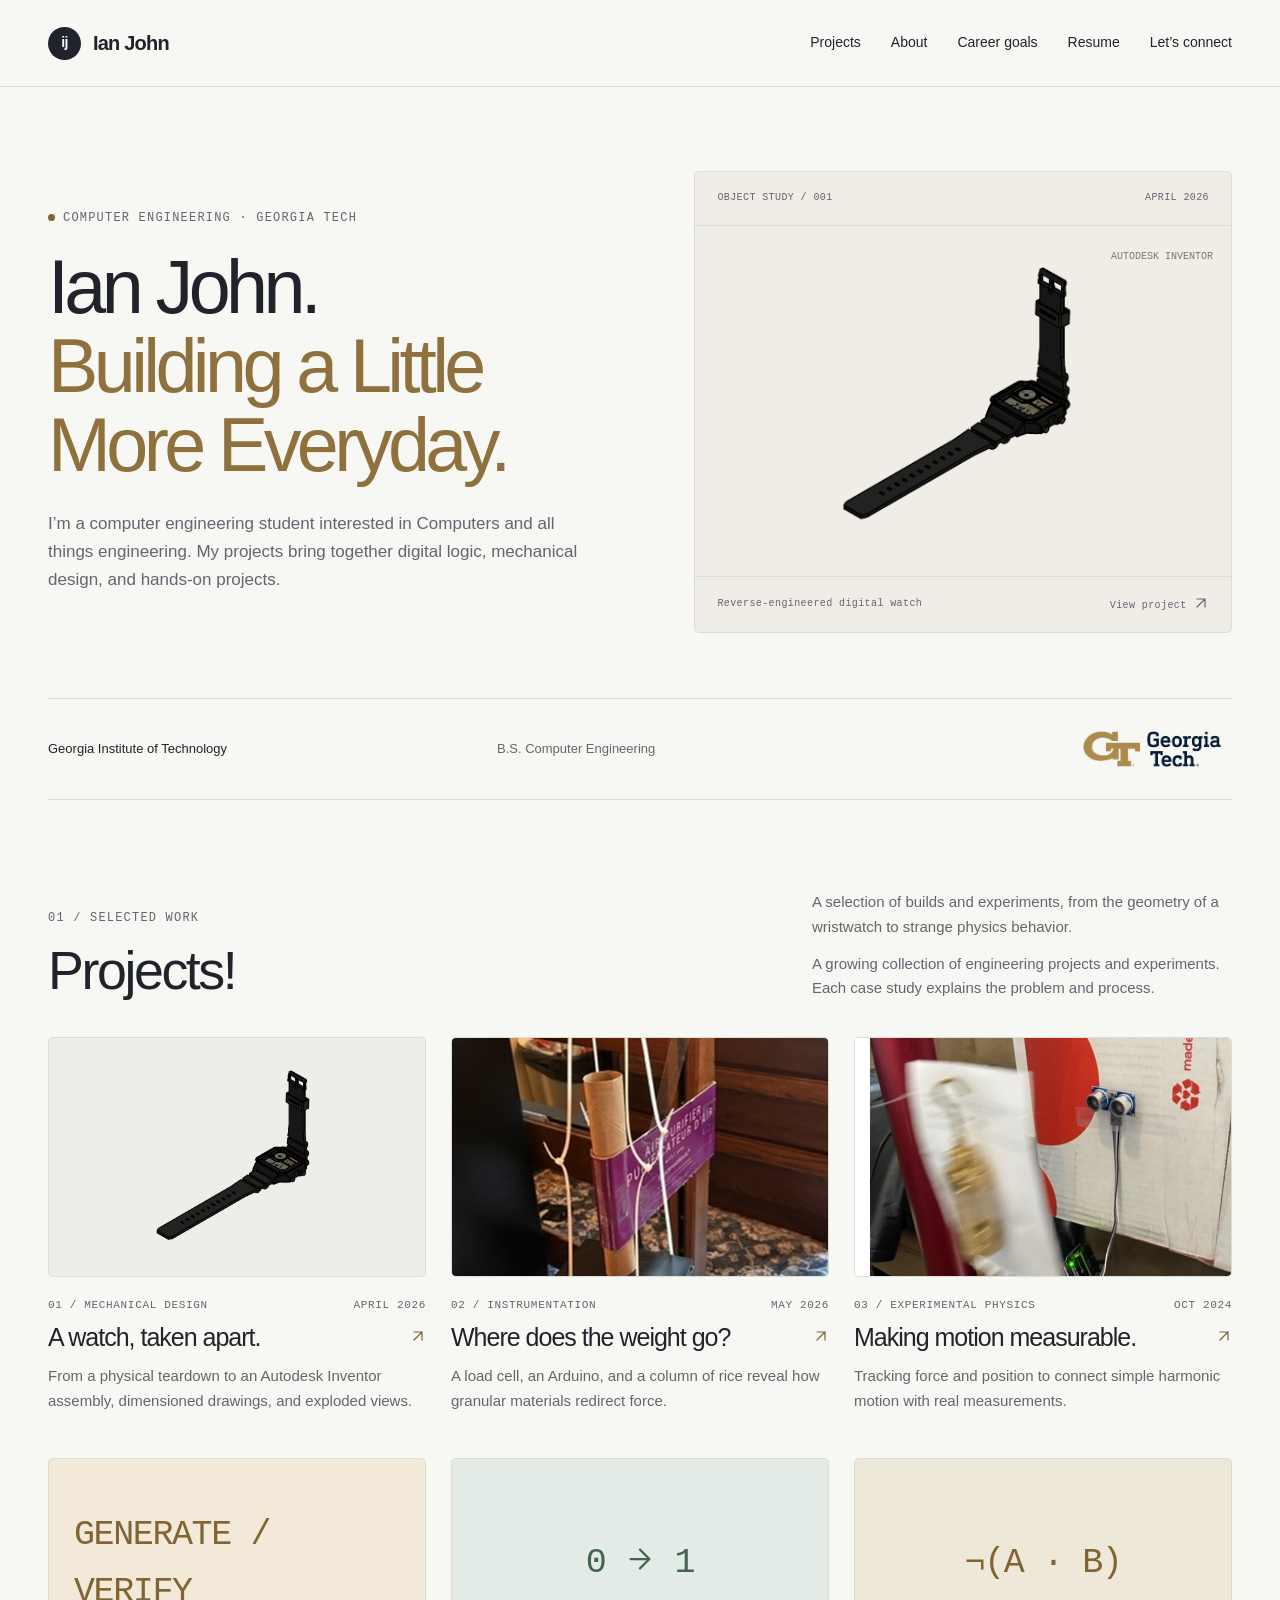
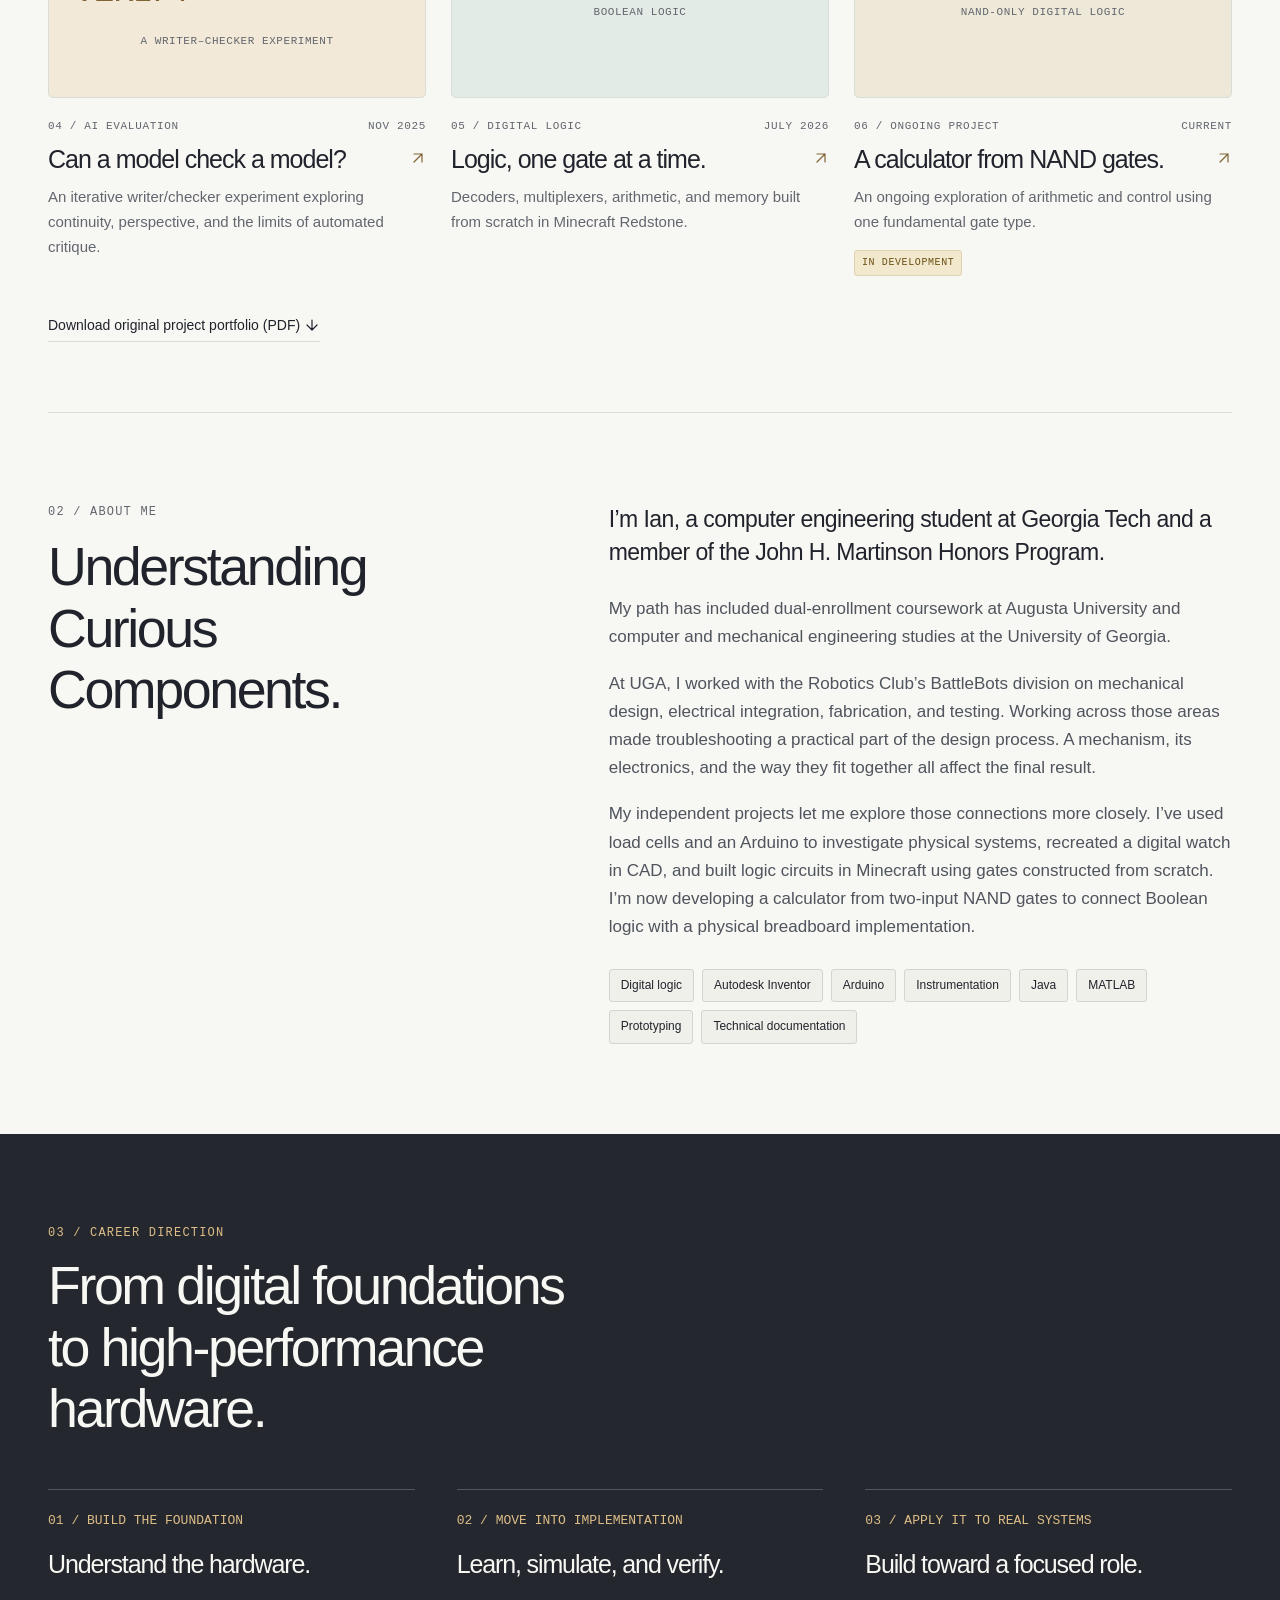
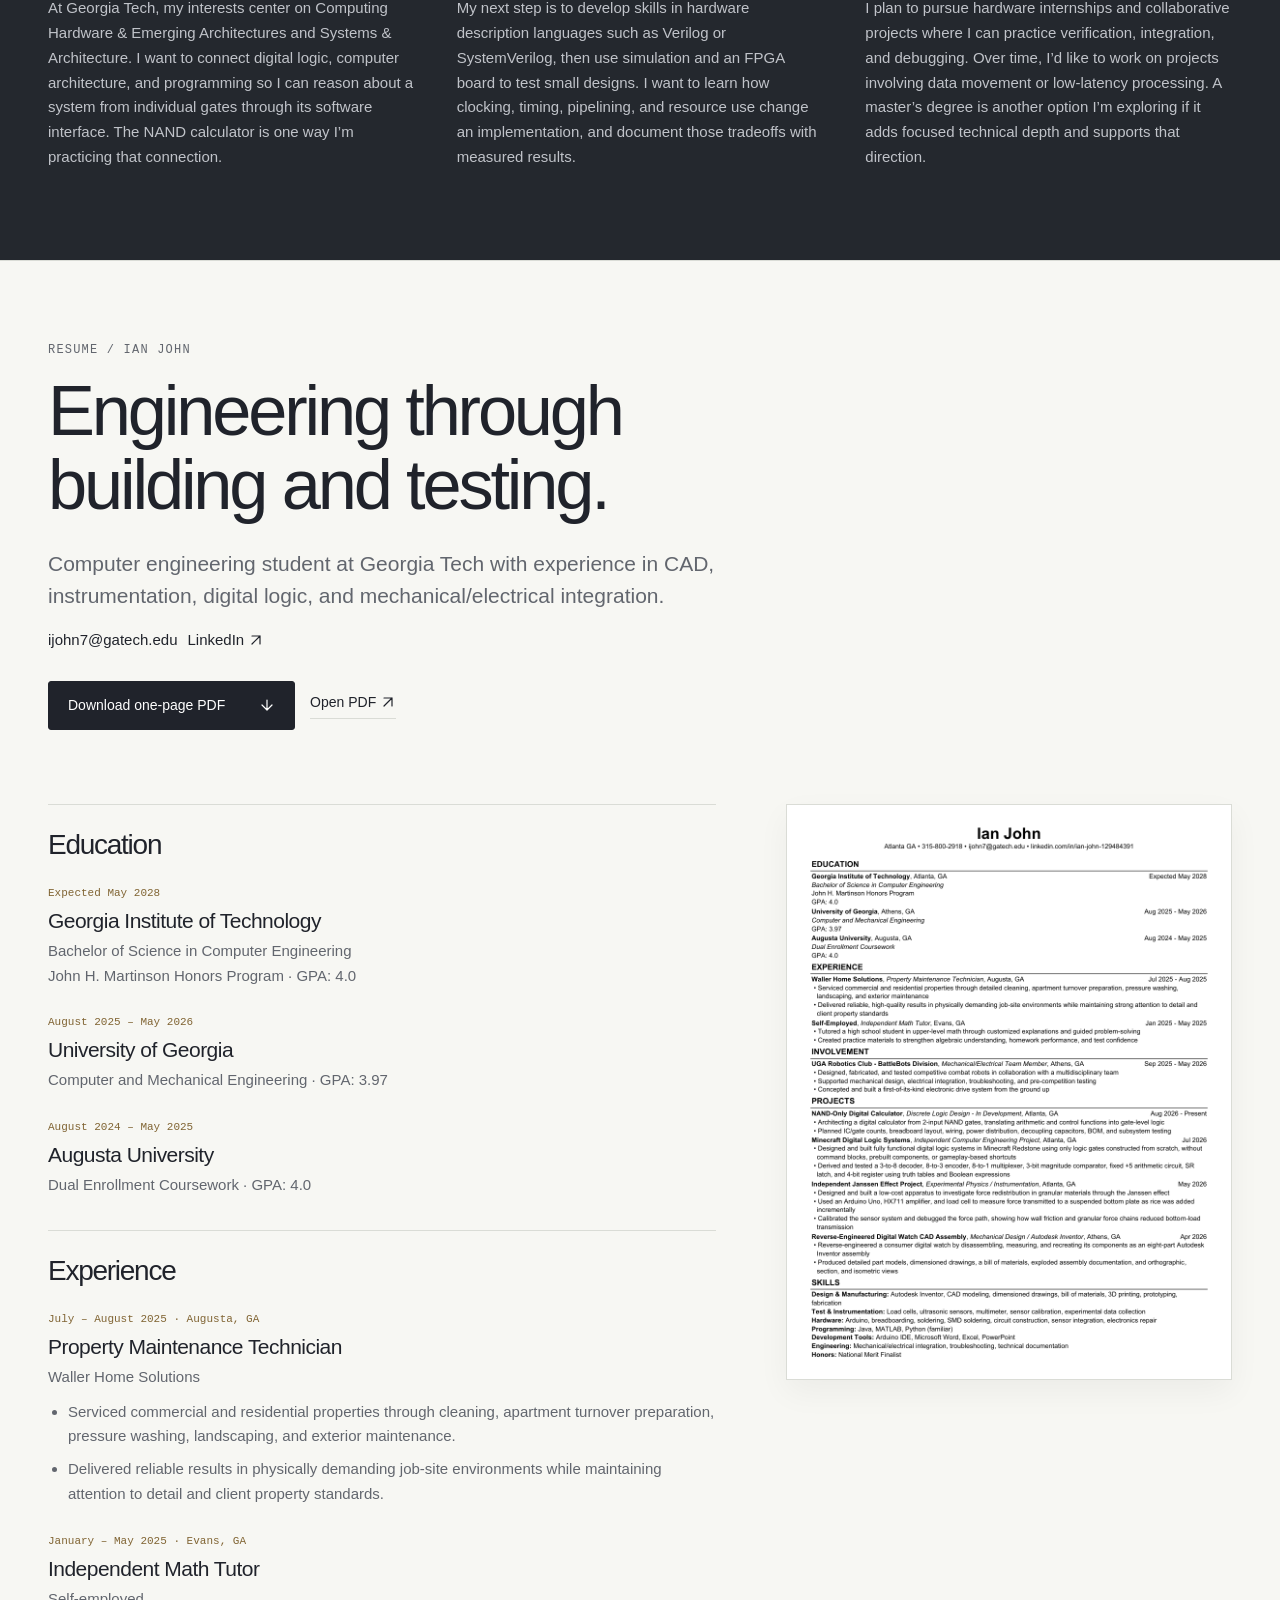
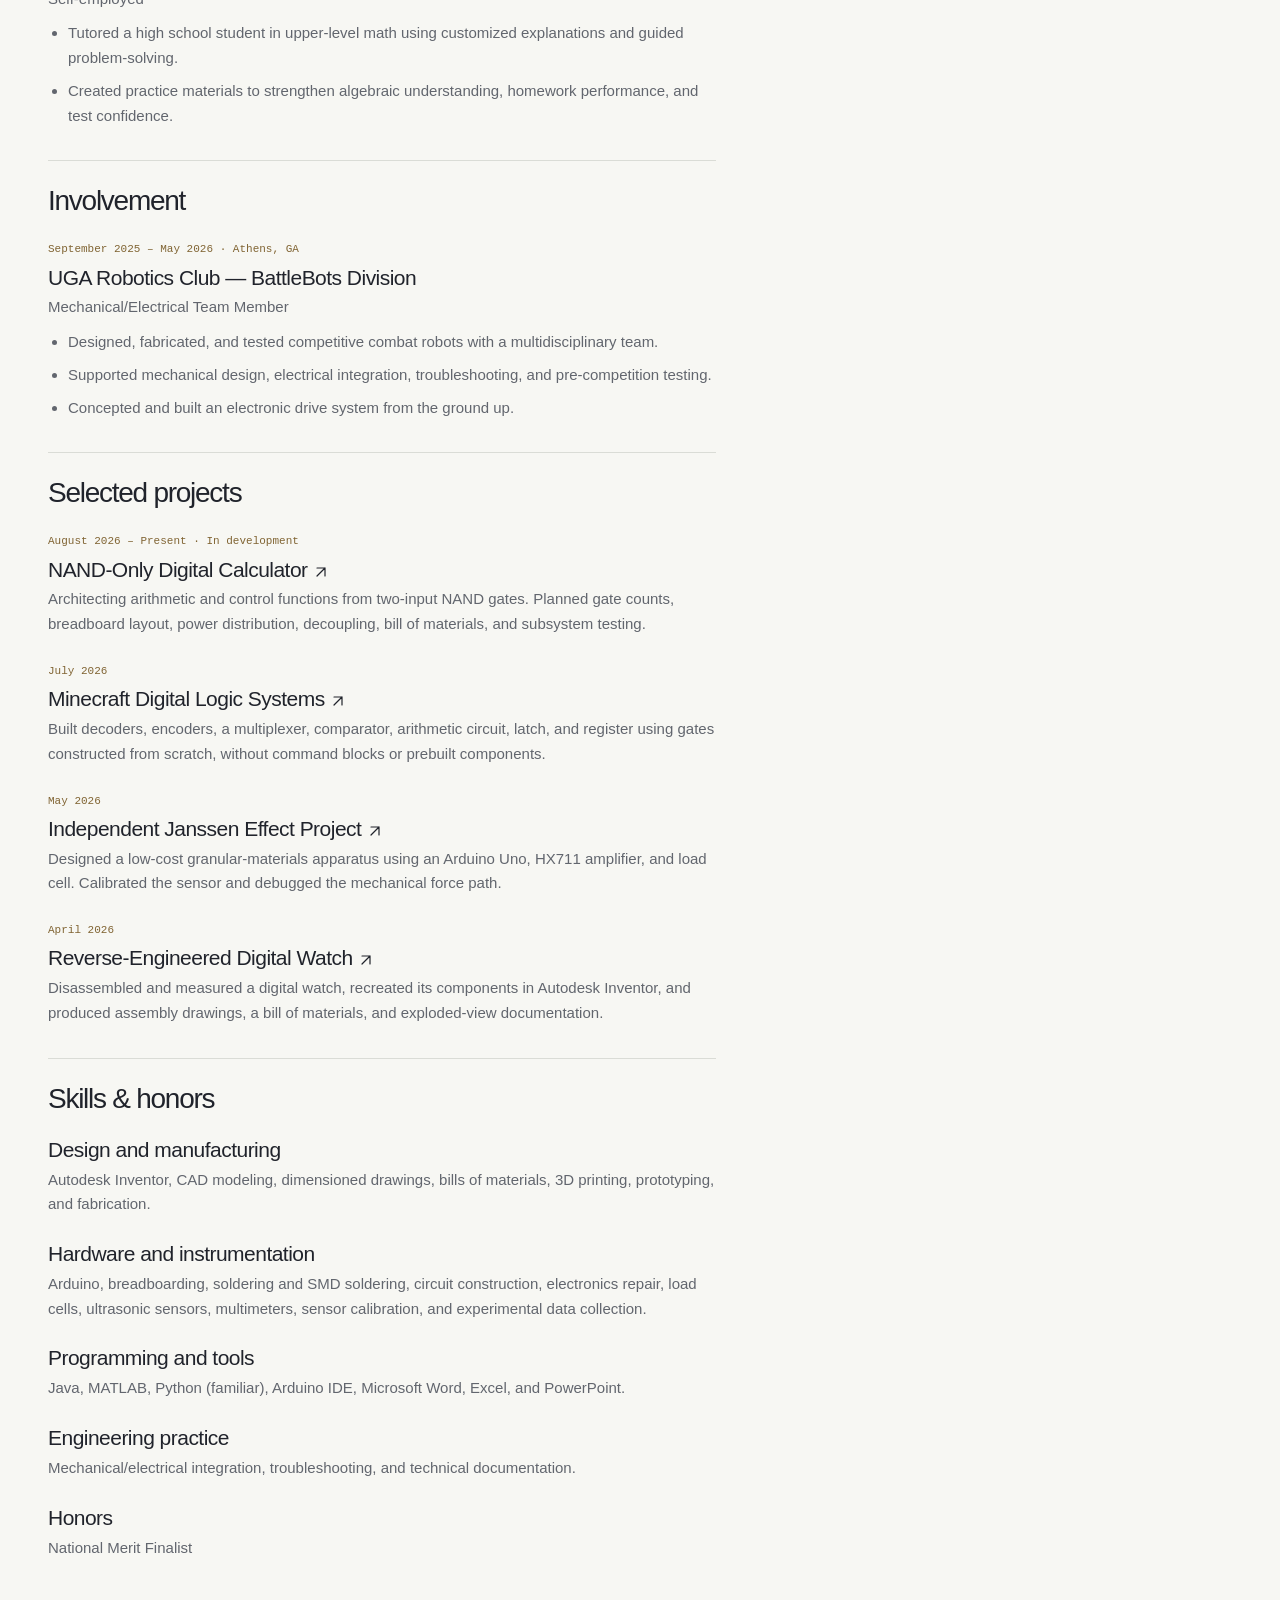
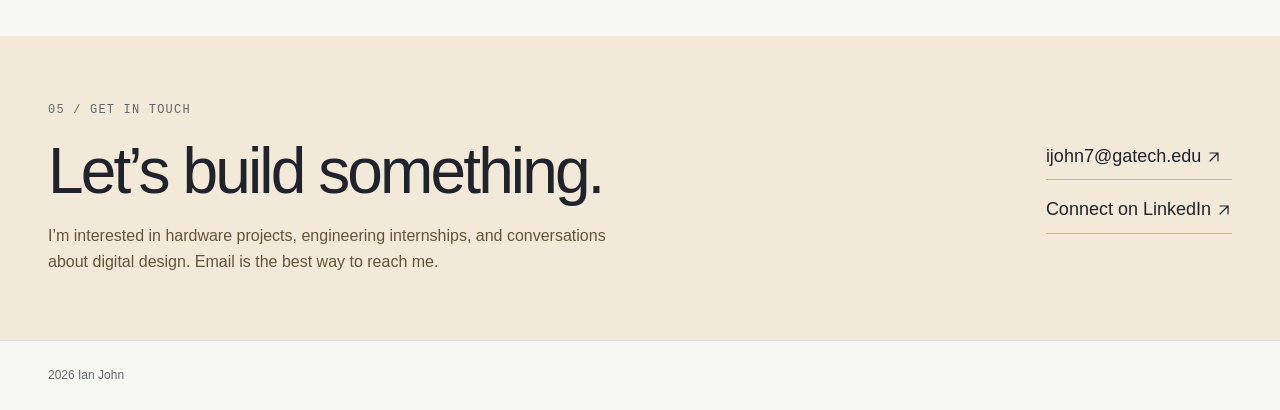
<file: index.html>
<!DOCTYPE html>

<html lang="en"><head><meta charset="utf-8"/><meta content="width=device-width,initial-scale=1" name="viewport"/><title>Computer Engineering Portfolio | Ian John</title><meta content="Ian John, a Georgia Tech computer engineering student. Explore projects in digital logic, CAD, instrumentation, and experimental physics." name="description"/><meta content="#f7f7f3" name="theme-color"/><link href="assets/favicon.svg" rel="icon" type="image/svg+xml"/><link href="styles.css" rel="stylesheet"/><script defer="" src="site.js"></script><link href="editor.css" rel="stylesheet"/></head>
<body class="single-page"><a class="skip" href="#main">Skip to content</a>
<header class="site-header"><div class="wrap header-inner"><a aria-label="Ian John home" class="brand" href="#main"><span aria-hidden="true" class="monogram">ij</span>Ian John</a><button aria-controls="site-nav" aria-expanded="false" class="menu-toggle">Menu +</button><nav aria-label="Main navigation" class="nav" id="site-nav"><a href="#projects">Projects</a><a href="#about">About</a><a href="#goals">Career goals</a><a href="#resume">Resume</a><a href="#contact">Let’s connect <span aria-hidden="true"></span></a></nav></div></header>
<main id="main"><div class="wrap"><section aria-label="Introduction" class="hero"><div class="hero-copy"><div class="eyebrow"><span class="dot"></span><span data-edit-key="a685ad3d7c764cdb-1">Computer engineering · Georgia Tech</span></div><h1><span data-edit-key="9c3a35f0f0b3dec5-1">Ian John.</span><br/><span><span data-edit-key="fc3f55e8f7ccf53f-1">Building a Little</span><br/><span data-edit-key="6bfe408c03d20a86-1">More Everyday.</span></span></h1><p data-edit-key="39e483b9a95dbe04-1">I’m a computer engineering student interested in Computers and all things engineering. My projects bring together digital logic, mechanical design, and hands-on projects.</p></div><figure class="hero-art"><div class="art-top"><span data-edit-key="3095f8e790d6c8d8-1">OBJECT STUDY / 001</span><span data-edit-key="15669305436d9037-1">APRIL 2026</span></div><svg aria-label="Isometric view of my reverse-engineered digital watch CAD assembly" class="watch-view" role="img" viewbox="820 65 620 640"><svg height="640" overflow="hidden" viewbox="820 65 620 640" width="620" x="820" y="65"><image height="1404" href="assets/watch-assembly.png" width="1985"/></svg></svg><div class="art-caption"><span data-edit-key="0b4f36f2b341a817-1">AUTODESK INVENTOR</span><br/><span data-edit-key="a53bcd794b19a194-1">
</span></div><figcaption class="art-bottom"><span data-edit-key="91e58134459ab2da-1">Reverse-engineered digital watch</span><a href="#project-watch"><span data-edit-key="c5f042699bd28398-1">View project </span><svg aria-hidden="true" class="inline-icon" viewbox="0 0 16 16"><path d="M4 12 12 4M4 4h8v8" fill="none" stroke="currentColor" stroke-linecap="round" stroke-linejoin="round" stroke-width="1.2"></path></svg></a></figcaption></figure></section><div class="hero-meta"><div data-edit-key="c8532276ede4b195-1">Georgia Institute of Technology</div><div><span data-edit-key="e07951a842db744a-1">B.S. Computer Engineering
</span></div><div><span data-edit-key="b916da6b9d57d456-1"></span><img alt="Georgia Tech" class="gt-logo" decoding="async" height="266" src="assets/georgia-tech-logo.png" width="750"/></div></div>
<section class="section project-listing" id="projects"><div class="section-head"><div><div class="eyebrow" data-edit-key="a1e81f925753caed-1">01 / Selected work</div><h2 data-edit-key="ab6bc5a24221ee4e-1">Projects!</h2></div><div class="section-intro"><p data-edit-key="c30d156ceb70eebb-1">A selection of builds and experiments, from the geometry of a wristwatch to strange physics behavior.</p><p data-edit-key="61079381a72c5334-1">A growing collection of engineering projects and experiments. Each case study explains the problem and process.</p></div></div><div class="project-grid"><a class="project-card" href="#project-watch"><div class="card-image watch"><svg aria-label="Isometric view of my reverse-engineered digital watch CAD assembly" class="watch-view" role="img" viewbox="820 65 620 640"><svg height="640" overflow="hidden" viewbox="820 65 620 640" width="620" x="820" y="65"><image height="1404" href="assets/watch-assembly.png" width="1985"/></svg></svg></div><div class="card-meta"><span data-edit-key="23c7618494e54f3b-1">01 / Mechanical design</span><span data-edit-key="539b57e59f084995-1">April 2026</span></div><h3><span data-edit-key="dd3395872d6cd7a4-1">A watch, taken apart.</span><span aria-hidden="true"><svg aria-hidden="true" class="inline-icon" viewbox="0 0 16 16"><path d="M4 12 12 4M4 4h8v8" fill="none" stroke="currentColor" stroke-linecap="round" stroke-linejoin="round" stroke-width="1.2"></path></svg></span></h3><p data-edit-key="b5cf76db498ee582-1">From a physical teardown to an Autodesk Inventor assembly, dimensioned drawings, and exploded views.</p></a><a class="project-card" href="#project-janssen"><div class="card-image janssen-rig.jpg"><img alt="Suspended cardboard tube and bottom plate in the Janssen-effect apparatus" decoding="async" loading="lazy" src="assets/janssen-rig.jpg"/></div><div class="card-meta"><span data-edit-key="cba51aecea14808c-1">02 / Instrumentation</span><span data-edit-key="f6477c41cf42ba60-1">May 2026</span></div><h3><span data-edit-key="fdce5439893cf5d7-1">Where does the weight go?</span><span aria-hidden="true"><svg aria-hidden="true" class="inline-icon" viewbox="0 0 16 16"><path d="M4 12 12 4M4 4h8v8" fill="none" stroke="currentColor" stroke-linecap="round" stroke-linejoin="round" stroke-width="1.2"></path></svg></span></h3><p data-edit-key="3384e3576adab27c-1">A load cell, an Arduino, and a column of rice reveal how granular materials redirect force.</p></a><a class="project-card" href="#project-pendulum"><div class="card-image pendulum-position.jpg"><img alt="Paper target attached to a pendulum for ultrasonic position measurement" decoding="async" loading="lazy" src="assets/pendulum-position.jpg"/></div><div class="card-meta"><span data-edit-key="4547dbf6f5a1841e-1">03 / Experimental physics</span><span data-edit-key="ef3d3c69a0ab0601-1">Oct 2024</span></div><h3><span data-edit-key="c054d8637250619f-1">Making motion measurable.</span><span aria-hidden="true"><svg aria-hidden="true" class="inline-icon" viewbox="0 0 16 16"><path d="M4 12 12 4M4 4h8v8" fill="none" stroke="currentColor" stroke-linecap="round" stroke-linejoin="round" stroke-width="1.2"></path></svg></span></h3><p data-edit-key="67c6004ecb374048-1">Tracking force and position to connect simple harmonic motion with real measurements.</p></a><a class="project-card" href="#project-llm"><div class="card-image llm"><span class="circuit-title" data-edit-key="0ea7cb189cdca485-1">GENERATE / VERIFY</span><span class="circuit-label" data-edit-key="62527abe25097288-1">A WRITER–CHECKER EXPERIMENT</span></div><div class="card-meta"><span data-edit-key="adcf2df2c6de6f84-1">04 / AI evaluation</span><span data-edit-key="ef3d3c69a0ab0601-2">nov 2025</span></div><h3><span data-edit-key="8ce4180d33806544-1">Can a model check a model?</span><span aria-hidden="true"><svg aria-hidden="true" class="inline-icon" viewbox="0 0 16 16"><path d="M4 12 12 4M4 4h8v8" fill="none" stroke="currentColor" stroke-linecap="round" stroke-linejoin="round" stroke-width="1.2"></path></svg></span></h3><p data-edit-key="27bac810c9b67242-1">An iterative writer/checker experiment exploring continuity, perspective, and the limits of automated critique.</p></a><a class="project-card" href="#project-redstone"><div class="card-image logic"><span class="circuit-title"><span data-edit-key="22601fa3248641bc-1">0 </span><svg aria-hidden="true" class="inline-icon" viewbox="0 0 16 16"><path d="M3 8h10M8 3l5 5-5 5" fill="none" stroke="currentColor" stroke-linecap="round" stroke-linejoin="round" stroke-width="1.2"></path></svg><span data-edit-key="e9e2ff7abaafc8ae-1"> 1</span></span><span class="circuit-label" data-edit-key="b7ea913476c56a4c-1">BOOLEAN LOGIC</span></div><div class="card-meta"><span data-edit-key="5f2ca2ecd5f78774-1">05 / Digital logic</span><span data-edit-key="070a183f7898233e-1">July 2026</span></div><h3><span data-edit-key="3fa8977a2921250b-1">Logic, one gate at a time.</span><span aria-hidden="true"><svg aria-hidden="true" class="inline-icon" viewbox="0 0 16 16"><path d="M4 12 12 4M4 4h8v8" fill="none" stroke="currentColor" stroke-linecap="round" stroke-linejoin="round" stroke-width="1.2"></path></svg></span></h3><p data-edit-key="7fc355db22e651ee-1">Decoders, multiplexers, arithmetic, and memory built from scratch in Minecraft Redstone.</p></a><a class="project-card" href="#project-nand"><div class="card-image nand"><span class="circuit-title" data-edit-key="e32244e1a2a35248-1">¬(A · B)</span><span class="circuit-label" data-edit-key="54f3b89752a1d74e-1">NAND-ONLY DIGITAL LOGIC</span></div><div class="card-meta"><span data-edit-key="5579fd455199a9f0-1">06 / ongoing Project</span><span data-edit-key="ef3d3c69a0ab0601-3">Current</span></div><h3><span data-edit-key="05b953eeb237e365-1">A calculator from NAND gates.</span><span aria-hidden="true"><svg aria-hidden="true" class="inline-icon" viewbox="0 0 16 16"><path d="M4 12 12 4M4 4h8v8" fill="none" stroke="currentColor" stroke-linecap="round" stroke-linejoin="round" stroke-width="1.2"></path></svg></span></h3><p data-edit-key="1c93191e950019b5-1">An ongoing exploration of arithmetic and control using one fundamental gate type.</p><span class="status project-status" data-edit-key="58530995e21d43ef-1">In development</span></a></div><div class="actions"><a class="text-link" download="" href="assets/Ian_John_Project_Portfolio.pdf"><span data-edit-key="7ba3a2f5047cb845-1">Download original project portfolio (PDF) </span><svg aria-hidden="true" class="inline-icon" viewbox="0 0 16 16"><path d="M8 3v10M3 8l5 5 5-5" fill="none" stroke="currentColor" stroke-linecap="round" stroke-linejoin="round" stroke-width="1.2"></path></svg></a></div></section>
<section class="section section-break" id="about"><div class="about-grid"><div class="about-intro"><div class="eyebrow" data-edit-key="0a21610f9d58041a-1">02 / About me</div><h2><span data-edit-key="a4a8507d51e56028-1">Understanding Curious </span><br/><span data-edit-key="9e542aa413ab386b-1">Components.</span></h2><p class="big-quote" data-edit-key="7b5e4ed39ebec814-1">
</p></div><div class="body-copy"><p class="lead" data-edit-key="87e1632192dd89a4-1">I’m Ian, a computer engineering student at Georgia Tech and a member of the John H. Martinson Honors Program.</p><p data-edit-key="e376a064f07a1e52-1">My path has included dual-enrollment coursework at Augusta University and computer and mechanical engineering studies at the University of Georgia.</p><p data-edit-key="b3e3e6d87cb5e001-1">At UGA, I worked with the Robotics Club’s BattleBots division on mechanical design, electrical integration, fabrication, and testing. Working across those areas made troubleshooting a practical part of the design process. A mechanism, its electronics, and the way they fit together all affect the final result.</p><p data-edit-key="5c08469796d38e87-1">My independent projects let me explore those connections more closely. I’ve used load cells and an Arduino to investigate physical systems, recreated a digital watch in CAD, and built logic circuits in Minecraft using gates constructed from scratch. I’m now developing a calculator from two-input NAND gates to connect Boolean logic with a physical breadboard implementation.</p><p data-edit-key="43f71f2ccec62ebf-1">
</p><div aria-label="Skills" class="skill-list"><span data-edit-key="f2e5e8b7e7cd42c2-2">Digital logic</span><span data-edit-key="5a68483281a4b6e9-1">Autodesk Inventor</span><span data-edit-key="e24f8584386226e9-1">Arduino</span><span data-edit-key="77d4f6a7cf00e4f5-1">Instrumentation</span><span data-edit-key="40279cb50e180e6f-1">Java</span><span data-edit-key="d8fd2bbaf162cf95-1">MATLAB</span><span data-edit-key="caad687ca04698fa-1">Prototyping</span><span data-edit-key="7c4aa271ce5611be-1">Technical documentation</span></div></div></div><div class="experience-list"><article><div class="eyebrow" data-edit-key="a83842d696f4c8ca-1">
</div><h3 data-edit-key="d9c00e230f1f19c2-1">
</h3><p data-edit-key="059a1d09025e2026-1">
</p></article><article><div class="eyebrow" data-edit-key="b92ec08a0d89a686-1">
</div><h3 data-edit-key="cf33d79b1f6ca64a-1">
</h3><p data-edit-key="5e70206f4fb060be-1">
</p></article><article><div class="eyebrow" data-edit-key="5af7a329d00f5593-1">
</div><h3 data-edit-key="34a21ed4eb1870aa-1">
</h3><p data-edit-key="909d1e4f61403ec0-1">
</p></article></div></section></div>
<section class="section goals" id="goals"><div class="wrap"><div class="section-head"><div><div class="eyebrow" data-edit-key="34415806ee5e667e-1">03 / Career direction</div><h2><span data-edit-key="5f03b1f633eb5fcc-1">From digital foundations</span><br/><span data-edit-key="5a1de51f05a0a0b5-1">to high-performance hardware.</span></h2></div><p class="section-intro" data-edit-key="fff52a4dfdd52143-1">
</p></div><div class="goal-grid"><article class="goal-step"><div class="step-number" data-edit-key="786b7d73763aadfb-1">01 / BUILD THE FOUNDATION</div><h3 data-edit-key="b1a5019445752dbd-1">Understand the hardware.</h3><p data-edit-key="46b17766fc9fc48f-1">At Georgia Tech, my interests center on Computing Hardware &amp; Emerging Architectures and Systems &amp; Architecture. I want to connect digital logic, computer architecture, and programming so I can reason about a system from individual gates through its software interface. The NAND calculator is one way I’m practicing that connection.</p></article><article class="goal-step"><div class="step-number" data-edit-key="0daf6cb549aadef3-1">02 / MOVE INTO IMPLEMENTATION</div><h3 data-edit-key="4bbf2057f171e0d9-1">Learn, simulate, and verify.</h3><p data-edit-key="d3f3740e859c739c-1">My next step is to develop skills in hardware description languages such as Verilog or SystemVerilog, then use simulation and an FPGA board to test small designs. I want to learn how clocking, timing, pipelining, and resource use change an implementation, and document those tradeoffs with measured results.</p></article><article class="goal-step"><div class="step-number" data-edit-key="207fb3d3a79e20bc-1">03 / APPLY IT TO REAL SYSTEMS</div><h3 data-edit-key="1fac5266d8cc2931-1">Build toward a focused role.</h3><p data-edit-key="3cb639893e86cf0e-1">I plan to pursue hardware internships and collaborative projects where I can practice verification, integration, and debugging. Over time, I’d like to work on projects involving data movement or low-latency processing. A master’s degree is another option I’m exploring if it adds focused technical depth and supports that direction.</p></article></div><p class="goal-note" data-edit-key="48efc61727484248-1">
</p></div></section>
<section aria-labelledby="resume-title" class="resume-section section-break" id="resume"><div class="wrap"><section class="project-hero"><div class="eyebrow" data-edit-key="3e41b0bb0a2aae1b-1">Resume / Ian John</div><h2 id="resume-title"><span data-edit-key="557f3bfe70b18b52-1">Engineering through</span><br/><span data-edit-key="047050a0fa67b620-1">building and testing.</span></h2><p class="project-summary" data-edit-key="735e90cca49d7164-1">Computer engineering student at Georgia Tech with experience in CAD, instrumentation, digital logic, and mechanical/electrical integration.</p><div class="resume-contact"><a href="mailto:ijohn7@gatech.edu">ijohn7@gatech.edu</a><span data-edit-key="0a8cbb61c965a8d2-1">  </span><a href="https://www.linkedin.com/in/ian-john-129484391/" rel="noopener" target="_blank"><span data-edit-key="5d4a8016a3fa07ed-1">LinkedIn </span><svg aria-hidden="true" class="inline-icon" viewbox="0 0 16 16"><path d="M4 12 12 4M4 4h8v8" fill="none" stroke="currentColor" stroke-linecap="round" stroke-linejoin="round" stroke-width="1.2"></path></svg></a></div><div class="actions"><a class="button" download="" href="assets/Ian_John_Resume.pdf"><span data-edit-key="e2690cc7bcdfb27f-1">Download one-page PDF </span><svg aria-hidden="true" class="inline-icon" viewbox="0 0 16 16"><path d="M8 3v10M3 8l5 5 5-5" fill="none" stroke="currentColor" stroke-linecap="round" stroke-linejoin="round" stroke-width="1.2"></path></svg></a><a class="text-link" href="assets/Ian_John_Resume.pdf" rel="noopener" target="_blank"><span data-edit-key="2ede69e7f7d5c68d-1">Open PDF </span><svg aria-hidden="true" class="inline-icon" viewbox="0 0 16 16"><path d="M4 12 12 4M4 4h8v8" fill="none" stroke="currentColor" stroke-linecap="round" stroke-linejoin="round" stroke-width="1.2"></path></svg></a></div></section><div class="resume-layout"><div class="resume-content"><section><h3 data-edit-key="0130293eadb00add-1">Education</h3><article><div class="date" data-edit-key="abf904d376be8ba1-1">Expected May 2028</div><h4 data-edit-key="4500452c3859e603-1">Georgia Institute of Technology</h4><p><span data-edit-key="3ad244eb37283ddc-1">Bachelor of Science in Computer Engineering</span><br/><span data-edit-key="5e0a8495083cef3f-1">John H. Martinson Honors Program · GPA: 4.0</span></p></article><article><div class="date" data-edit-key="19923d5c9545dbaa-1">August 2025 – May 2026</div><h4 data-edit-key="6b7d9b7d49889733-1">University of Georgia</h4><p data-edit-key="fd84e437f04e8c73-1">Computer and Mechanical Engineering · GPA: 3.97</p></article><article><div class="date" data-edit-key="ee6bd513f7b209fc-1">August 2024 – May 2025</div><h4 data-edit-key="5c40d6df1fdf58e6-1">Augusta University</h4><p data-edit-key="6609087f373e0c02-1">Dual Enrollment Coursework · GPA: 4.0</p></article></section><section><h3 data-edit-key="f69c5c114b5fcb80-1">Experience</h3><article><div class="date" data-edit-key="6c48c4808286ad8a-1">July – August 2025 · Augusta, GA</div><h4 data-edit-key="6e84171a7a9a24f1-1">Property Maintenance Technician</h4><p data-edit-key="6d3677d11ea9c346-1">Waller Home Solutions</p><ul><li data-edit-key="5b9aeea5cde465db-1">Serviced commercial and residential properties through cleaning, apartment turnover preparation, pressure washing, landscaping, and exterior maintenance.</li><li data-edit-key="1d7167eb60e4d93a-1">Delivered reliable results in physically demanding job-site environments while maintaining attention to detail and client property standards.</li></ul></article><article><div class="date" data-edit-key="5d8d5a905dfab1c8-1">January – May 2025 · Evans, GA</div><h4 data-edit-key="125b02a6bb36a8e2-1">Independent Math Tutor</h4><p data-edit-key="a40bd89a652df167-1">Self-employed</p><ul><li data-edit-key="75bc31dcd90678a1-1">Tutored a high school student in upper-level math using customized explanations and guided problem-solving.</li><li data-edit-key="19f6e86837448b82-1">Created practice materials to strengthen algebraic understanding, homework performance, and test confidence.</li></ul></article></section><section><h3 data-edit-key="ec47c4b56e0fad3b-1">Involvement</h3><article><div class="date" data-edit-key="f367fb96eb07d944-1">September 2025 – May 2026 · Athens, GA</div><h4 data-edit-key="9392f2c3847d7b6a-1">UGA Robotics Club — BattleBots Division</h4><p data-edit-key="f19a171e4a481d65-1">Mechanical/Electrical Team Member</p><ul><li data-edit-key="b24618ff3a99d8cf-1">Designed, fabricated, and tested competitive combat robots with a multidisciplinary team.</li><li data-edit-key="f54dcf3f4a22f2a6-1">Supported mechanical design, electrical integration, troubleshooting, and pre-competition testing.</li><li data-edit-key="4212164ae772699e-1">Concepted and built an electronic drive system from the ground up.</li></ul></article></section><section><h3 data-edit-key="e8cce40e7e1cddc1-1">Selected projects</h3><article><div class="date" data-edit-key="ce75ec59e219bb01-1">August 2026 – Present · In development</div><h4><a href="#project-nand"><span data-edit-key="842535e0061e5180-1">NAND-Only Digital Calculator </span><svg aria-hidden="true" class="inline-icon" viewbox="0 0 16 16"><path d="M4 12 12 4M4 4h8v8" fill="none" stroke="currentColor" stroke-linecap="round" stroke-linejoin="round" stroke-width="1.2"></path></svg></a></h4><p data-edit-key="cbfe429ee09891a4-1">Architecting arithmetic and control functions from two-input NAND gates. Planned gate counts, breadboard layout, power distribution, decoupling, bill of materials, and subsystem testing.</p></article><article><div class="date" data-edit-key="168c51a24a5a3ac9-1">July 2026</div><h4><a href="#project-redstone"><span data-edit-key="a8b1201b1283e71c-1">Minecraft Digital Logic Systems </span><svg aria-hidden="true" class="inline-icon" viewbox="0 0 16 16"><path d="M4 12 12 4M4 4h8v8" fill="none" stroke="currentColor" stroke-linecap="round" stroke-linejoin="round" stroke-width="1.2"></path></svg></a></h4><p data-edit-key="76ae5f5e00263d83-1">Built decoders, encoders, a multiplexer, comparator, arithmetic circuit, latch, and register using gates constructed from scratch, without command blocks or prebuilt components.</p></article><article><div class="date" data-edit-key="a421fa52d22e7fc1-1">May 2026</div><h4><a href="#project-janssen"><span data-edit-key="2ad8a94a93537dfe-1">Independent Janssen Effect Project </span><svg aria-hidden="true" class="inline-icon" viewbox="0 0 16 16"><path d="M4 12 12 4M4 4h8v8" fill="none" stroke="currentColor" stroke-linecap="round" stroke-linejoin="round" stroke-width="1.2"></path></svg></a></h4><p data-edit-key="18357f48d241e9f4-1">Designed a low-cost granular-materials apparatus using an Arduino Uno, HX711 amplifier, and load cell. Calibrated the sensor and debugged the mechanical force path.</p></article><article><div class="date" data-edit-key="7ad1cdf44b1c365a-1">April 2026</div><h4><a href="#project-watch"><span data-edit-key="fa1b196e82edd311-1">Reverse-Engineered Digital Watch </span><svg aria-hidden="true" class="inline-icon" viewbox="0 0 16 16"><path d="M4 12 12 4M4 4h8v8" fill="none" stroke="currentColor" stroke-linecap="round" stroke-linejoin="round" stroke-width="1.2"></path></svg></a></h4><p data-edit-key="2ab8ab8627e39caa-1">Disassembled and measured a digital watch, recreated its components in Autodesk Inventor, and produced assembly drawings, a bill of materials, and exploded-view documentation.</p></article></section><section><h3 data-edit-key="6f896194ac3ee52e-1">Skills &amp; honors</h3><article><h4 data-edit-key="8263e54a678458d1-1">Design and manufacturing</h4><p data-edit-key="dd3930e85bc8cc24-1">Autodesk Inventor, CAD modeling, dimensioned drawings, bills of materials, 3D printing, prototyping, and fabrication.</p></article><article><h4 data-edit-key="a304cdafce93d38f-1">Hardware and instrumentation</h4><p data-edit-key="ad65e312a3245335-1">Arduino, breadboarding, soldering and SMD soldering, circuit construction, electronics repair, load cells, ultrasonic sensors, multimeters, sensor calibration, and experimental data collection.</p></article><article><h4 data-edit-key="a3e654fb80bc3f6e-1">Programming and tools</h4><p data-edit-key="f857d32f5be33487-1">Java, MATLAB, Python (familiar), Arduino IDE, Microsoft Word, Excel, and PowerPoint.</p></article><article><h4 data-edit-key="f0c5e2d7fc308022-1">Engineering practice</h4><p data-edit-key="91134909eccc2597-1">Mechanical/electrical integration, troubleshooting, and technical documentation.</p></article><article><h4 data-edit-key="8b6e826d450c24b7-1">Honors</h4><p data-edit-key="ad3bcf5ab3d0e709-1">National Merit Finalist</p></article></section></div><figure class="resume-preview"><a href="assets/Ian_John_Resume.pdf" rel="noopener" target="_blank"><img alt="Preview of Ian John’s one-page resume. The same information is available as text on this page." loading="lazy" src="assets/resume-preview.png"/></a><figcaption data-edit-key="0e85cd4377f58001-1">
</figcaption></figure></div></div></section>
<section class="contact" id="contact"><div class="wrap contact-grid"><div><div class="eyebrow" data-edit-key="0850fac35e97aa24-1">05 / Get in touch</div><h2 data-edit-key="d27244245fc20483-1">Let’s build something.</h2><p data-edit-key="c71d9aa0e0a63d3f-1">I’m interested in hardware projects, engineering internships, and conversations about digital design. Email is the best way to reach me.</p></div><div class="contact-links"><a href="mailto:ijohn7@gatech.edu">ijohn7@gatech.edu <svg aria-hidden="true" class="inline-icon" viewbox="0 0 16 16"><path d="M4 12 12 4M4 4h8v8" fill="none" stroke="currentColor" stroke-linecap="round" stroke-linejoin="round" stroke-width="1.2"></path></svg></a><a href="https://www.linkedin.com/in/ian-john-129484391/" rel="noopener" target="_blank"><span data-edit-key="bd216037792c933f-1">Connect on LinkedIn </span><svg aria-hidden="true" class="inline-icon" viewbox="0 0 16 16"><path d="M4 12 12 4M4 4h8v8" fill="none" stroke="currentColor" stroke-linecap="round" stroke-linejoin="round" stroke-width="1.2"></path></svg></a></div></div></section><dialog aria-labelledby="watch-title" class="project-dialog" id="project-watch"><div class="project-dialog-bar"><span class="eyebrow">PROJECT DETAILS</span><button class="project-close" data-close-project="" type="button">Close project ×</button></div><article class="project-detail-content"><div class="wrap"><section class="project-hero"><a class="breadcrumb" href="#projects"><svg aria-hidden="true" class="inline-icon" viewbox="0 0 16 16"><path d="M13 8H3M8 3 3 8l5 5" fill="none" stroke="currentColor" stroke-linecap="round" stroke-linejoin="round" stroke-width="1.2"></path></svg><span data-edit-key="e4042643b915026b-1"> All projects</span></a><div class="eyebrow" data-edit-key="2655c8e3c75f17ef-1">Mechanical design / 01</div><h2 id="watch-title"><span data-edit-key="23886ad694e4253b-1">A watch, taken apart.</span><br/><span data-edit-key="a2e496fafe5eaf11-1">A system, understood.</span></h2><p class="project-summary" data-edit-key="05de307cb929dba1-1">Reverse-engineering a digital wristwatch through physical dissection, dimensional measurement, CAD modeling, and assembly documentation.</p><dl class="project-facts"><div><dt data-edit-key="4d47801a462cd533-1">Discipline</dt><dd data-edit-key="0bfa4a3de64c992d-1">Mechanical design / reverse engineering</dd></div><div><dt data-edit-key="289e47851f5f6fb3-1">Tools</dt><dd data-edit-key="22979d23332114f1-1">Autodesk Inventor</dd></div><div><dt data-edit-key="ace7c2048b25afc5-1">Completed</dt><dd data-edit-key="08a314e0953dc4c1-1">April 2026</dd></div></dl></section><figure class="feature-figure"><a aria-label="Open full-size image: Complete CAD assembly drawing of the digital watch" href="assets/watch-assembly.png" rel="noopener" target="_blank"><img alt="Complete CAD assembly drawing of the digital watch" decoding="async" loading="lazy" src="assets/watch-assembly.png"/></a><figcaption data-edit-key="dc355c171087a7c7-1">Full assembly drawing with orthographic, section, and isometric views.</figcaption></figure><div class="project-body"><aside aria-label="Project resources" class="project-aside"><div class="eyebrow" data-edit-key="21e25011cf0ec893-1">Project notes</div><a href="#watch-problem"><span data-edit-key="d4e42c46672a9588-1">The problem </span><svg aria-hidden="true" class="inline-icon" viewbox="0 0 16 16"><path d="M8 3v10M3 8l5 5 5-5" fill="none" stroke="currentColor" stroke-linecap="round" stroke-linejoin="round" stroke-width="1.2"></path></svg></a><a href="#watch-process"><span data-edit-key="f9e48dc288a16a70-1">The process </span><svg aria-hidden="true" class="inline-icon" viewbox="0 0 16 16"><path d="M8 3v10M3 8l5 5 5-5" fill="none" stroke="currentColor" stroke-linecap="round" stroke-linejoin="round" stroke-width="1.2"></path></svg></a><a href="#watch-outcome"><span data-edit-key="e57c7fafb5751bce-1">The outcome </span><svg aria-hidden="true" class="inline-icon" viewbox="0 0 16 16"><path d="M8 3v10M3 8l5 5 5-5" fill="none" stroke="currentColor" stroke-linecap="round" stroke-linejoin="round" stroke-width="1.2"></path></svg></a><a href="assets/Ian_John_Project_Portfolio.pdf" rel="noopener" target="_blank"><span data-edit-key="4d6decdcbd392c0e-1">Original portfolio PDF </span><svg aria-hidden="true" class="inline-icon" viewbox="0 0 16 16"><path d="M4 12 12 4M4 4h8v8" fill="none" stroke="currentColor" stroke-linecap="round" stroke-linejoin="round" stroke-width="1.2"></path></svg></a></aside><article class="article-copy"><section id="watch-problem"><h3 data-edit-key="afe22b548f901c04-1">The problem</h3><p data-edit-key="3a0fddebc2589c41-1">A consumer digital watch packs a case, display module, bands, and small connecting parts into a compact assembly. I wanted to understand how those parts fit together by taking the device apart and reconstructing it in CAD. The goal was to produce a coherent digital assembly and technical documentation from a real physical object.</p></section><section id="watch-process"><h3 data-edit-key="020a311bd75a7f68-1">From teardown to drawing sheet</h3><p data-edit-key="6ff2cd64ba66a0dc-1">I began by disassembling the watch and photographing the assembled and separated components. I used measurements and working sketches to establish dimensional references before recreating the parts in Autodesk Inventor. The assembly included the main body, face plate, main module, back plate, long and short bands, band keeper, and spring bars.</p><p data-edit-key="93664950e85524c2-1">Each part required attention to its overall shape and the smaller features that affected how it fit into the assembly. Holes, fillets, reliefs, proportions, and material assignments all contributed to the model. Once the parts were modeled, I combined them into an assembly and used drawing sheets to communicate the result.</p><p data-edit-key="3cf603009a7a6378-1">The documentation included a bill of materials, dimensioned component drawings, an exploded assembly view, and orthographic, section, and isometric views. Together, those views show the part geometry and the relationship between components.</p><figure class=""><a aria-label="Open full-size image: Exploded CAD drawing of the watch with numbered components and a bill of materials" href="assets/watch-exploded.png" rel="noopener" target="_blank"><img alt="Exploded CAD drawing of the watch with numbered components and a bill of materials" decoding="async" loading="lazy" src="assets/watch-exploded.png"/></a><figcaption data-edit-key="b253c2846b2dddbd-1">Exploded assembly drawing from my original watch CAD project. Select any project image to view it full size.</figcaption></figure><div class="image-pair drawings"><figure class=""><a aria-label="Open full-size image: Photograph of the disassembled watch parts arranged on a surface" href="assets/watch-dissection.png" rel="noopener" target="_blank"><img alt="Photograph of the disassembled watch parts arranged on a surface" decoding="async" loading="lazy" src="assets/watch-dissection.png"/></a><figcaption data-edit-key="98408db1faa18034-1">Physical dissection and component layout.</figcaption></figure><figure class=""><a aria-label="Open full-size image: Dimensioned Autodesk Inventor drawing of the digital watch body" href="assets/watch-body.png" rel="noopener" target="_blank"><img alt="Dimensioned Autodesk Inventor drawing of the digital watch body" decoding="async" loading="lazy" src="assets/watch-body.png"/></a><figcaption data-edit-key="07ddd835f276960f-1">Main body: dimensions, sections, and isometric geometry.</figcaption></figure></div></section><section id="watch-outcome"><h3 data-edit-key="878fed6dfe53bd8f-1">The outcome</h3><p data-edit-key="2b73a8c834fe1e61-1">The finished work translated a small, irregular consumer product into an organized CAD assembly with consistent part names and drawing conventions. It also produced a visual record connecting the physical teardown to the reconstructed design.</p><p data-edit-key="d050f0185b0ad24e-1">This project gave me practice in reverse engineering, solid modeling, assembly design, and technical communication. The drawing package is useful evidence of the design process because another reader can inspect the geometry and component relationships. The work documents a reconstruction; it does not claim that a new watch was manufactured or that the modeled assembly was validated through a production run.</p><p class="source-caption" data-edit-key="6b201caf183ea194-1">Project images and drawings reproduced from my 2026 project portfolio, watch case study.</p></section></article></div><div class="next-project"><div><div class="eyebrow" data-edit-key="4a3ee2a09c425bee-1">Next project</div><h4><a data-edit-key="9b7e66704ca38f47-1" href="#project-janssen">Janssen-effect apparatus</a></h4></div><a aria-label="Next project: Janssen-effect apparatus" href="#project-janssen"><svg aria-hidden="true" class="inline-icon" viewbox="0 0 16 16"><path d="M4 12 12 4M4 4h8v8" fill="none" stroke="currentColor" stroke-linecap="round" stroke-linejoin="round" stroke-width="1.2"></path></svg></a></div></div></article></dialog><dialog aria-labelledby="janssen-title" class="project-dialog" id="project-janssen"><div class="project-dialog-bar"><span class="eyebrow">PROJECT DETAILS</span><button class="project-close" data-close-project="" type="button">Close project ×</button></div><article class="project-detail-content"><div class="wrap"><section class="project-hero"><a class="breadcrumb" href="#projects"><svg aria-hidden="true" class="inline-icon" viewbox="0 0 16 16"><path d="M13 8H3M8 3 3 8l5 5" fill="none" stroke="currentColor" stroke-linecap="round" stroke-linejoin="round" stroke-width="1.2"></path></svg><span data-edit-key="b6c424ba57c1d29b-1"> All projects</span></a><div class="eyebrow" data-edit-key="5b1558c5735d125a-1">Instrumentation / 02</div><h2 id="janssen-title"><span data-edit-key="f069aac7b9068efe-1">Where does</span><br/><span data-edit-key="c1a563748ae4e604-1">the weight go?</span></h2><p class="project-summary" data-edit-key="7ce3501602792f75-1">A low-cost experiment using rice, a load cell, and an Arduino to investigate how granular materials redirect force into container walls.</p><dl class="project-facts"><div><dt data-edit-key="854524d6298a6833-1">Discipline</dt><dd data-edit-key="403abeaed666ac60-1">Experimental physics / instrumentation</dd></div><div><dt data-edit-key="7f47b9ea4879376a-1">Hardware</dt><dd data-edit-key="856e7a9d3400ef68-1">Arduino Uno · HX711 · Load cell</dd></div><div><dt data-edit-key="5e36a90bc8a3a28a-1">Completed</dt><dd data-edit-key="87133c2759a650fd-1">May 2026</dd></div></dl></section><figure class="feature-figure"><a aria-label="Open full-size image: Suspended load-cell apparatus with cardboard tube and isolated bottom plate" href="assets/janssen-rig.jpg" rel="noopener" target="_blank"><img alt="Suspended load-cell apparatus with cardboard tube and isolated bottom plate" decoding="async" loading="lazy" src="assets/janssen-rig.jpg"/></a><figcaption data-edit-key="b102344d1ec1615a-1">The granular-materials rig, with the tube supported separately from the bottom plate.</figcaption></figure><div class="project-body"><aside aria-label="Project resources" class="project-aside"><div class="eyebrow" data-edit-key="cb893d9206357695-1">Project notes</div><a href="#janssen-problem"><span data-edit-key="1c7e61fa1c2fd87c-1">The problem </span><svg aria-hidden="true" class="inline-icon" viewbox="0 0 16 16"><path d="M8 3v10M3 8l5 5 5-5" fill="none" stroke="currentColor" stroke-linecap="round" stroke-linejoin="round" stroke-width="1.2"></path></svg></a><a href="#janssen-process"><span data-edit-key="f994dfaee477aa06-1">The process </span><svg aria-hidden="true" class="inline-icon" viewbox="0 0 16 16"><path d="M8 3v10M3 8l5 5 5-5" fill="none" stroke="currentColor" stroke-linecap="round" stroke-linejoin="round" stroke-width="1.2"></path></svg></a><a href="#janssen-outcome"><span data-edit-key="09f8094ad159053f-1">The outcome </span><svg aria-hidden="true" class="inline-icon" viewbox="0 0 16 16"><path d="M8 3v10M3 8l5 5 5-5" fill="none" stroke="currentColor" stroke-linecap="round" stroke-linejoin="round" stroke-width="1.2"></path></svg></a><a href="assets/Ian_John_Project_Portfolio.pdf" rel="noopener" target="_blank"><span data-edit-key="abe0159c7134c7c9-1">Original portfolio PDF </span><svg aria-hidden="true" class="inline-icon" viewbox="0 0 16 16"><path d="M4 12 12 4M4 4h8v8" fill="none" stroke="currentColor" stroke-linecap="round" stroke-linejoin="round" stroke-width="1.2"></path></svg></a></aside><article class="article-copy"><section id="janssen-problem"><h3 data-edit-key="0c57fc3a47861bf1-1">The problem</h3><p data-edit-key="7b250571ef6cb3dc-1">Does the full weight of a column of rice reach the plate underneath it? Granular materials can transfer part of that load into the surrounding walls through friction and internal force chains. I built a low-cost apparatus to investigate this behavior, known as the Janssen effect, by comparing the amount of rice added with the load measured at the bottom.</p><p data-edit-key="f17c78640a23b367-1">The challenge was to measure the force on the bottom plate separately from the force carried by the tube. If the tube itself pushed on the plate, the measurement would mix those paths together and obscure the effect I wanted to observe.</p></section><section id="janssen-process"><h3 data-edit-key="66a5c8b456065e46-1">The process</h3><p data-edit-key="9acb1cd6260c3ec9-1">The setup combined a suspended bottom plate, a separately supported cardboard tube, a load cell, an HX711 amplifier, and an Arduino Uno. Early trials revealed a force-path error when the tube contacted the plate. I isolated the tube and recalibrated the measurement system before continuing.</p><p data-edit-key="400787670f7e185d-1">I used a 108 g calibration block to relate the HX711 readings to mass and force. Rice was added in 25 g increments, with time for the system to settle between measurements. A button triggered a 50-sample average and printed a single CSV row, giving me a more controlled recording process than continuously collecting every sensor reading.</p><div class="image-pair"><figure class=""><a aria-label="Open full-size image: Rice being added to the cardboard tube during a measurement trial" href="assets/janssen-loading.jpg" rel="noopener" target="_blank"><img alt="Rice being added to the cardboard tube during a measurement trial" decoding="async" loading="lazy" src="assets/janssen-loading.jpg"/></a><figcaption data-edit-key="3b47a563cba0daeb-1">Adding rice to the independently supported tube.</figcaption></figure><figure class=""><a aria-label="Open full-size image: Arduino, HX711 wiring, and breadboard used for load measurement" href="assets/janssen-electronics.jpg" rel="noopener" target="_blank"><img alt="Arduino, HX711 wiring, and breadboard used for load measurement" decoding="async" loading="lazy" src="assets/janssen-electronics.jpg"/></a><figcaption data-edit-key="9cf2b89c4fe37bbc-1">The Arduino and measurement electronics.</figcaption></figure></div><p data-edit-key="2d00e90c9f74a682-1">After collecting the readings, I compared the equivalent mass measured at the bottom with the total rice added. I also plotted the fraction of the total weight reaching the bottom plate to see how it changed as the column grew.</p><figure class=""><a aria-label="Open full-size image: Recorded plot comparing measured bottom load with total rice added and a reference line for full weight transmission" href="assets/janssen-force.png" rel="noopener" target="_blank"><img alt="Recorded plot comparing measured bottom load with total rice added and a reference line for full weight transmission" decoding="async" loading="lazy" src="assets/janssen-force.png"/></a><figcaption data-edit-key="90119ee0dafb5834-1">Original recorded plot: bottom load increased more slowly than the total material weight.</figcaption></figure></section><section id="janssen-outcome"><h3 data-edit-key="3b97cb8f5cceab64-1">What the measurements showed</h3><div class="metrics"><div><strong data-edit-key="3e6e4b67811a56f7-1">275 g</strong><span data-edit-key="30b41ad1421d8edc-1">Total rice at the highest recorded point</span></div><div><strong data-edit-key="5fc4dbc61a543100-1">80.7 g</strong><span data-edit-key="4976f0396245cc68-1">Equivalent bottom-load reading</span></div><div><strong data-edit-key="dd918d4379ee892b-1">29.3%</strong><span data-edit-key="fb4535393b8cda06-1">Of total weight reaching the plate</span></div></div><p data-edit-key="da899f3f1ecc5dc9-1">At the highest recorded trial point, 275 g of rice produced an equivalent bottom reading of 80.7 g. About 29.3% of the total weight reached the bottom plate. The declining fraction across the recorded points was consistent with increasing force redistribution into the tube walls.</p><p data-edit-key="4ccbc25de7953d8c-1">The main engineering lesson was the importance of the mechanical load path. Sensor calibration and averaging could not fix a setup that let unwanted forces reach the plate. Correcting that physical issue was essential to making the measurements meaningful.</p><div class="note" data-edit-key="d9f18d704e605365-1">These are preliminary results from a small apparatus. They support Janssen-style force redistribution, but they are not a full uncertainty analysis or a general quantitative validation of the model.</div><figure class=""><a aria-label="Open full-size image: Original plot of the percentage of rice weight reaching the bottom plate versus rice added" href="assets/janssen-fraction.png" rel="noopener" target="_blank"><img alt="Original plot of the percentage of rice weight reaching the bottom plate versus rice added" decoding="async" loading="lazy" src="assets/janssen-fraction.png"/></a><figcaption data-edit-key="a25ebc403ac58d39-1">The recorded fraction of weight reaching the bottom decreased as more rice was added.</figcaption></figure><p class="source-caption" data-edit-key="836908bed737234e-1">Photographs, plots, calibration details, and reported values come from my 2026 project portfolio.</p></section></article></div><div class="next-project"><div><div class="eyebrow" data-edit-key="a0ed9ce7cdfe4f4e-1">Next project</div><h4><a data-edit-key="658fabff7106a9a4-1" href="#project-pendulum">Two-sensor pendulum experiment</a></h4></div><a aria-label="Next project: Two-sensor pendulum experiment" href="#project-pendulum"><svg aria-hidden="true" class="inline-icon" viewbox="0 0 16 16"><path d="M4 12 12 4M4 4h8v8" fill="none" stroke="currentColor" stroke-linecap="round" stroke-linejoin="round" stroke-width="1.2"></path></svg></a></div></div></article></dialog><dialog aria-labelledby="pendulum-title" class="project-dialog" id="project-pendulum"><div class="project-dialog-bar"><span class="eyebrow">PROJECT DETAILS</span><button class="project-close" data-close-project="" type="button">Close project ×</button></div><article class="project-detail-content"><div class="wrap"><section class="project-hero"><a class="breadcrumb" href="#projects"><svg aria-hidden="true" class="inline-icon" viewbox="0 0 16 16"><path d="M13 8H3M8 3 3 8l5 5" fill="none" stroke="currentColor" stroke-linecap="round" stroke-linejoin="round" stroke-width="1.2"></path></svg><span data-edit-key="3b7309fb4529a48a-1"> All projects</span></a><div class="eyebrow" data-edit-key="391931c4dc85f394-1">Experimental physics / 03</div><h2 id="pendulum-title"><span data-edit-key="d92a753ee415f0a4-1">Making motion</span><br/><span data-edit-key="8ff3e8018b1674a7-1">measurable.</span></h2><p class="project-summary" data-edit-key="6ef155bec2cb0d87-1">An Arduino-based pendulum experiment using a load cell and sonic ranger to connect oscillatory motion with force and position measurements.</p><dl class="project-facts"><div><dt data-edit-key="ed894e9dcff0a616-1">Discipline</dt><dd data-edit-key="3cb93a5e792d5d54-1">Physics / sensor instrumentation</dd></div><div><dt data-edit-key="706b030363d3a04a-1">Tools</dt><dd data-edit-key="0280a80a23a072ec-1">Arduino IDE · HX711 · Excel</dd></div><div><dt data-edit-key="2a812d5f39ce4635-1">Output</dt><dd data-edit-key="be00d8597327926e-1">Two-sensor experiment and lab documentation</dd></div></dl></section><div class="project-body"><aside aria-label="Project resources" class="project-aside"><div class="eyebrow" data-edit-key="71a6d35a1a0c7a64-1">Project notes</div><a href="#pendulum-problem"><span data-edit-key="68bfbd87e826de3e-1">The problem </span><svg aria-hidden="true" class="inline-icon" viewbox="0 0 16 16"><path d="M8 3v10M3 8l5 5 5-5" fill="none" stroke="currentColor" stroke-linecap="round" stroke-linejoin="round" stroke-width="1.2"></path></svg></a><a href="#pendulum-process"><span data-edit-key="17ff678bdb830d54-1">The process </span><svg aria-hidden="true" class="inline-icon" viewbox="0 0 16 16"><path d="M8 3v10M3 8l5 5 5-5" fill="none" stroke="currentColor" stroke-linecap="round" stroke-linejoin="round" stroke-width="1.2"></path></svg></a><a href="#pendulum-outcome"><span data-edit-key="8cc6da65f8277137-1">The outcome </span><svg aria-hidden="true" class="inline-icon" viewbox="0 0 16 16"><path d="M8 3v10M3 8l5 5 5-5" fill="none" stroke="currentColor" stroke-linecap="round" stroke-linejoin="round" stroke-width="1.2"></path></svg></a><a href="assets/Ian_John_Project_Portfolio.pdf" rel="noopener" target="_blank"><span data-edit-key="d4c3d126df1f3862-1">Original portfolio PDF </span><svg aria-hidden="true" class="inline-icon" viewbox="0 0 16 16"><path d="M4 12 12 4M4 4h8v8" fill="none" stroke="currentColor" stroke-linecap="round" stroke-linejoin="round" stroke-width="1.2"></path></svg></a></aside><article class="article-copy"><section id="pendulum-problem"><h3 data-edit-key="35959ac363a02bf6-1">The problem</h3><p data-edit-key="f22f367db9901c5d-1">A pendulum provides a familiar example of oscillatory motion, but a physical experiment introduces friction, damping, and imperfect measurements. I designed a two-sensor apparatus to investigate simple harmonic motion and compare the expected behavior with real force and position data.</p><p data-edit-key="c126102f2c380bd9-1">I wanted to follow the whole experimental process: construct the setup, calibrate a sensor, record time-series measurements, graph the results, and interpret deviations from an idealized model.</p></section><section id="pendulum-process"><h3 data-edit-key="8abfb5a5819d860f-1">Two ways to observe motion</h3><h4 data-edit-key="6dbf669c09b67e18-1">Measuring tension</h4><p data-edit-key="921eb988ed4975db-1">For the force measurement, I suspended a hanging mass from a load cell connected to an HX711 amplifier. As the pendulum moved, the load-cell signal changed over time. I calibrated the raw HX711 readings using a known hanging mass, converted the serial readings into apparent mass and force, and exported the measurements for analysis.</p><h4 data-edit-key="fb2f0f086977f0d8-1">Tracking position</h4><p data-edit-key="212f5cc72ab3401f-1">A sonic ranger measured the pendulum’s position over time. I attached a flat paper target to the swinging mass to improve the reflected signal. This provided a second way to observe the oscillation and compare the motion with the force measurements.</p><div class="image-pair"><figure class=""><a aria-label="Open full-size image: Annotated photograph showing the load cell, suspension string, and pendulum mass" href="assets/pendulum-tension.jpg" rel="noopener" target="_blank"><img alt="Annotated photograph showing the load cell, suspension string, and pendulum mass" decoding="async" loading="lazy" src="assets/pendulum-tension.jpg"/></a><figcaption data-edit-key="57d0bdc84f6e4f4b-1">Load-cell setup for the changing-tension measurement.</figcaption></figure><figure class=""><a aria-label="Open full-size image: Paper target and pendulum mass in front of the sonic ranger" href="assets/pendulum-position.jpg" rel="noopener" target="_blank"><img alt="Paper target and pendulum mass in front of the sonic ranger" decoding="async" loading="lazy" src="assets/pendulum-position.jpg"/></a><figcaption data-edit-key="86db81d4cb733432-1">A flat target improved the position sensor’s reflection.</figcaption></figure></div><p data-edit-key="10e7c4b98ab10d70-1">I used CSV data and Excel plots to examine period, amplitude, and damping. The procedure and analysis were documented in an eleven-page lab write-up, giving the experiment a repeatable sequence from setup through interpretation.</p></section><section id="pendulum-outcome"><h3 data-edit-key="a79b65fb7b2fce47-1">The outcome</h3><p data-edit-key="c65c1400943fdd59-1">The recorded data showed oscillatory behavior. The amplitude decreased over time, consistent with damping, while the period remained approximately constant for small oscillations. The position measurements also contained occasional spikes that were identified as sonic-ranger error rather than actual sudden changes in the pendulum’s motion.</p><figure class=""><a aria-label="Open full-size image: Annotated position-versus-time plot showing successive oscillations, amplitude, and period" href="assets/pendulum-plot.jpg" rel="noopener" target="_blank"><img alt="Annotated position-versus-time plot showing successive oscillations, amplitude, and period" decoding="async" loading="lazy" src="assets/pendulum-plot.jpg"/></a><figcaption data-edit-key="da893bec33217145-1">Original position plot annotated with amplitude and period.</figcaption></figure><p data-edit-key="a576f90f77441da8-1">The project connected mechanical setup, Arduino programming, calibration, and data interpretation. It also showed why a recognizable waveform is only part of the analysis: I had to consider how the sensor worked, which readings were plausible, and where the real apparatus differed from the ideal physics model.</p><p class="source-caption" data-edit-key="443bb8f36047a988-1">Project photographs, the position plot, and experimental details are reproduced from my 2026 project portfolio.</p></section></article></div><div class="next-project"><div><div class="eyebrow" data-edit-key="7dad6e406fda88a6-1">Next project</div><h4><a data-edit-key="1453e0162f8857c7-1" href="#project-llm">LLM self-correction experiment</a></h4></div><a aria-label="Next project: LLM self-correction experiment" href="#project-llm"><svg aria-hidden="true" class="inline-icon" viewbox="0 0 16 16"><path d="M4 12 12 4M4 4h8v8" fill="none" stroke="currentColor" stroke-linecap="round" stroke-linejoin="round" stroke-width="1.2"></path></svg></a></div></div></article></dialog><dialog aria-labelledby="llm-title" class="project-dialog" id="project-llm"><div class="project-dialog-bar"><span class="eyebrow">PROJECT DETAILS</span><button class="project-close" data-close-project="" type="button">Close project ×</button></div><article class="project-detail-content"><div class="wrap"><section class="project-hero"><a class="breadcrumb" href="#projects"><svg aria-hidden="true" class="inline-icon" viewbox="0 0 16 16"><path d="M13 8H3M8 3 3 8l5 5" fill="none" stroke="currentColor" stroke-linecap="round" stroke-linejoin="round" stroke-width="1.2"></path></svg><span data-edit-key="08e00c354136f5f9-1"> All projects</span></a><div class="eyebrow" data-edit-key="1a9cf28fcdab7781-1">AI evaluation / 04</div><h2 id="llm-title"><span data-edit-key="a4d613c0151a6d66-1">Can a model</span><br/><span data-edit-key="7a4c9c6ffbaabe9b-1">check a model?</span></h2><p class="project-summary" data-edit-key="6093e8db86cf68b0-1">An exploratory writer–checker experiment examining whether constrained, iterative critique can identify logic errors in generated text.</p><dl class="project-facts"><div><dt data-edit-key="2e8e46c5fc1d0949-1">Discipline</dt><dd data-edit-key="a834332ec2184c5b-1">AI evaluation / prompting</dd></div><div><dt data-edit-key="4e780b147e353357-1">Method</dt><dd data-edit-key="5fd97cfa20afddfd-1">Two LLM roles · Four major revision rounds</dd></div><div><dt data-edit-key="a6a90581cc738345-1">Scope</dt><dd data-edit-key="840d945bf116fd5a-1">Single documented case study</dd></div></dl></section><div class="project-body"><aside aria-label="Project resources" class="project-aside"><div class="eyebrow" data-edit-key="f9541048ab96fee4-1">Project notes</div><a href="#llm-problem"><span data-edit-key="6e47c5ac2cc65bbb-1">The problem </span><svg aria-hidden="true" class="inline-icon" viewbox="0 0 16 16"><path d="M8 3v10M3 8l5 5 5-5" fill="none" stroke="currentColor" stroke-linecap="round" stroke-linejoin="round" stroke-width="1.2"></path></svg></a><a href="#llm-process"><span data-edit-key="ea7c8201be1e53d2-1">The process </span><svg aria-hidden="true" class="inline-icon" viewbox="0 0 16 16"><path d="M8 3v10M3 8l5 5 5-5" fill="none" stroke="currentColor" stroke-linecap="round" stroke-linejoin="round" stroke-width="1.2"></path></svg></a><a href="#llm-outcome"><span data-edit-key="55e69a9afa695980-1">The outcome </span><svg aria-hidden="true" class="inline-icon" viewbox="0 0 16 16"><path d="M8 3v10M3 8l5 5 5-5" fill="none" stroke="currentColor" stroke-linecap="round" stroke-linejoin="round" stroke-width="1.2"></path></svg></a><a href="assets/Ian_John_Project_Portfolio.pdf" rel="noopener" target="_blank"><span data-edit-key="79f024f476c831dd-1">Original portfolio PDF </span><svg aria-hidden="true" class="inline-icon" viewbox="0 0 16 16"><path d="M4 12 12 4M4 4h8v8" fill="none" stroke="currentColor" stroke-linecap="round" stroke-linejoin="round" stroke-width="1.2"></path></svg></a></aside><article class="article-copy"><section id="llm-problem"><h3 data-edit-key="47e0c9f734f8ac8e-1">The problem</h3><p><span data-edit-key="ff814a4f5c820ebb-1">A piece of generated writing can sound convincing while changing the meaning or logic of its source. I designed a two-model experiment around Alice Walker’s short story </span><em data-edit-key="f1214fa03b807890-1">Roselily</em><span data-edit-key="14d1d68dbd94c0a0-1"> to explore whether repeated, constrained critique could help identify those mistakes.</span></p><p data-edit-key="b7424902f322e41f-1">One model acted as a writer, generating a new perspective while preserving the original story’s logic. A second model acted as a checker, auditing the draft against specific constraints. The focus was logical consistency and source fidelity, rather than how polished the writing sounded.</p></section><section id="llm-process"><h3 data-edit-key="e57be30299ad9e89-1">The writer–checker loop</h3><div aria-label="Four stages of the evaluation workflow" class="flow"><article><span data-edit-key="04f2e802b2bb3cb6-1">01 / GENERATE</span><h4 data-edit-key="86cad37179eaddf7-1">Writer</h4><p data-edit-key="0ff6b3ad9714eef8-1">Produce a transformed narrative while preserving the source constraints.</p></article><article><span data-edit-key="08cd2069133745d2-1">02 / AUDIT</span><h4 data-edit-key="6ed431145b178af4-1">Checker</h4><p data-edit-key="3c141ec42f20b031-1">Look for continuity, chronology, perspective, and unsupported-inference errors.</p></article><article><span data-edit-key="f624b76e0c6dfc95-1">03 / REVISE</span><h4 data-edit-key="daf6b396b2f71d02-1">Correction</h4><p data-edit-key="53f7fb658c8ba59b-1">Address specific findings without introducing a new change in meaning.</p></article><article><span data-edit-key="1bed8f508cfa7b94-1">04 / RECHECK</span><h4 data-edit-key="ee7dc2bd9117b96c-1">Another pass</h4><p data-edit-key="c17341f5dcd70d20-1">Compare the revised draft with the same constraints and inspect what remains.</p></article></div><p data-edit-key="7f465249cb352d61-1">The checker looked for what a child narrator could plausibly know, whether physical staging made sense, whether the chronology stayed intact, and whether repeated paraphrasing changed the meaning. The documented experiment went through four major revision rounds.</p><p data-edit-key="e7b7dd55e40d6cbd-1">Several problems involved a narrator knowing too much. Other findings involved physically implausible staging, adult imagery appearing in a child’s perspective, and wording that implied direct access to another character’s thoughts. Revisions replaced these with observable details or clearly attributed information.</p><div class="table-wrap"><table><caption class="eyebrow"><span data-edit-key="446d588e0a3e9665-1">Examples from the recorded audit</span></caption><thead><tr><th data-edit-key="0663dc78619dc836-1" scope="col">Issue</th><th data-edit-key="81bab92a1fd126f2-1" scope="col">Why it mattered</th><th data-edit-key="9366dbeb431d85ce-1" scope="col">Revision</th></tr></thead><tbody><tr><td data-edit-key="af1cb6e47c860130-1">Porch-rail staging</td><td data-edit-key="c03af8c8c1cc80e3-1">The proposed position was physically implausible.</td><td data-edit-key="add1e04d1c37c18c-1">Moved the children to the steps by the rail.</td></tr><tr><td data-edit-key="08b33a3c9e9f75a2-1">Adult-specific knowledge</td><td data-edit-key="6e00874e22f70d81-1">The child narrators had access to information beyond their perspective.</td><td data-edit-key="4a55aacf695b3e1d-1">Used a less specific, child-plausible description.</td></tr><tr><td data-edit-key="1e47a1380709f145-1">Unsupported certainty</td><td data-edit-key="8c50c29b7fe2f698-1">Narration treated an interpretation as established fact.</td><td data-edit-key="a11807fa3996c2bb-1">Anchored the passage in visible behavior or attributed family talk.</td></tr></tbody></table></div></section><section id="llm-outcome"><h3 data-edit-key="763c81a9b69e7095-1">What the experiment supports</h3><p data-edit-key="c12efaff1317c141-1">The final checker pass reported no remaining logic errors under its criteria. Across the documented revisions, specific problems flagged by the checker were corrected. That is a useful result for this particular workflow, but it does not establish that every error was found.</p><div class="note" data-edit-key="eb16a64479984a0a-1">“No errors flagged” is a checker result, not proof of an error-free text. The result is limited to this case study; it does not establish benchmark accuracy or independently prove correctness.</div><p data-edit-key="c722ab937e18e968-1">The project strengthened my interest in testing the claims made by an automated system. Narrow evaluation criteria made the critique more specific, while the revision loop also introduced a risk of semantic drift. The broader lesson was to inspect the evidence behind a fluent answer and keep the limitations of the checking method visible.</p><p class="source-caption" data-edit-key="f99a6e529d8e7578-1">Workflow and observations are based on the LLM self-correction case study in my 2026 project portfolio.</p></section></article></div><div class="next-project"><div><div class="eyebrow" data-edit-key="9ffc4c1374bcc443-1">Next project</div><h4><a data-edit-key="94da5c3fa1bdfd1d-1" href="#project-redstone">Minecraft digital logic systems</a></h4></div><a aria-label="Next project: Minecraft digital logic systems" href="#project-redstone"><svg aria-hidden="true" class="inline-icon" viewbox="0 0 16 16"><path d="M4 12 12 4M4 4h8v8" fill="none" stroke="currentColor" stroke-linecap="round" stroke-linejoin="round" stroke-width="1.2"></path></svg></a></div></div></article></dialog><dialog aria-labelledby="redstone-title" class="project-dialog" id="project-redstone"><div class="project-dialog-bar"><span class="eyebrow">PROJECT DETAILS</span><button class="project-close" data-close-project="" type="button">Close project ×</button></div><article class="project-detail-content"><div class="wrap"><section class="project-hero"><a class="breadcrumb" href="#projects"><svg aria-hidden="true" class="inline-icon" viewbox="0 0 16 16"><path d="M13 8H3M8 3 3 8l5 5" fill="none" stroke="currentColor" stroke-linecap="round" stroke-linejoin="round" stroke-width="1.2"></path></svg><span data-edit-key="5a76999666912fea-1"> All projects</span></a><div class="eyebrow" data-edit-key="3475463c46b8123c-1">Digital logic / 05</div><h2 id="redstone-title"><span data-edit-key="631e5f753b58b537-1">Logic, one gate</span><br/><span data-edit-key="3f76ada65daa25a0-1">at a time.</span></h2><p class="project-summary" data-edit-key="94ac62978ea7d8ad-1">Digital systems built from scratch in Minecraft Redstone, using truth tables and Boolean expressions to connect individual gates into useful functions.</p><dl class="project-facts"><div><dt data-edit-key="32755a807985c1da-1">Discipline</dt><dd data-edit-key="57eed0916d6ec089-1">Digital logic</dd></div><div><dt data-edit-key="a6eb7b0420909000-1">Environment</dt><dd data-edit-key="f9347006bdec32ca-1">Minecraft Redstone</dd></div><div><dt data-edit-key="b675bd138f622209-1">Completed</dt><dd data-edit-key="a85c835eaf6dd17b-1">July 2026</dd></div></dl></section><div class="project-body"><aside aria-label="Project resources" class="project-aside"><div class="eyebrow" data-edit-key="cdccb9e4e289b570-1">Project notes</div><a href="#redstone-problem"><span data-edit-key="971977c721f0022e-1">The problem </span><svg aria-hidden="true" class="inline-icon" viewbox="0 0 16 16"><path d="M8 3v10M3 8l5 5 5-5" fill="none" stroke="currentColor" stroke-linecap="round" stroke-linejoin="round" stroke-width="1.2"></path></svg></a><a href="#redstone-process"><span data-edit-key="982bc90fcddbc1b9-1">The process </span><svg aria-hidden="true" class="inline-icon" viewbox="0 0 16 16"><path d="M8 3v10M3 8l5 5 5-5" fill="none" stroke="currentColor" stroke-linecap="round" stroke-linejoin="round" stroke-width="1.2"></path></svg></a><a href="#redstone-outcome"><span data-edit-key="410178702b216b86-1">The outcome </span><svg aria-hidden="true" class="inline-icon" viewbox="0 0 16 16"><path d="M8 3v10M3 8l5 5 5-5" fill="none" stroke="currentColor" stroke-linecap="round" stroke-linejoin="round" stroke-width="1.2"></path></svg></a></aside><article class="article-copy"><section id="redstone-problem"><h3 data-edit-key="25b9af65300232c8-1">The problem</h3><p data-edit-key="4d4d2ef0fc96b891-1">I wanted to practice digital logic by constructing the building blocks myself. Minecraft Redstone gave me a way to connect logic gates into working systems and see how individual signals affected the result.</p><p data-edit-key="c1d6b56de3fdc229-1">I built the circuits without command blocks, prebuilt components, or gameplay-based shortcuts. That constraint kept the focus on deriving the logic and understanding the structure of each circuit.</p></section><section id="redstone-process"><h3 data-edit-key="17c94fc3f5d9f1d6-1">From a truth table to a circuit</h3><p data-edit-key="722248e04713036f-1">I used truth tables and Boolean expressions to derive and test several kinds of digital circuits. The combinational designs included a 3-to-8 decoder, an 8-to-3 encoder, an 8-to-1 multiplexer, a 3-bit magnitude comparator, and a fixed +5 arithmetic circuit.</p><p data-edit-key="6a63bebbe27a02bf-1">I also constructed an SR latch and a 4-bit register, extending the work from outputs determined by current inputs to circuits that retain state. Across the designs, the task was to connect simple gates into larger functions and test whether the behavior matched the intended logic.</p><div class="table-wrap"><table><thead><tr><th data-edit-key="1da60a6633349ffc-1" scope="col">Circuit</th><th data-edit-key="37107e2940ce199f-1" scope="col">Concept explored</th></tr></thead><tbody><tr><td data-edit-key="5a4b17dc3061657c-1">3-to-8 decoder and 8-to-3 encoder</td><td data-edit-key="83e85fc42a3e29e1-1">Converting between coded and individual signal representations</td></tr><tr><td data-edit-key="709cce77bf09f337-1">8-to-1 multiplexer</td><td data-edit-key="0c26af4ca9e38cc4-1">Selecting a data input using control signals</td></tr><tr><td data-edit-key="408bcd58b08d533a-1">3-bit magnitude comparator</td><td data-edit-key="c678d38539240568-1">Comparing binary values</td></tr><tr><td data-edit-key="85ad8a617df1ba85-1">Fixed +5 arithmetic circuit</td><td data-edit-key="54313e50a89d500d-1">Implementing a particular arithmetic operation</td></tr><tr><td data-edit-key="e44df3d144829d2e-1">SR latch and 4-bit register</td><td data-edit-key="66886a216a81ae34-1">State and storage</td></tr></tbody></table></div></section><section id="redstone-outcome"><h3 data-edit-key="615be8e95d5c2b2e-1">The outcome</h3><p data-edit-key="0b01a757e9e345c0-1">The completed circuits gave me a practical way to work through Boolean logic, selection, comparison, arithmetic, and memory. Building from individual gates made the relationship between a specification and its implementation more concrete.</p><p data-edit-key="ab79ebc4cf77e3a2-1">This work is part of the foundation for my current NAND-only calculator. The next challenge is to carry that reasoning into physical hardware, where wiring, power distribution, and component behavior become part of the design.</p><p class="source-caption" data-edit-key="c635fdeaa21c15c6-1">Project scope and completion status are based on my resume. </p></section></article></div><div class="next-project"><div><div class="eyebrow" data-edit-key="d8dbc663d8b7a11d-1">Next project</div><h4><a data-edit-key="76426ec0ab289c39-1" href="#project-nand">NAND-only digital calculator</a></h4></div><a aria-label="Next project: NAND-only digital calculator" href="#project-nand"><svg aria-hidden="true" class="inline-icon" viewbox="0 0 16 16"><path d="M4 12 12 4M4 4h8v8" fill="none" stroke="currentColor" stroke-linecap="round" stroke-linejoin="round" stroke-width="1.2"></path></svg></a></div></div></article></dialog><dialog aria-labelledby="nand-title" class="project-dialog" id="project-nand"><div class="project-dialog-bar"><span class="eyebrow">PROJECT DETAILS</span><button class="project-close" data-close-project="" type="button">Close project ×</button></div><article class="project-detail-content"><div class="wrap"><section class="project-hero"><a class="breadcrumb" href="#projects"><svg aria-hidden="true" class="inline-icon" viewbox="0 0 16 16"><path d="M13 8H3M8 3 3 8l5 5" fill="none" stroke="currentColor" stroke-linecap="round" stroke-linejoin="round" stroke-width="1.2"></path></svg><span data-edit-key="2a991c73e8431805-1"> All projects</span></a><div class="eyebrow" data-edit-key="0c0fa4d2ff1837d6-1">Discovery Project / 06</div><h2 id="nand-title"><span data-edit-key="28fc14791dc63b15-1">A calculator.</span><br/><span data-edit-key="f6de9d79ad77a307-1">One gate type.</span></h2><p class="project-summary" data-edit-key="d0609fc229146316-1">Developing a physical digital calculator from two-input NAND gates, with an emphasis on arithmetic, control, and subsystem testing.</p><dl class="project-facts"><div><dt data-edit-key="9296f5fbb475e346-1">Course feature</dt><dd data-edit-key="eec6cca37e4b8c2f-1">ECE 1100 Discovery Project</dd></div><div><dt data-edit-key="674ba22ba8a8d56b-1">Approach</dt><dd data-edit-key="ea5f41c98a9d607e-1">Two-input NAND gates / discrete logic</dd></div><div><dt data-edit-key="c3a1c9d7603fb239-1">Status</dt><dd data-edit-key="b2a0cb5b92f60efe-1">In development · August 2026–present</dd></div></dl></section><div class="project-body"><aside aria-label="Project resources" class="project-aside"><div class="eyebrow" data-edit-key="3b836a6448c1ceef-1">Project notes</div><a href="#nand-problem"><span data-edit-key="c54abb5c6fde60be-1">The problem </span><svg aria-hidden="true" class="inline-icon" viewbox="0 0 16 16"><path d="M8 3v10M3 8l5 5 5-5" fill="none" stroke="currentColor" stroke-linecap="round" stroke-linejoin="round" stroke-width="1.2"></path></svg></a><a href="#nand-process"><span data-edit-key="3259b93bd5574d5b-1">The process </span><svg aria-hidden="true" class="inline-icon" viewbox="0 0 16 16"><path d="M8 3v10M3 8l5 5 5-5" fill="none" stroke="currentColor" stroke-linecap="round" stroke-linejoin="round" stroke-width="1.2"></path></svg></a><a href="#nand-outcome"><span data-edit-key="59be9c73a60678ce-1">The outcome </span><svg aria-hidden="true" class="inline-icon" viewbox="0 0 16 16"><path d="M8 3v10M3 8l5 5 5-5" fill="none" stroke="currentColor" stroke-linecap="round" stroke-linejoin="round" stroke-width="1.2"></path></svg></a></aside><article class="article-copy"><div class="note"><strong data-edit-key="013355c31e018c26-1">In development.</strong><span data-edit-key="dbde669f39d2e053-1"> This Discovery Project entry records the current direction and planning. Final build photographs, testing results, and the completed project feature will be added as the work progresses.</span></div><section id="nand-problem"><h3 data-edit-key="89b886f95f2d65db-1">The problem</h3><p data-edit-key="d1bb5ebd236104a9-1">A NAND gate is a small building block, but combinations of NAND gates can implement the logic needed for arithmetic and control. My goal is to build a digital calculator using two-input NAND gates and understand how those functions emerge at the gate level.</p><p data-edit-key="7c92d29bcd0b285c-1">The project connects the digital logic I’ve explored in Redstone with the practical demands of a physical circuit. A correct Boolean expression is a starting point; the breadboard implementation also needs a clear layout, stable power, and a plan for checking individual subsystems.</p></section><section id="nand-process"><h3 data-edit-key="8a60ad9251d358a6-1">The process so far</h3><p data-edit-key="d9680d0c4e57a91d-1">I’m architecting the calculator and translating arithmetic and control functions into gate-level logic. The planning includes IC and gate counts, breadboard layout, wiring, power distribution, decoupling capacitors, a bill of materials, and subsystem testing.</p><p data-edit-key="44c96097a371da5a-1">My approach is to break the design into small functions that can be checked before they are connected into a larger system. I want the completed documentation to make the relationship between the intended operation, the logic design, and the observed circuit behavior clear.</p></section><section id="nand-outcome"><h3 data-edit-key="52d2e2ae133bedee-1">Current status and next steps</h3><p data-edit-key="38b498a12c0902be-1">The calculator remains in development. The next steps are to implement and test the planned subsystems, integrate them, and document the behavior of the physical build. Final results will distinguish working functions from limitations and explain any changes made during debugging.</p><p data-edit-key="01da359e93dc41b0-1">This page will become the full Discovery Project Feature once the build evidence and results are ready. Its current scope is a progress record, rather than a claim that the calculator is complete.</p></section></article></div><div class="next-project"><div><div class="eyebrow" data-edit-key="da2082ced2651de2-1">Next project</div><h4><a data-edit-key="0d48356ed324d365-1" href="#project-watch">Reverse-engineered digital watch</a></h4></div><a aria-label="Next project: Reverse-engineered digital watch" href="#project-watch"><svg aria-hidden="true" class="inline-icon" viewbox="0 0 16 16"><path d="M4 12 12 4M4 4h8v8" fill="none" stroke="currentColor" stroke-linecap="round" stroke-linejoin="round" stroke-width="1.2"></path></svg></a></div></div></article></dialog></main>
<footer class="site-footer"><div class="wrap footer-inner">2026 Ian John</div></footer></body></html>
</file>
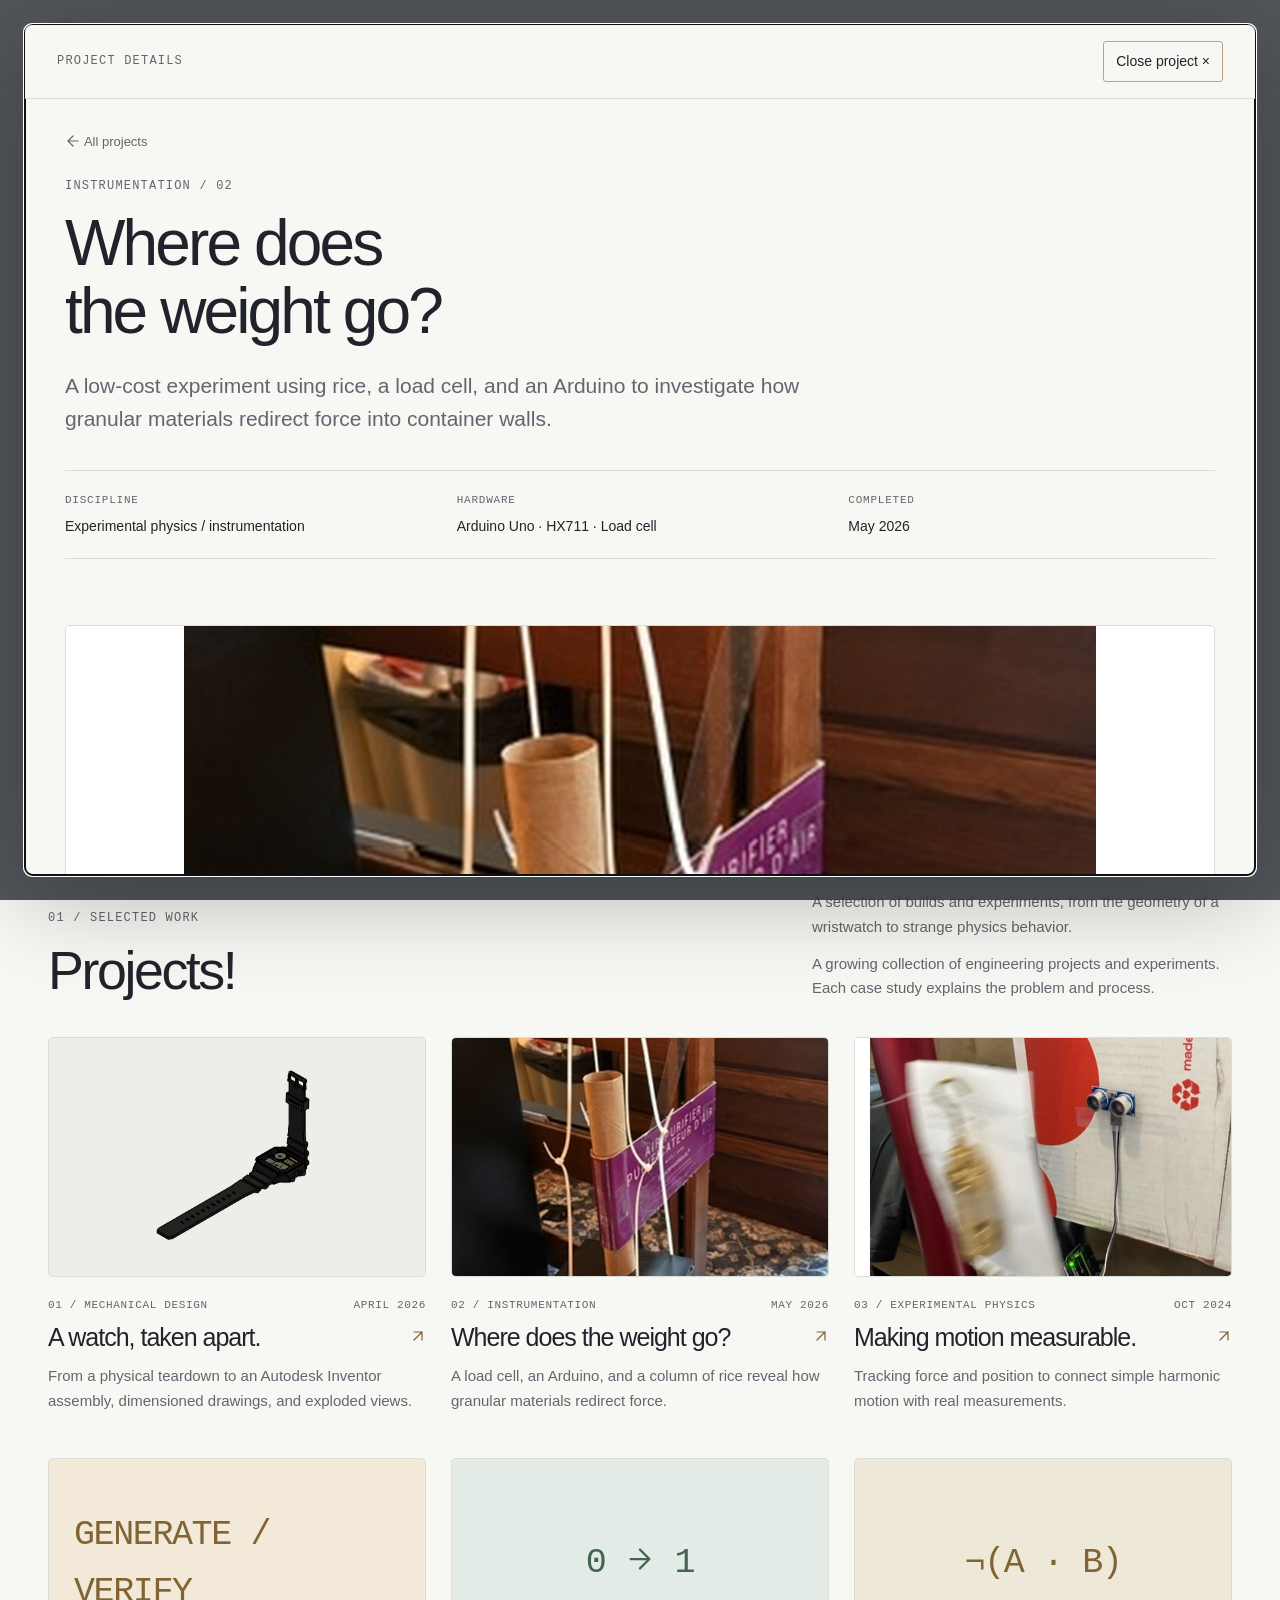
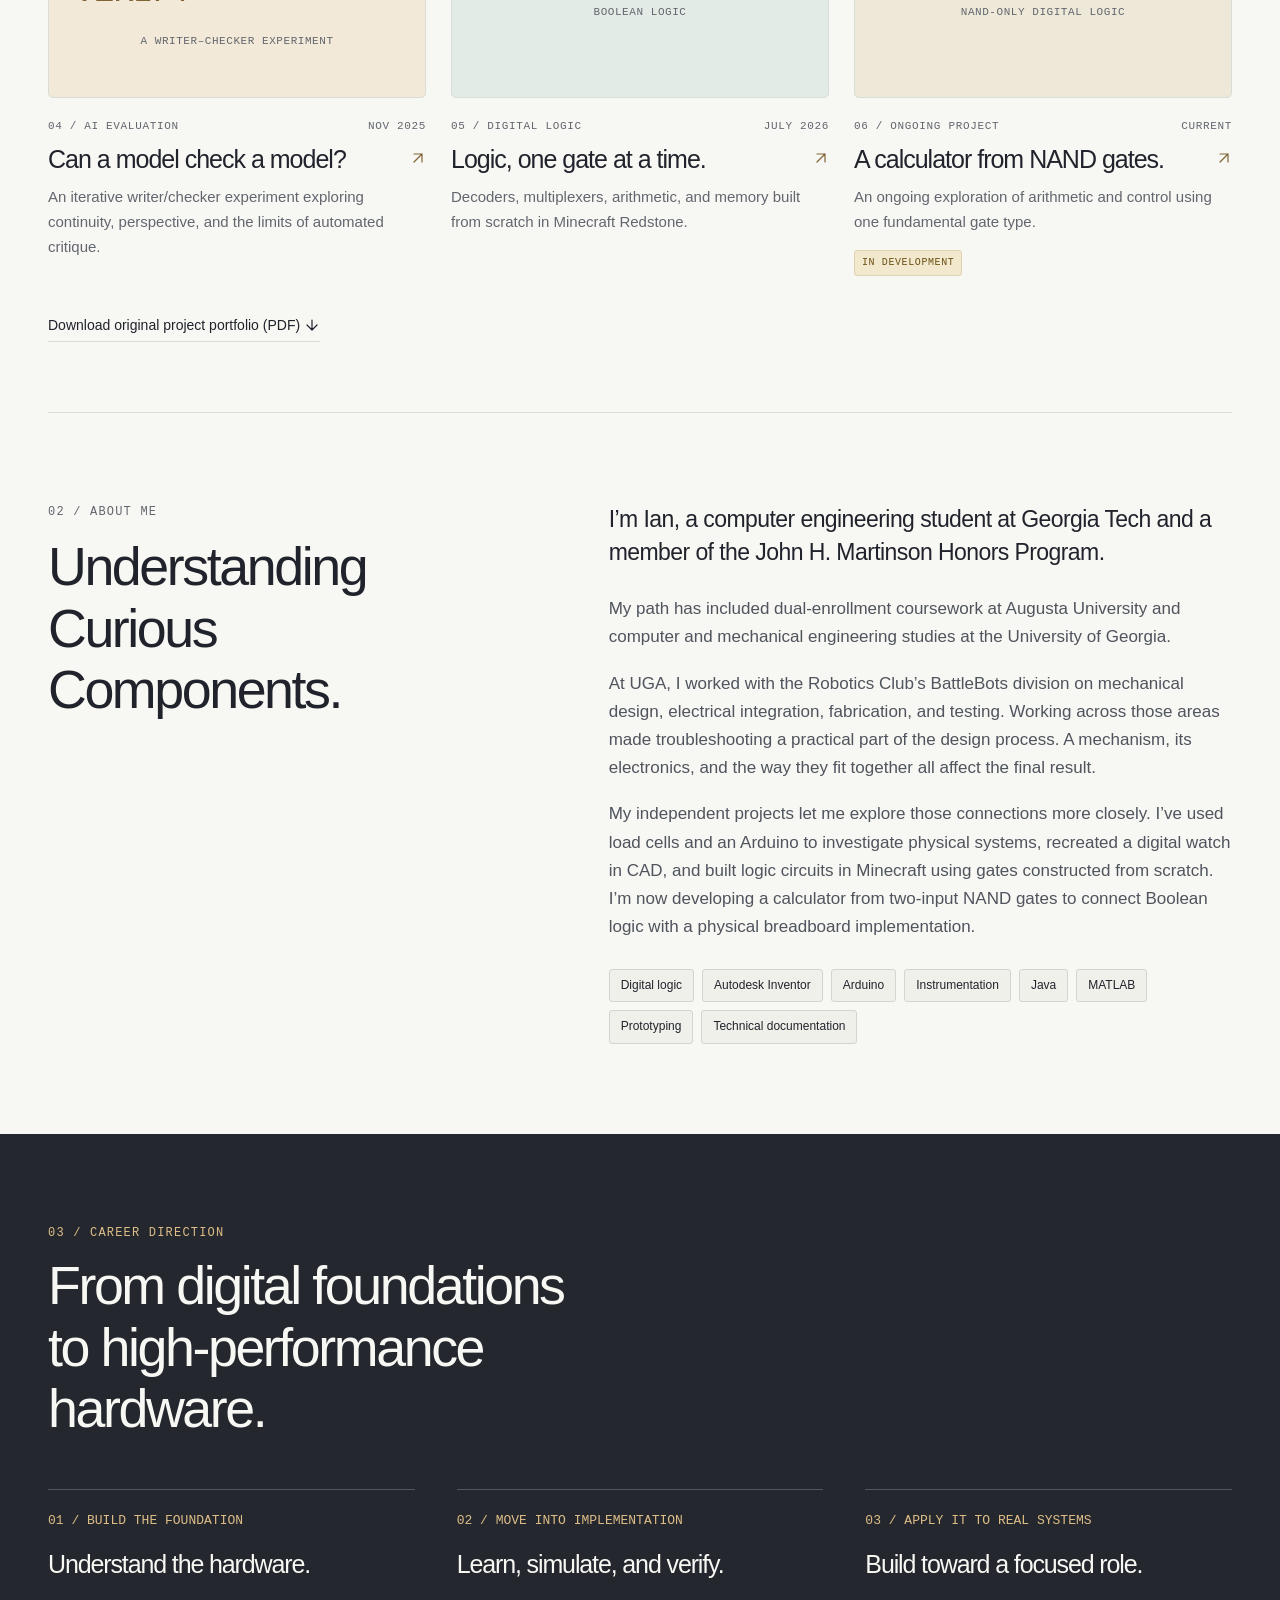
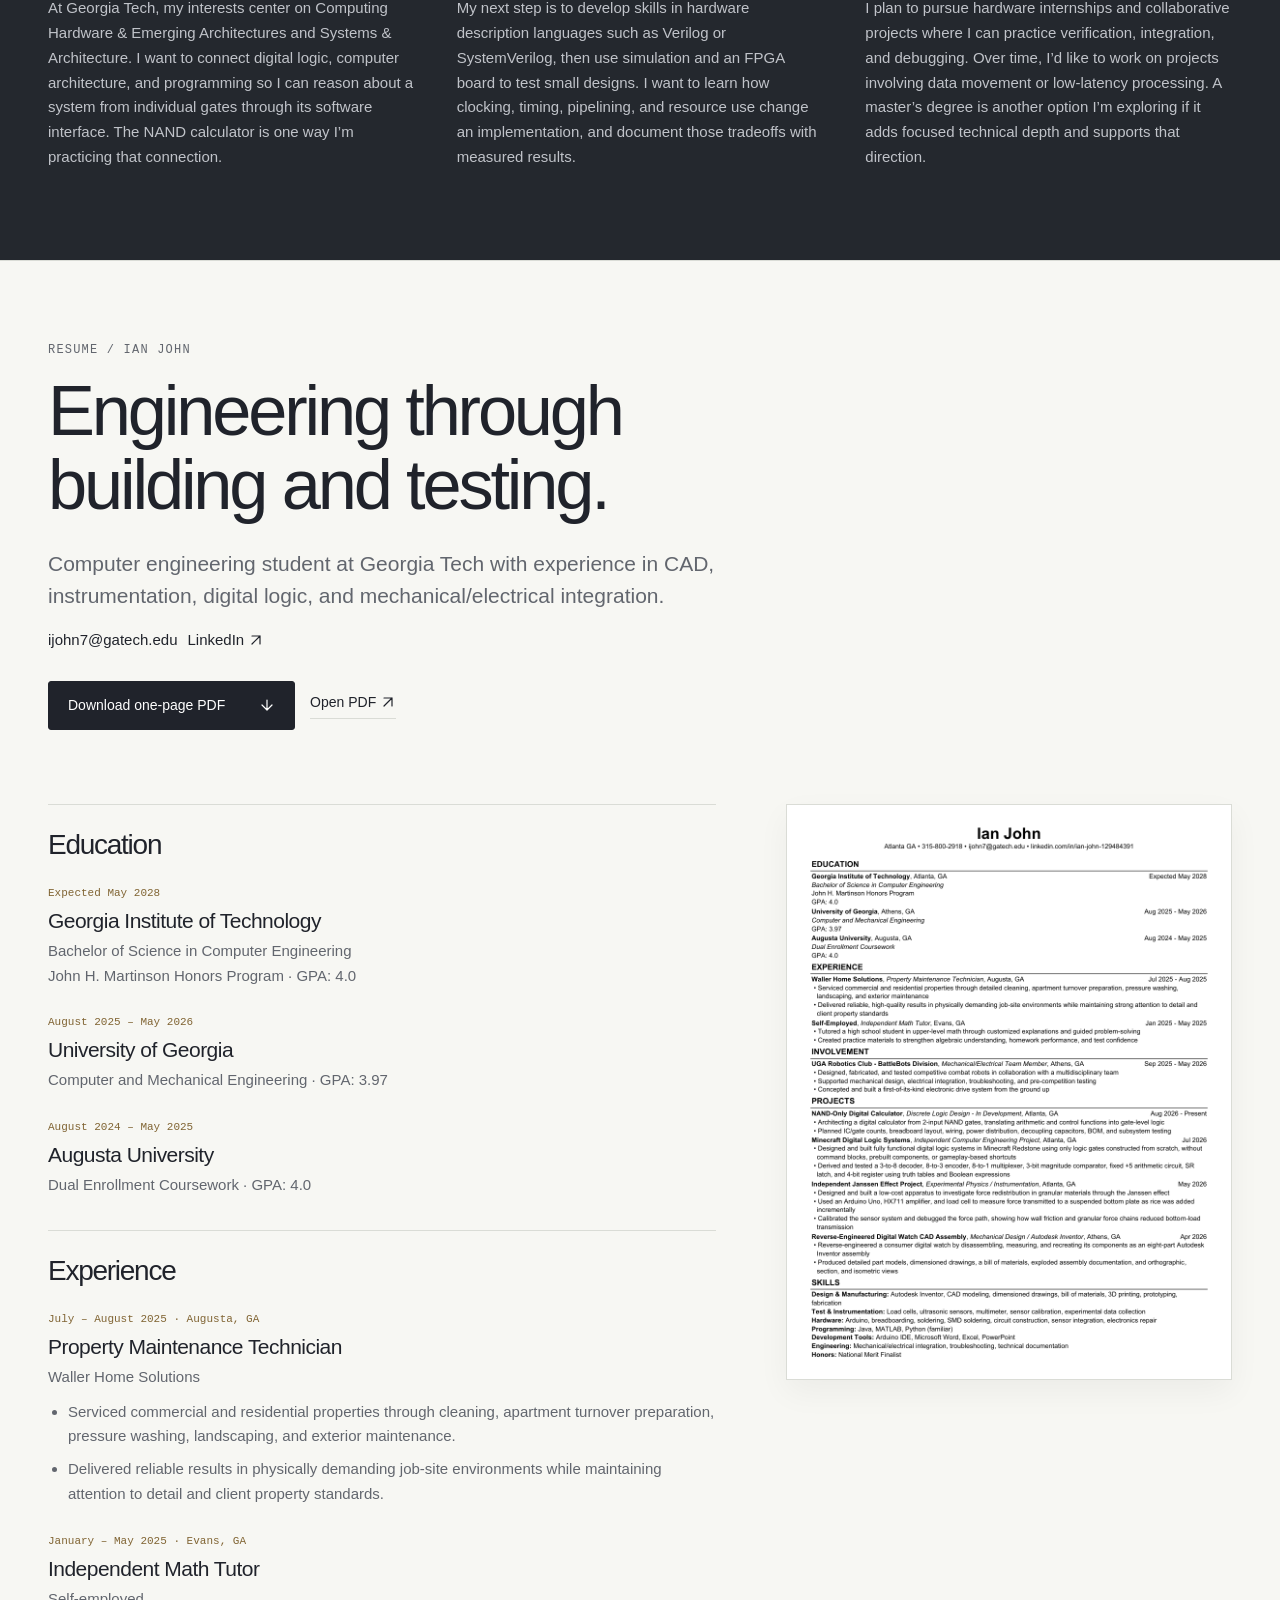
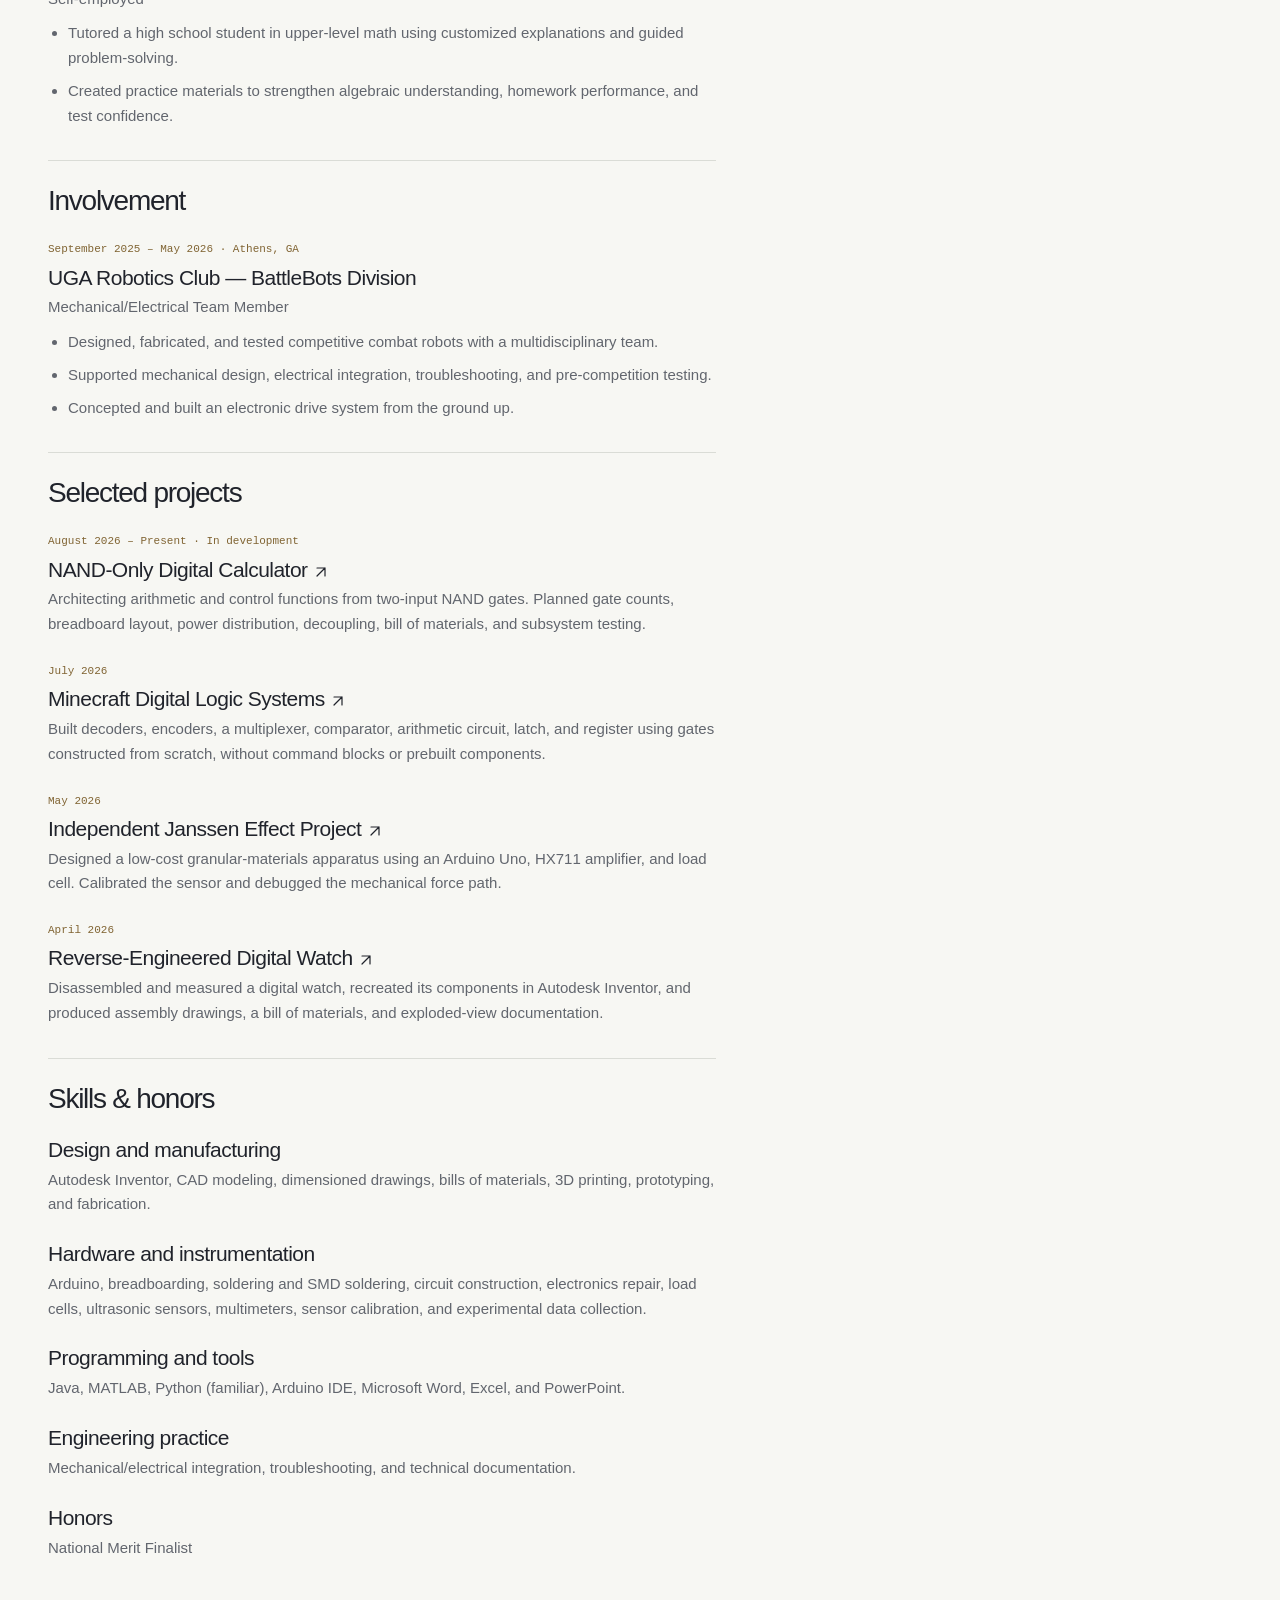
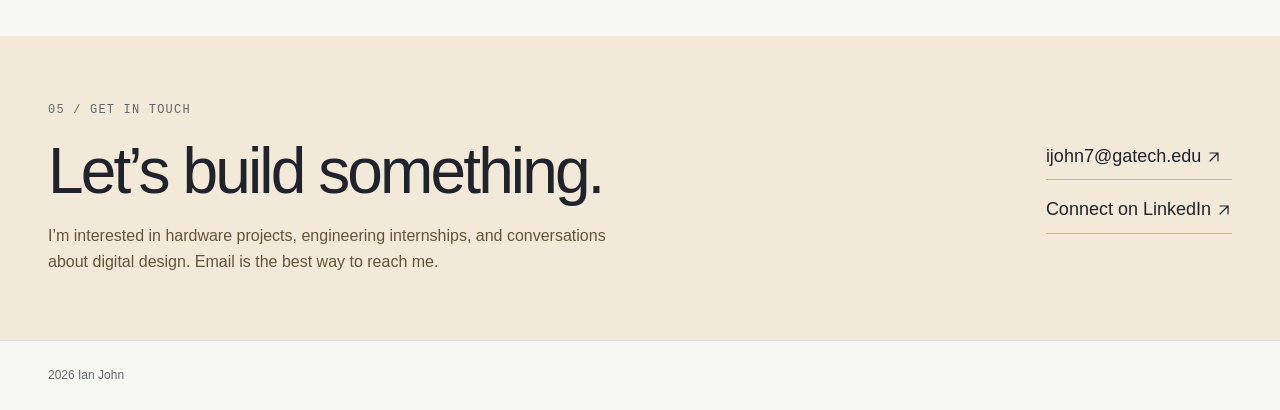
<file: janssen.html>
<!doctype html>
<html lang="en"><head><meta charset="utf-8"><meta name="viewport" content="width=device-width,initial-scale=1"><title>Ian John | Portfolio</title><meta http-equiv="refresh" content="0;url=./index.html#project-janssen"></head><body><p><a href="./index.html#project-janssen">Continue to Ian John's portfolio</a></p><script>location.replace("./index.html#project-janssen");</script></body></html>
</file>
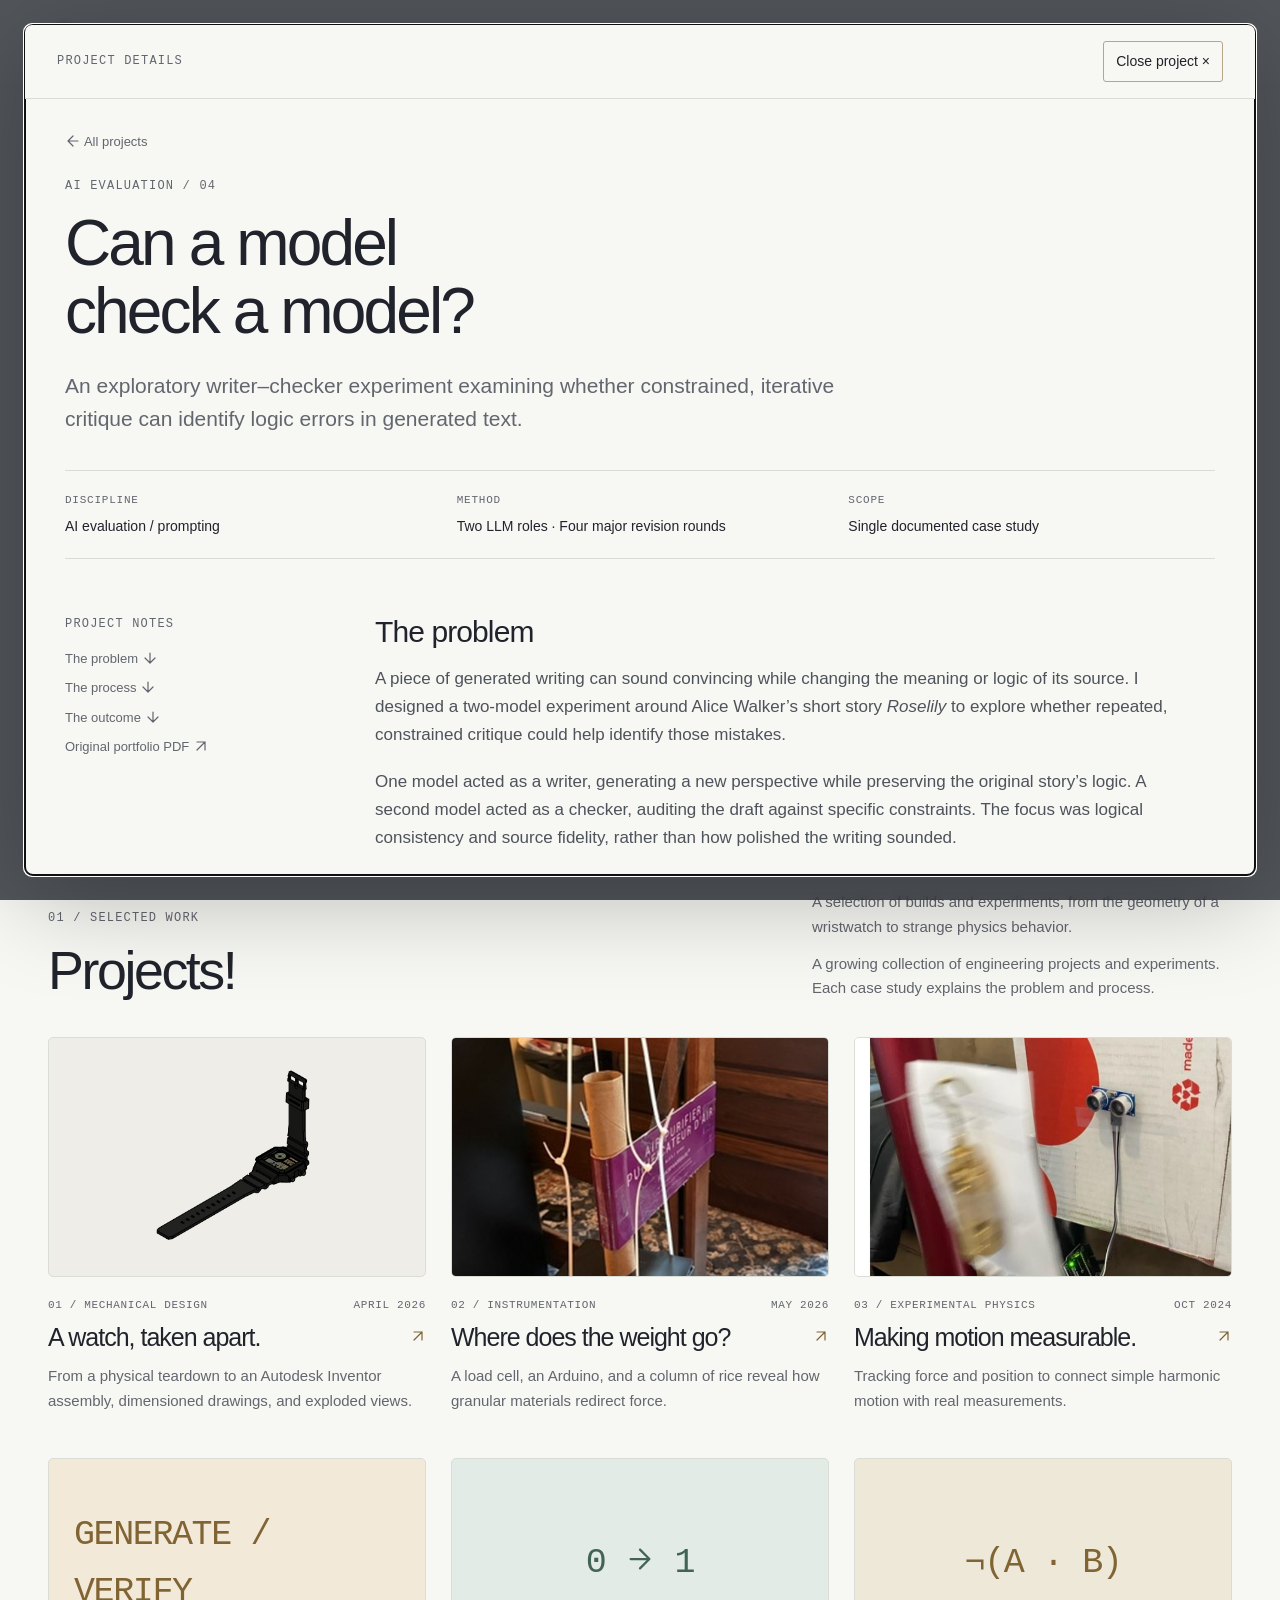
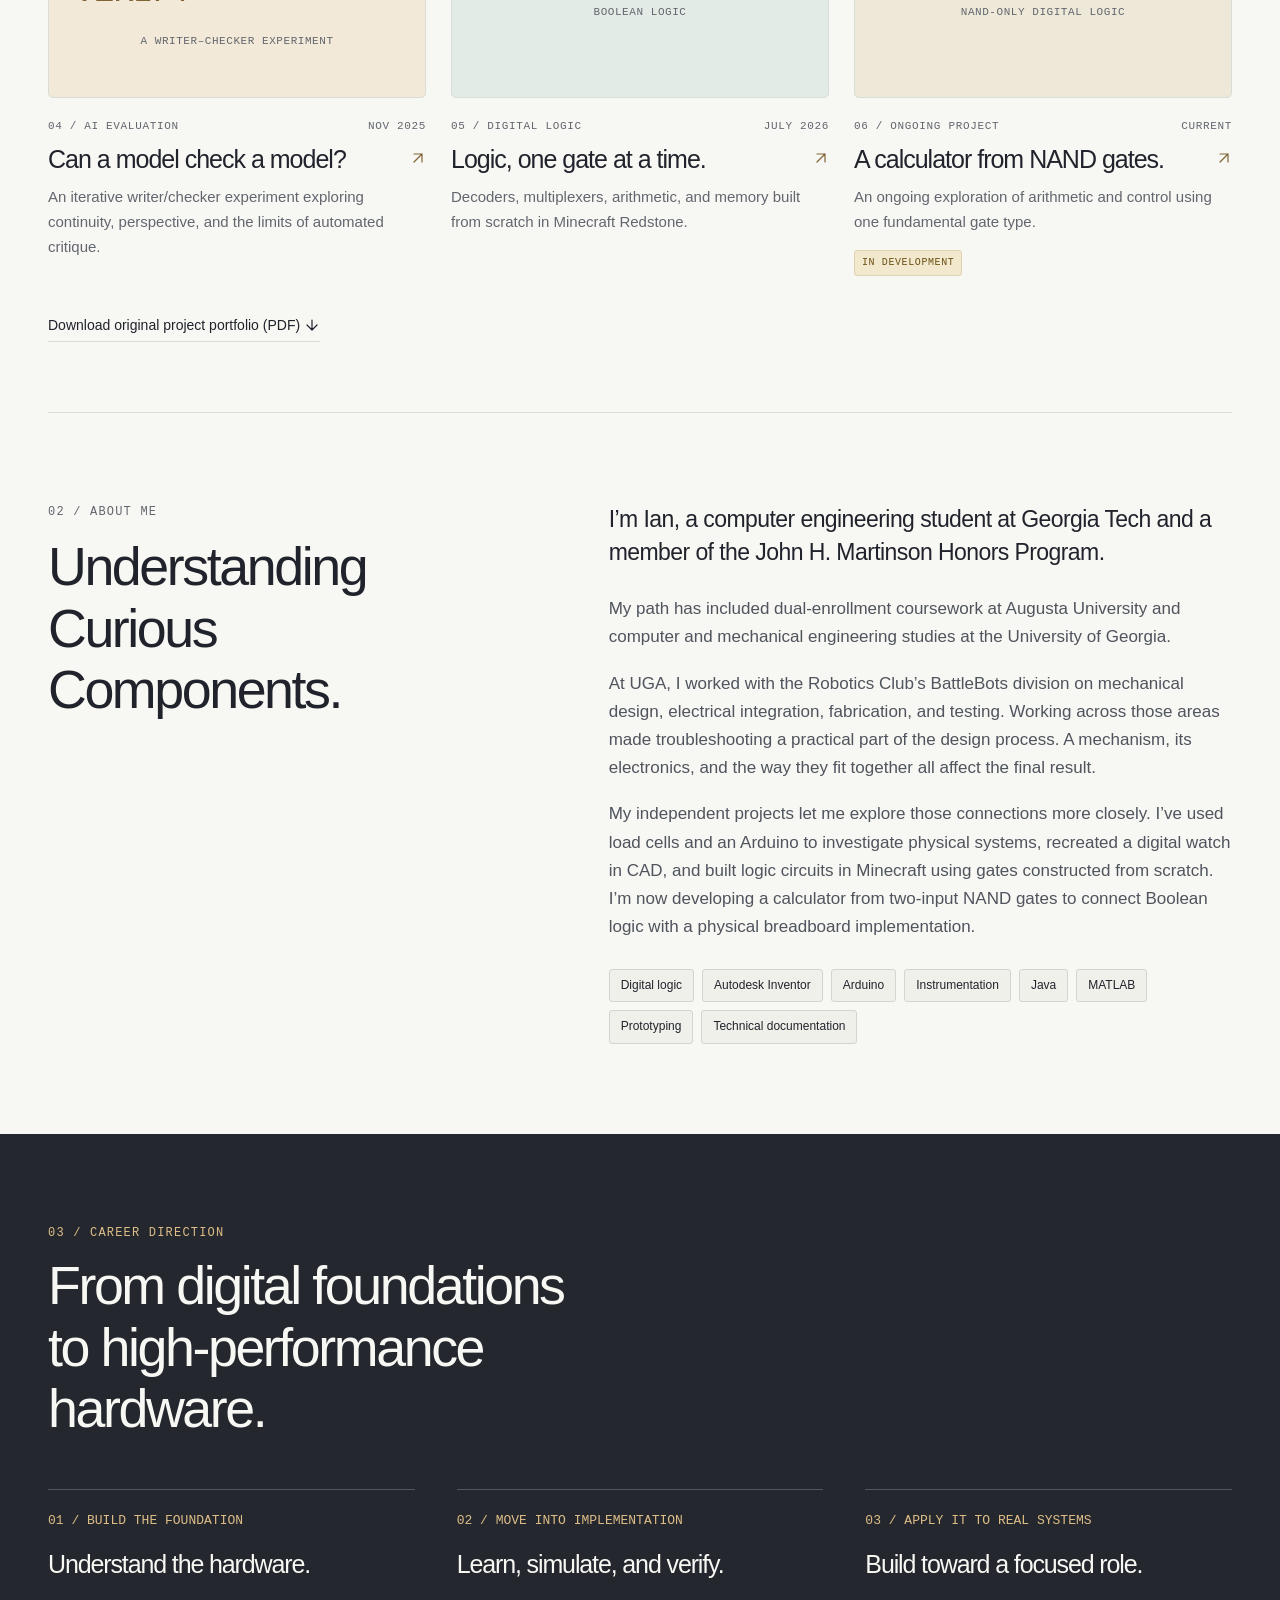
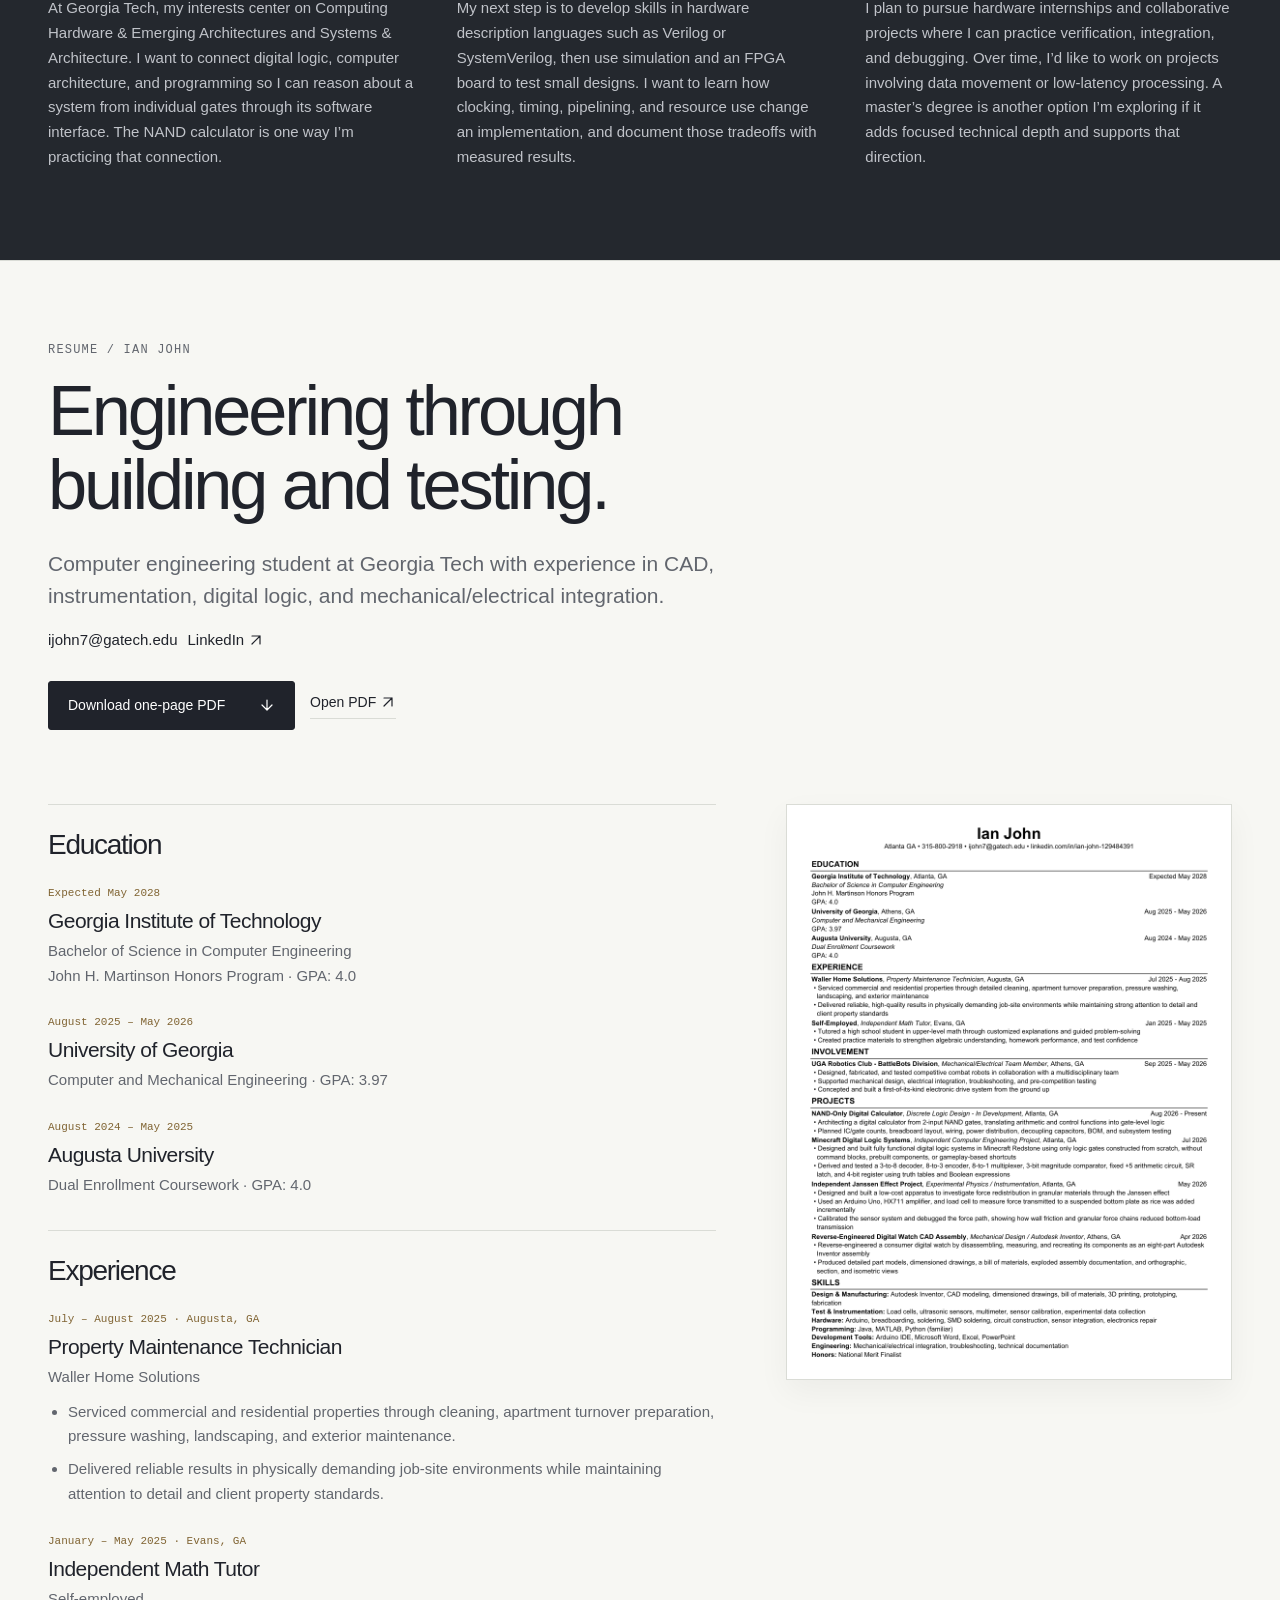
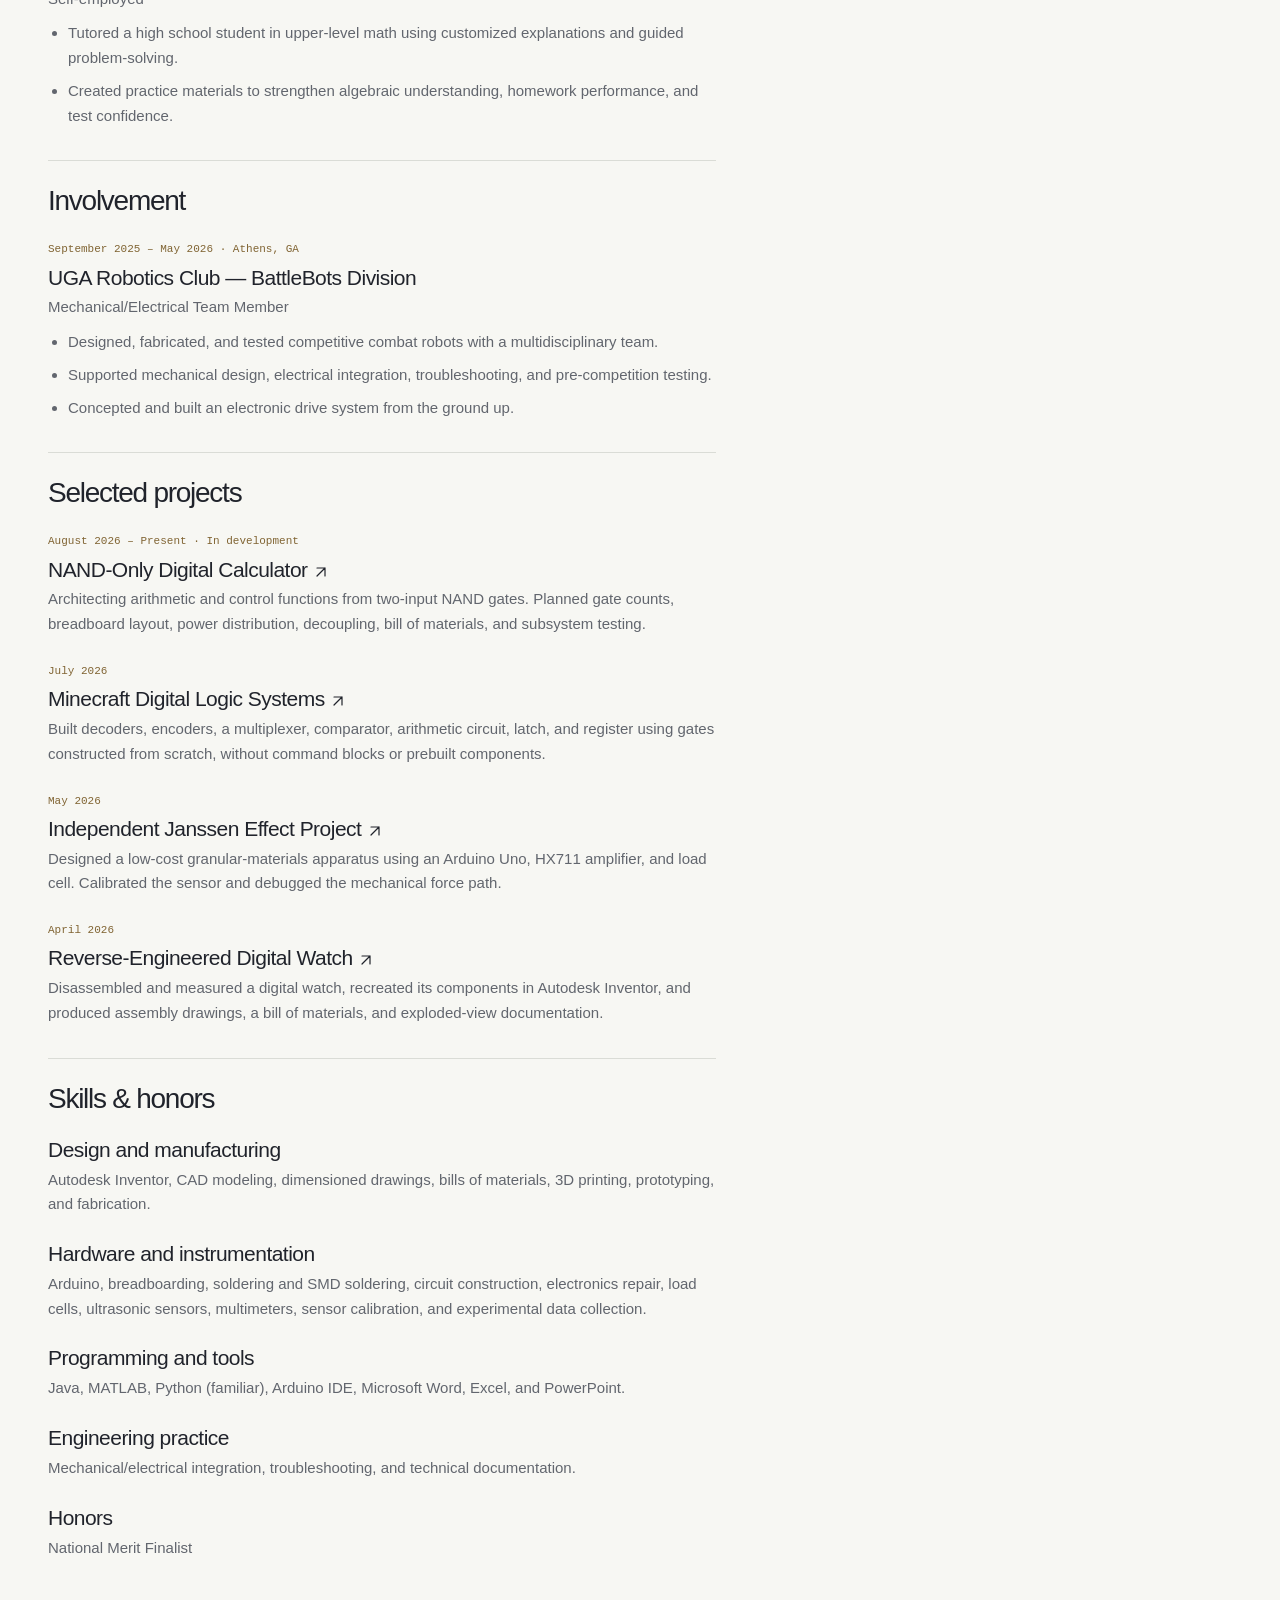
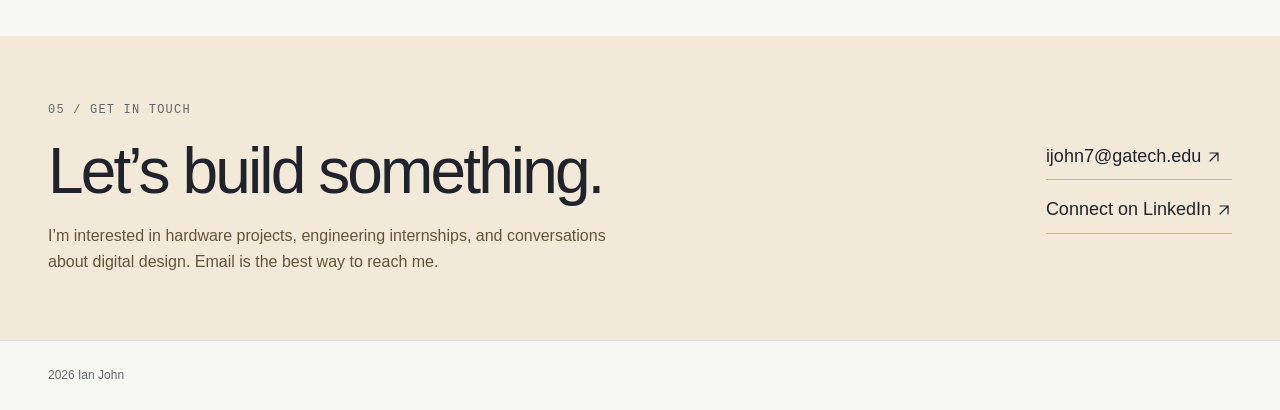
<file: llm.html>
<!doctype html>
<html lang="en"><head><meta charset="utf-8"><meta name="viewport" content="width=device-width,initial-scale=1"><title>Ian John | Portfolio</title><meta http-equiv="refresh" content="0;url=./index.html#project-llm"></head><body><p><a href="./index.html#project-llm">Continue to Ian John's portfolio</a></p><script>location.replace("./index.html#project-llm");</script></body></html>
</file>
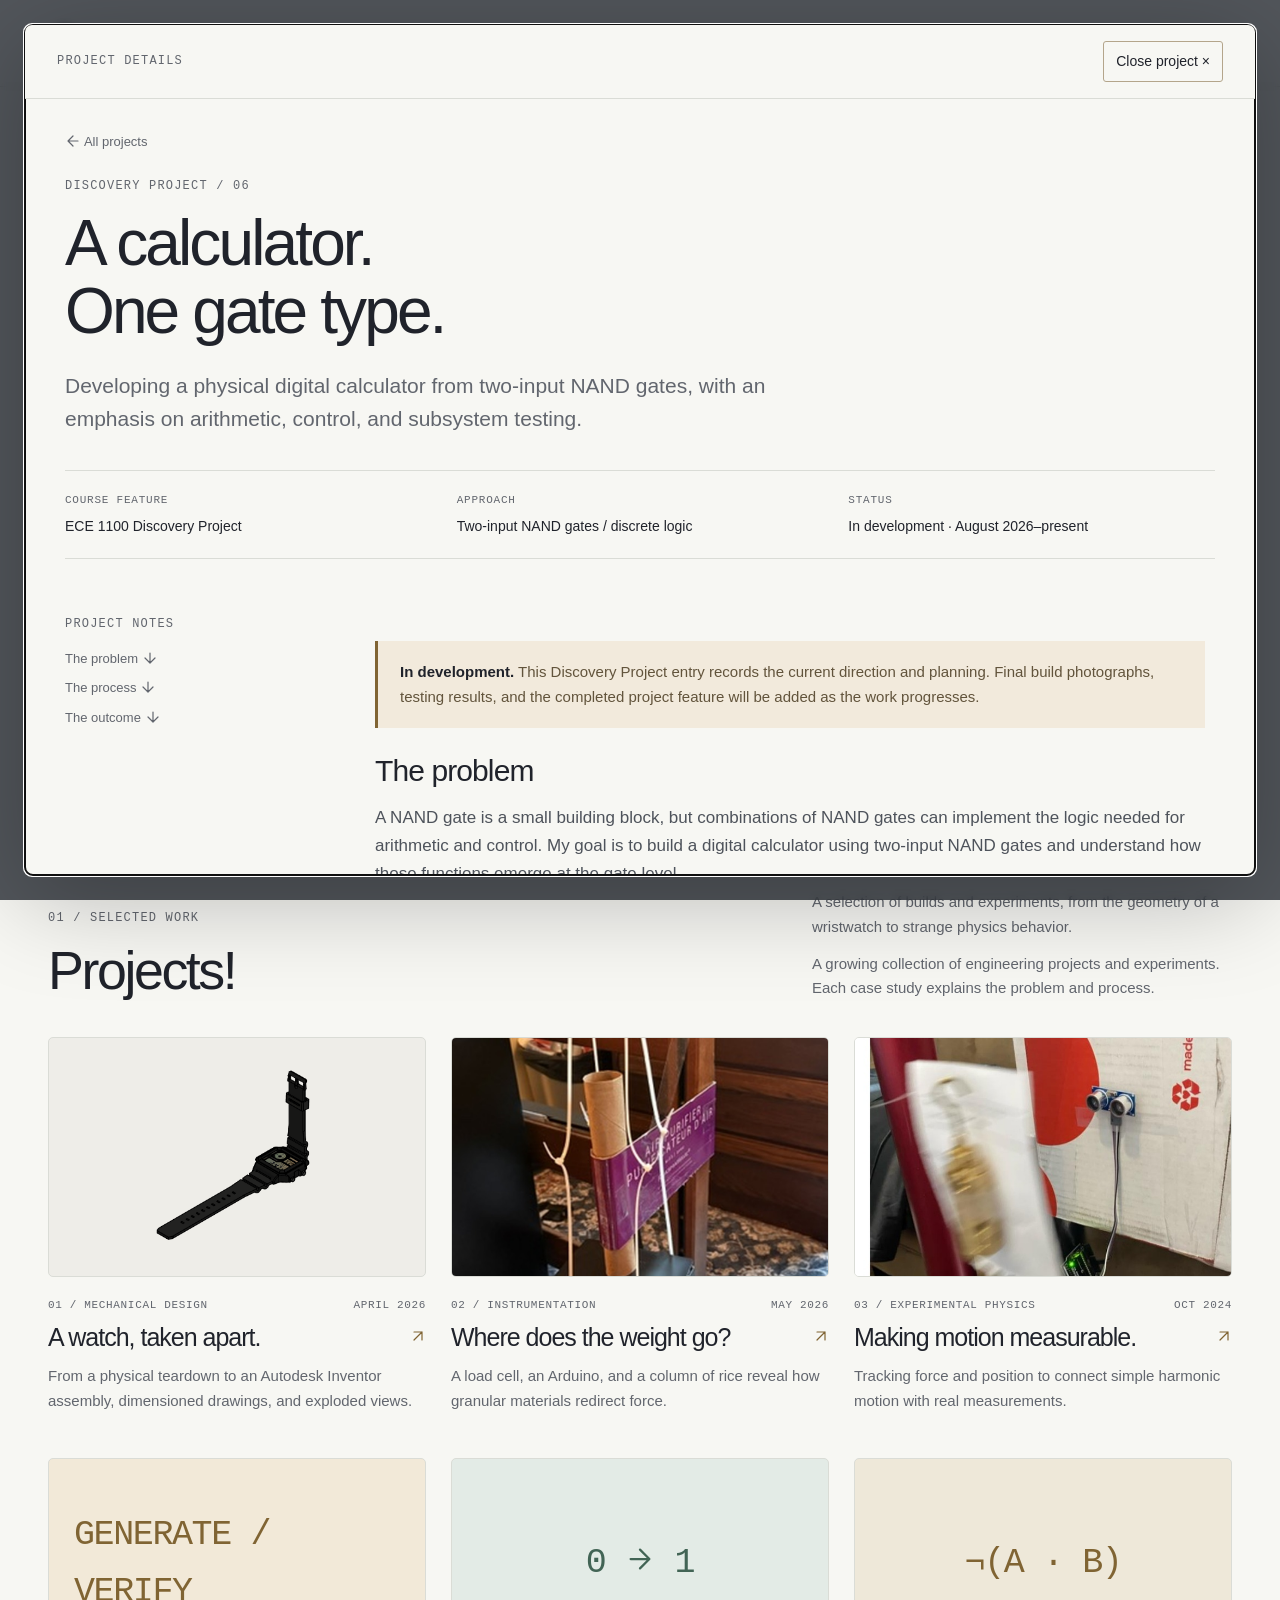
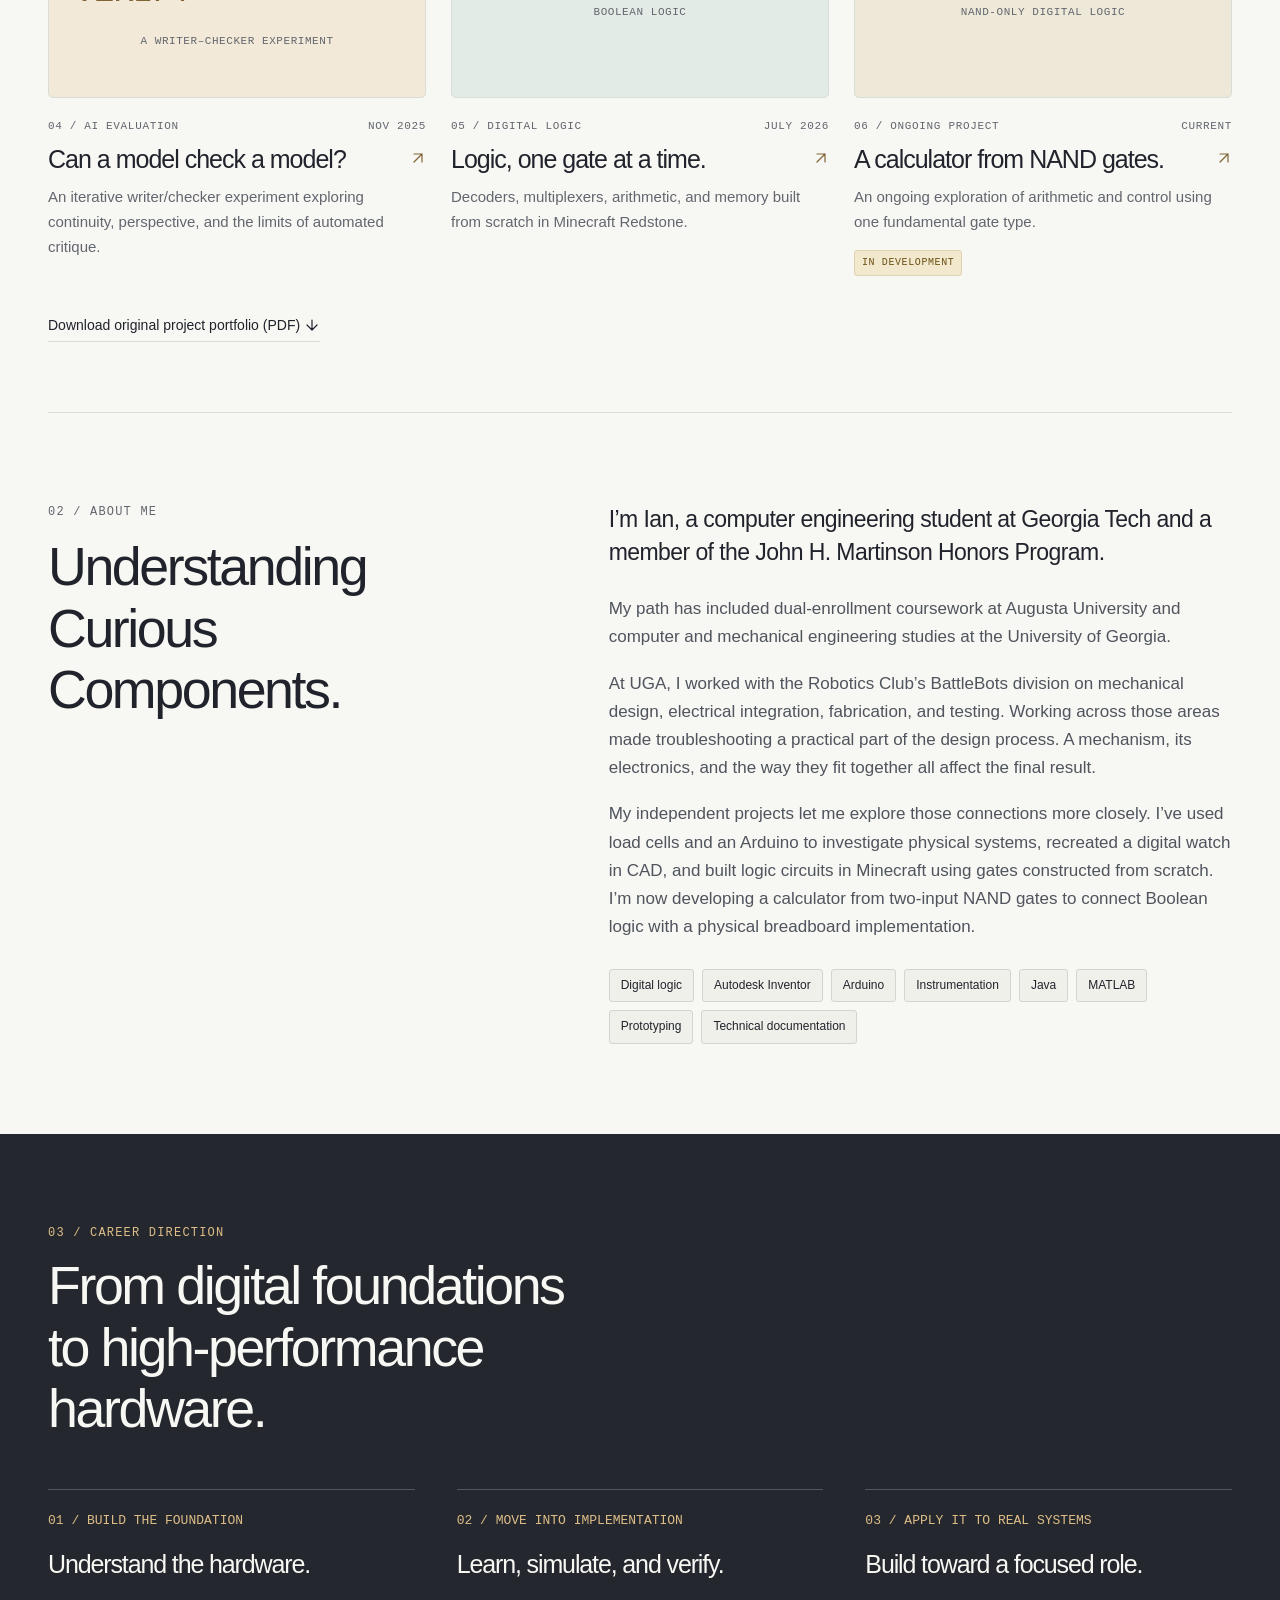
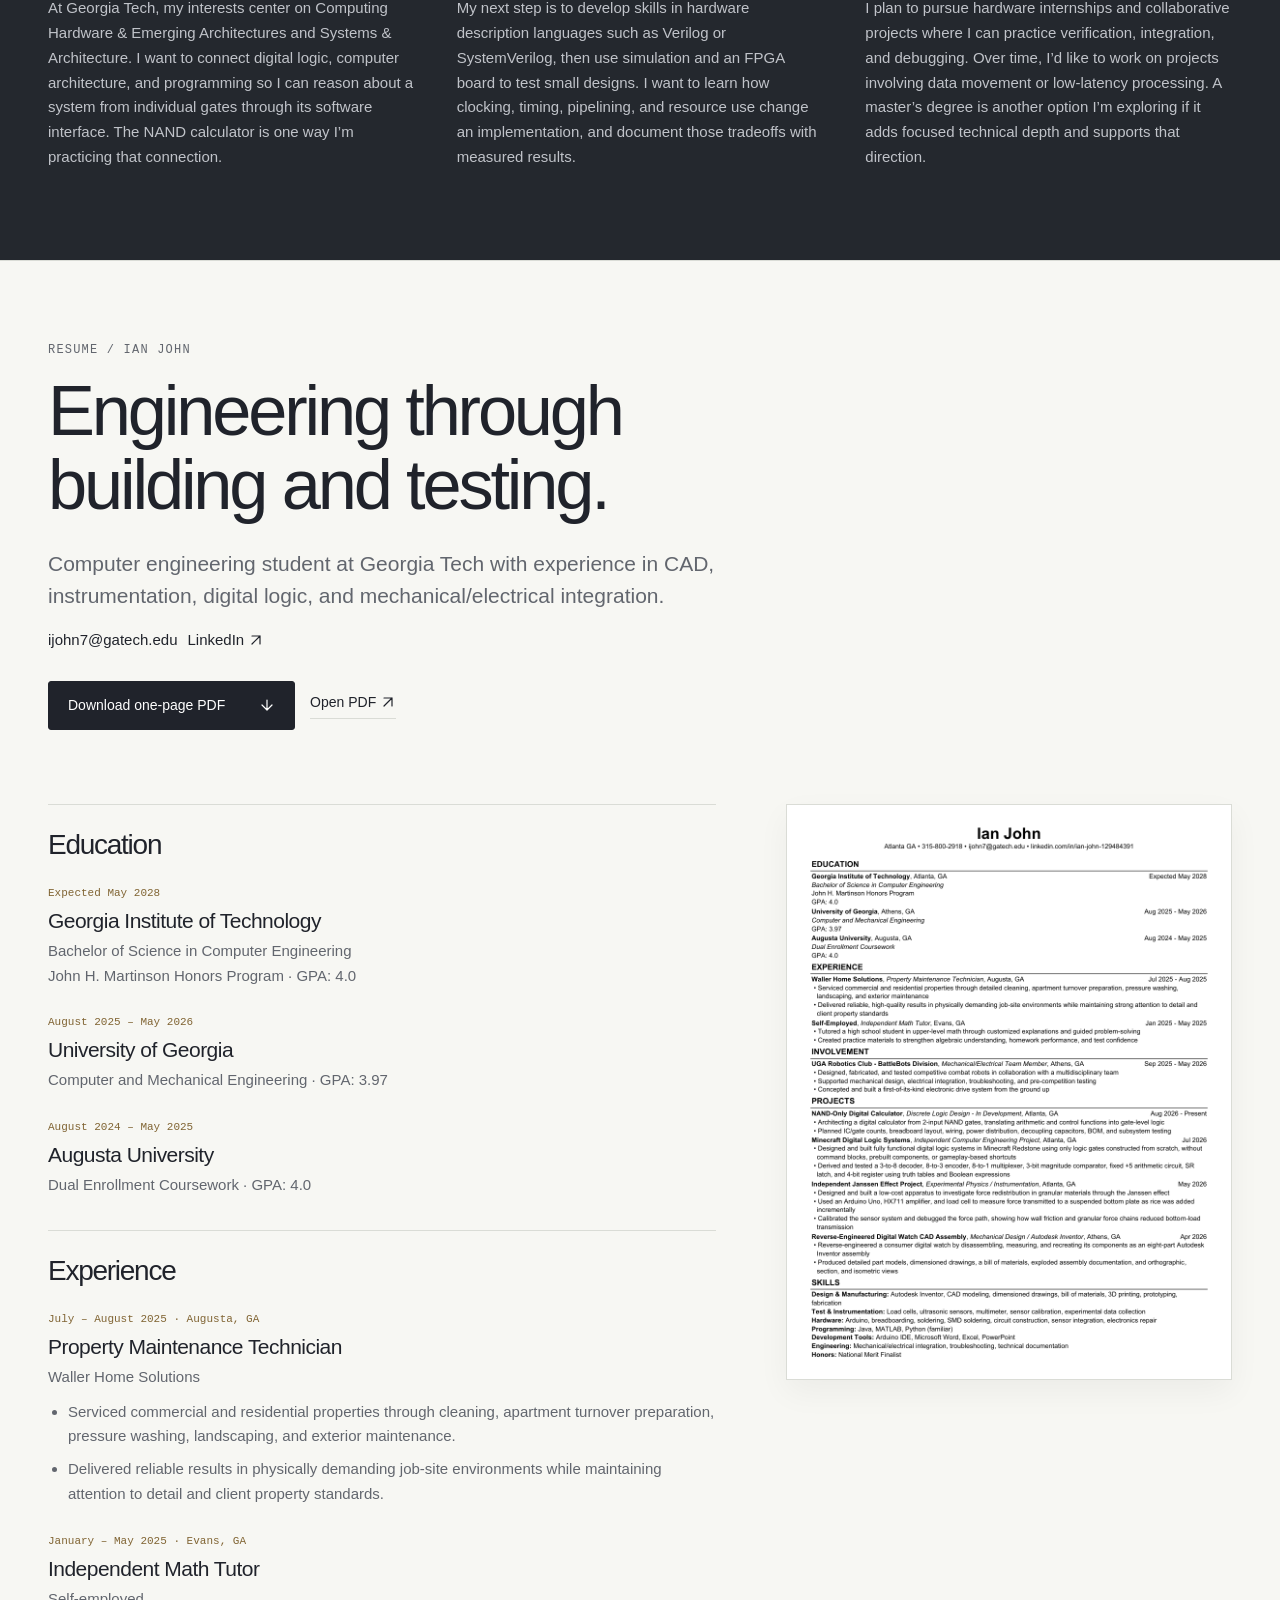
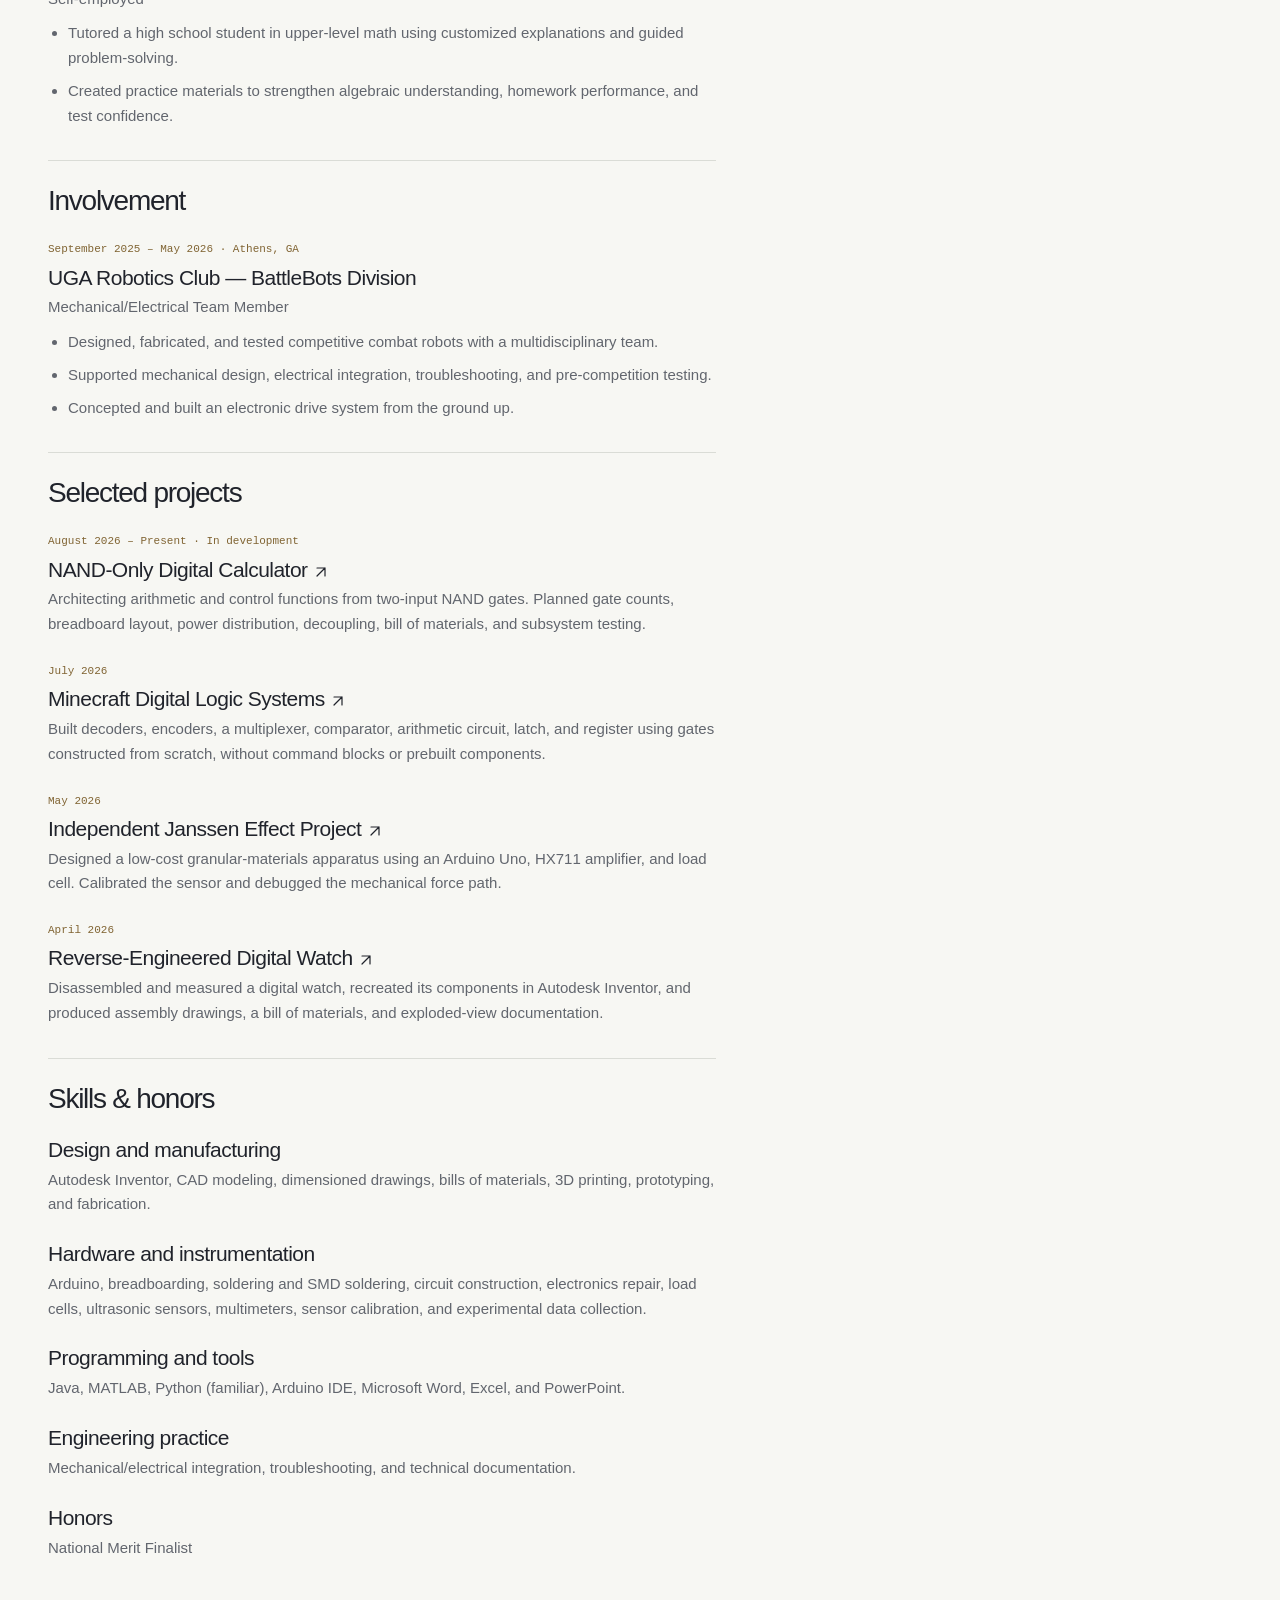
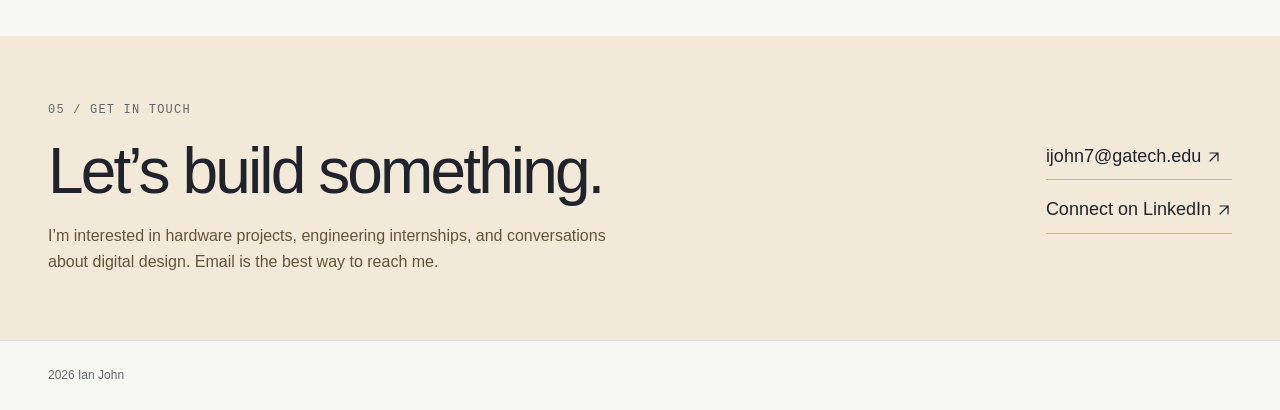
<file: nand.html>
<!doctype html>
<html lang="en"><head><meta charset="utf-8"><meta name="viewport" content="width=device-width,initial-scale=1"><title>Ian John | Portfolio</title><meta http-equiv="refresh" content="0;url=./index.html#project-nand"></head><body><p><a href="./index.html#project-nand">Continue to Ian John's portfolio</a></p><script>location.replace("./index.html#project-nand");</script></body></html>
</file>
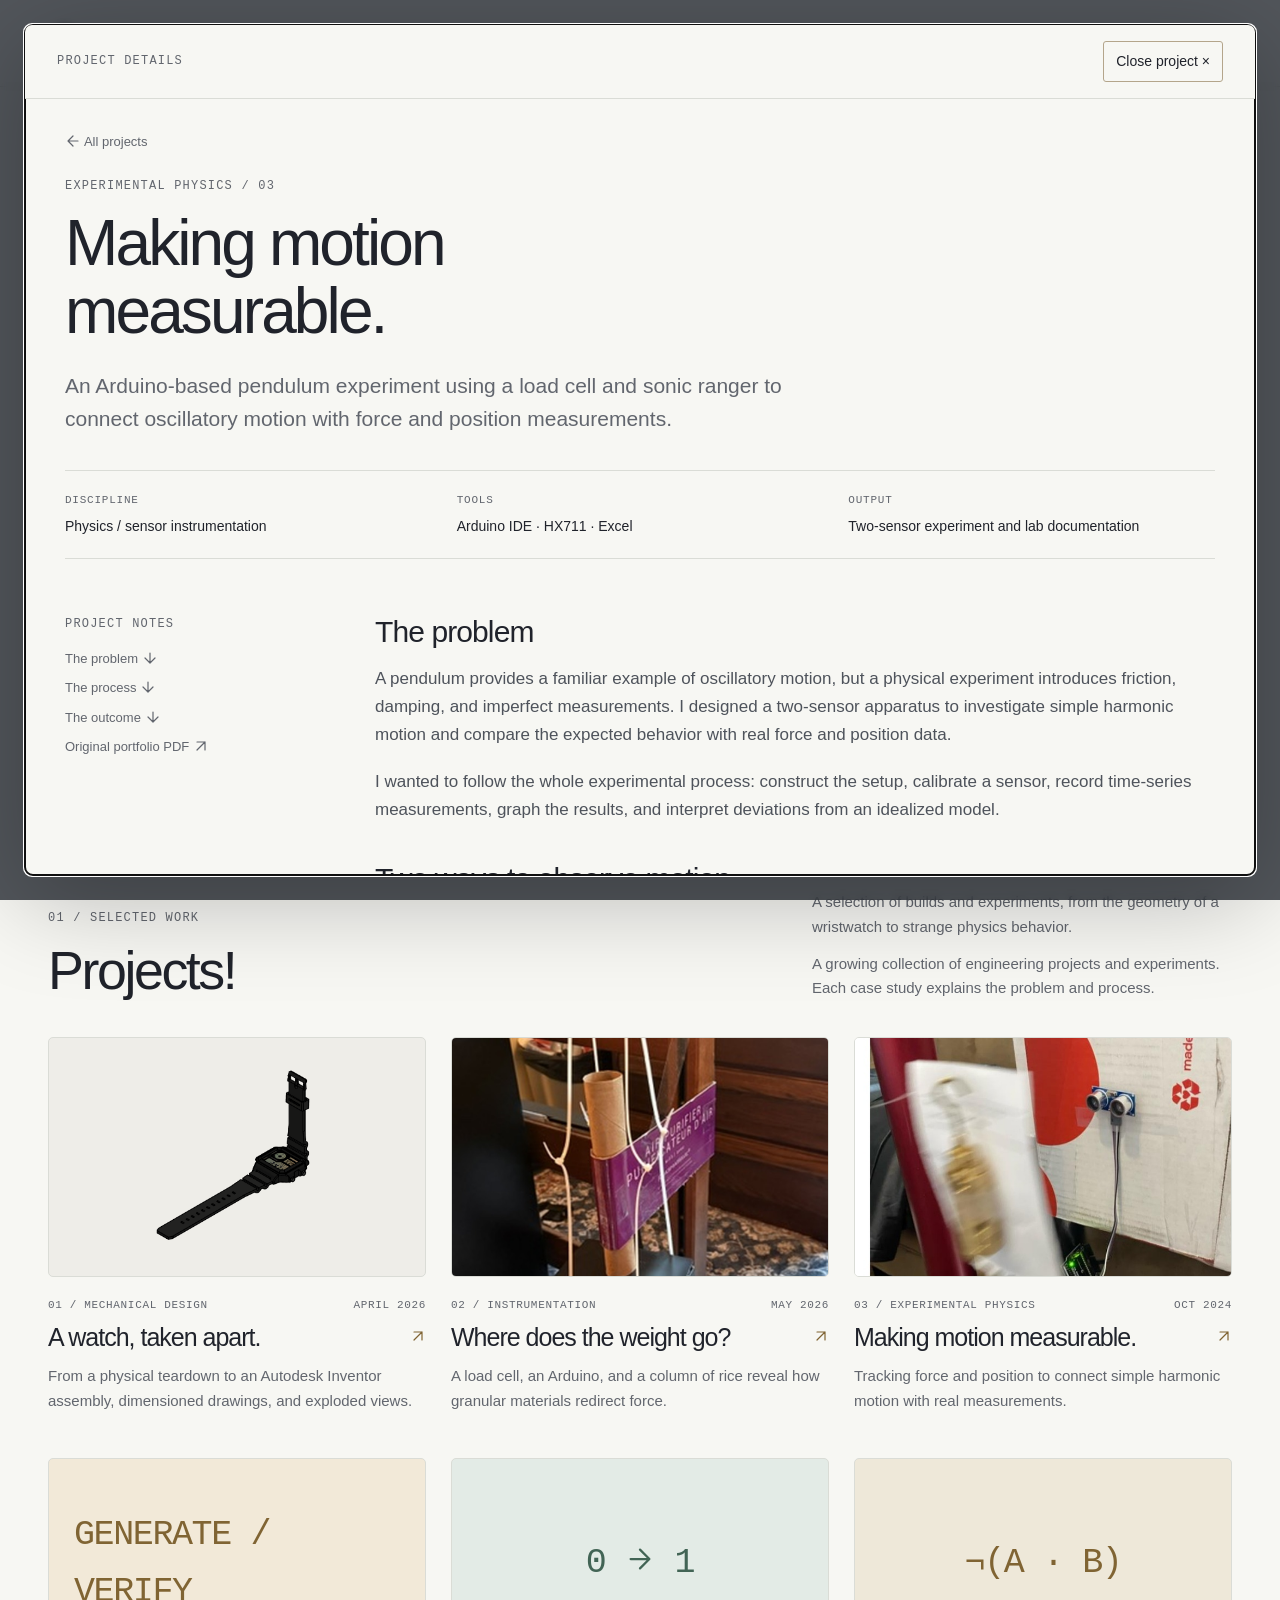
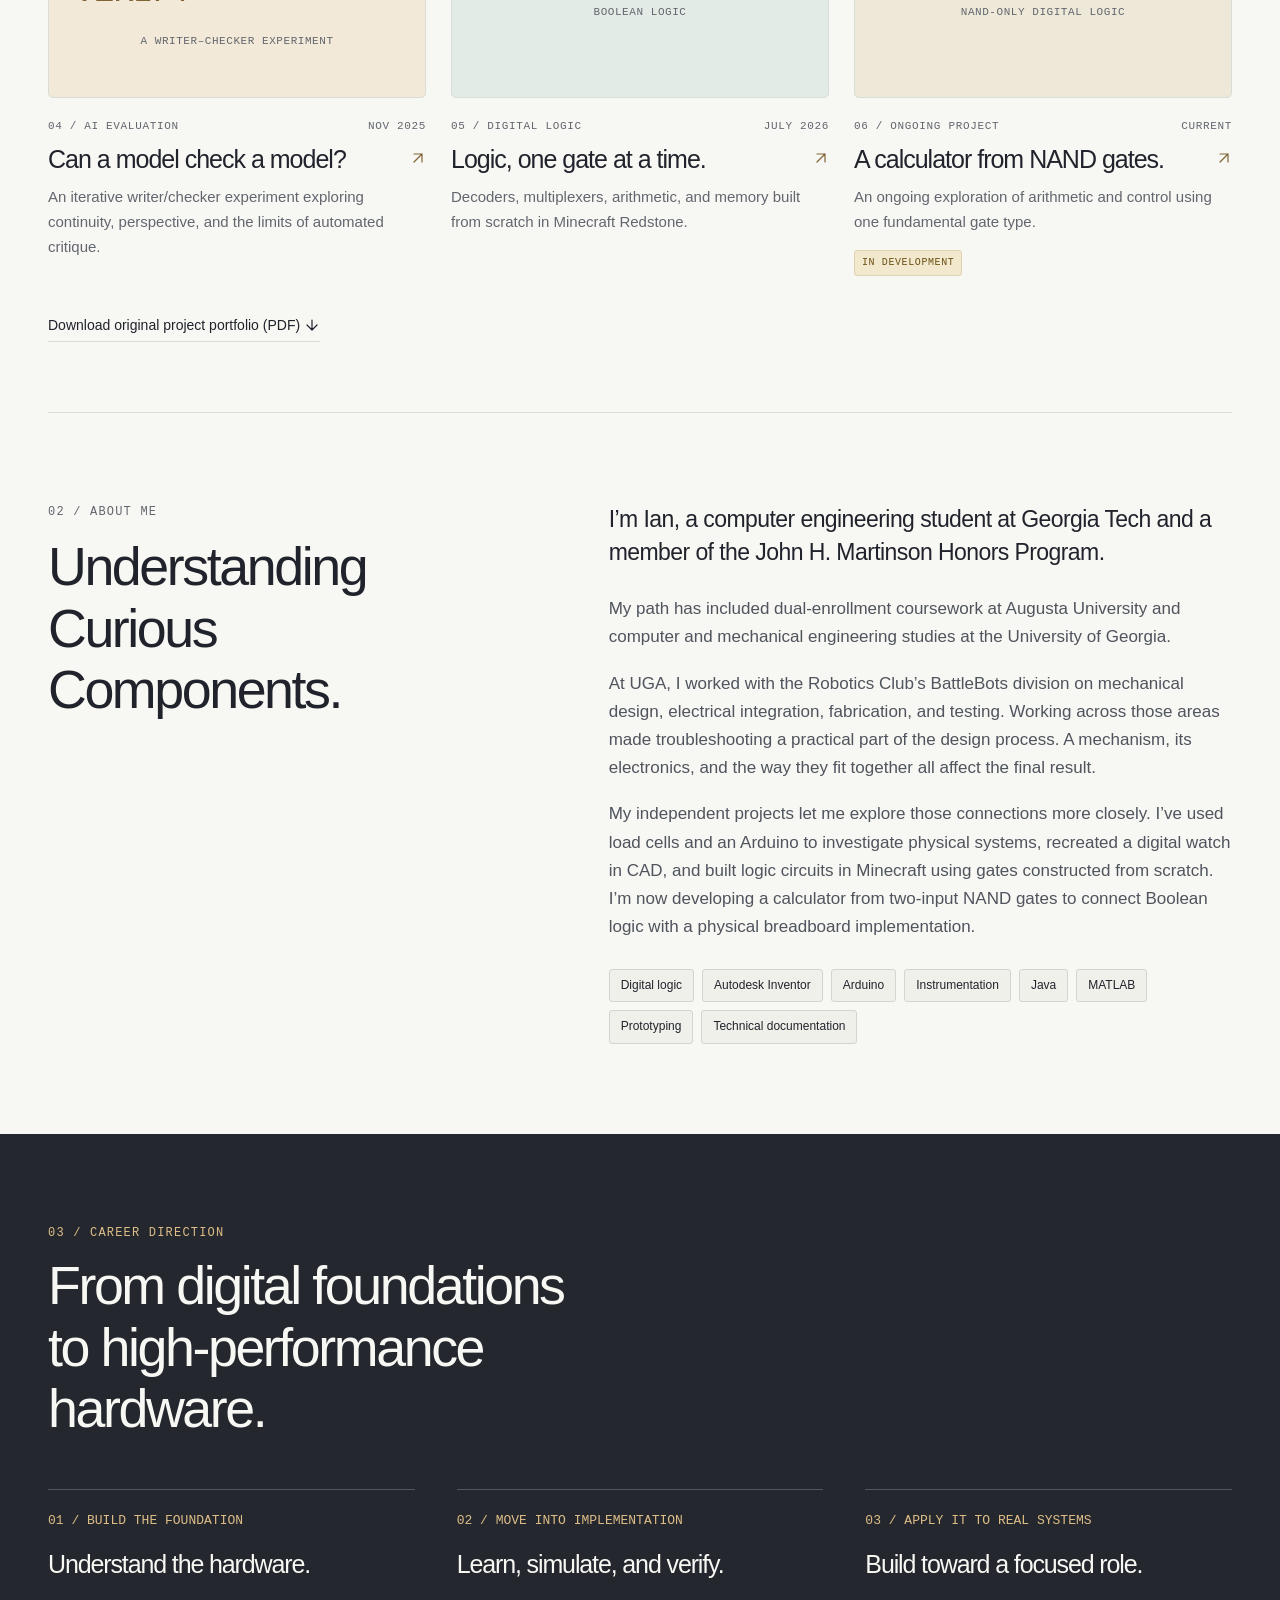
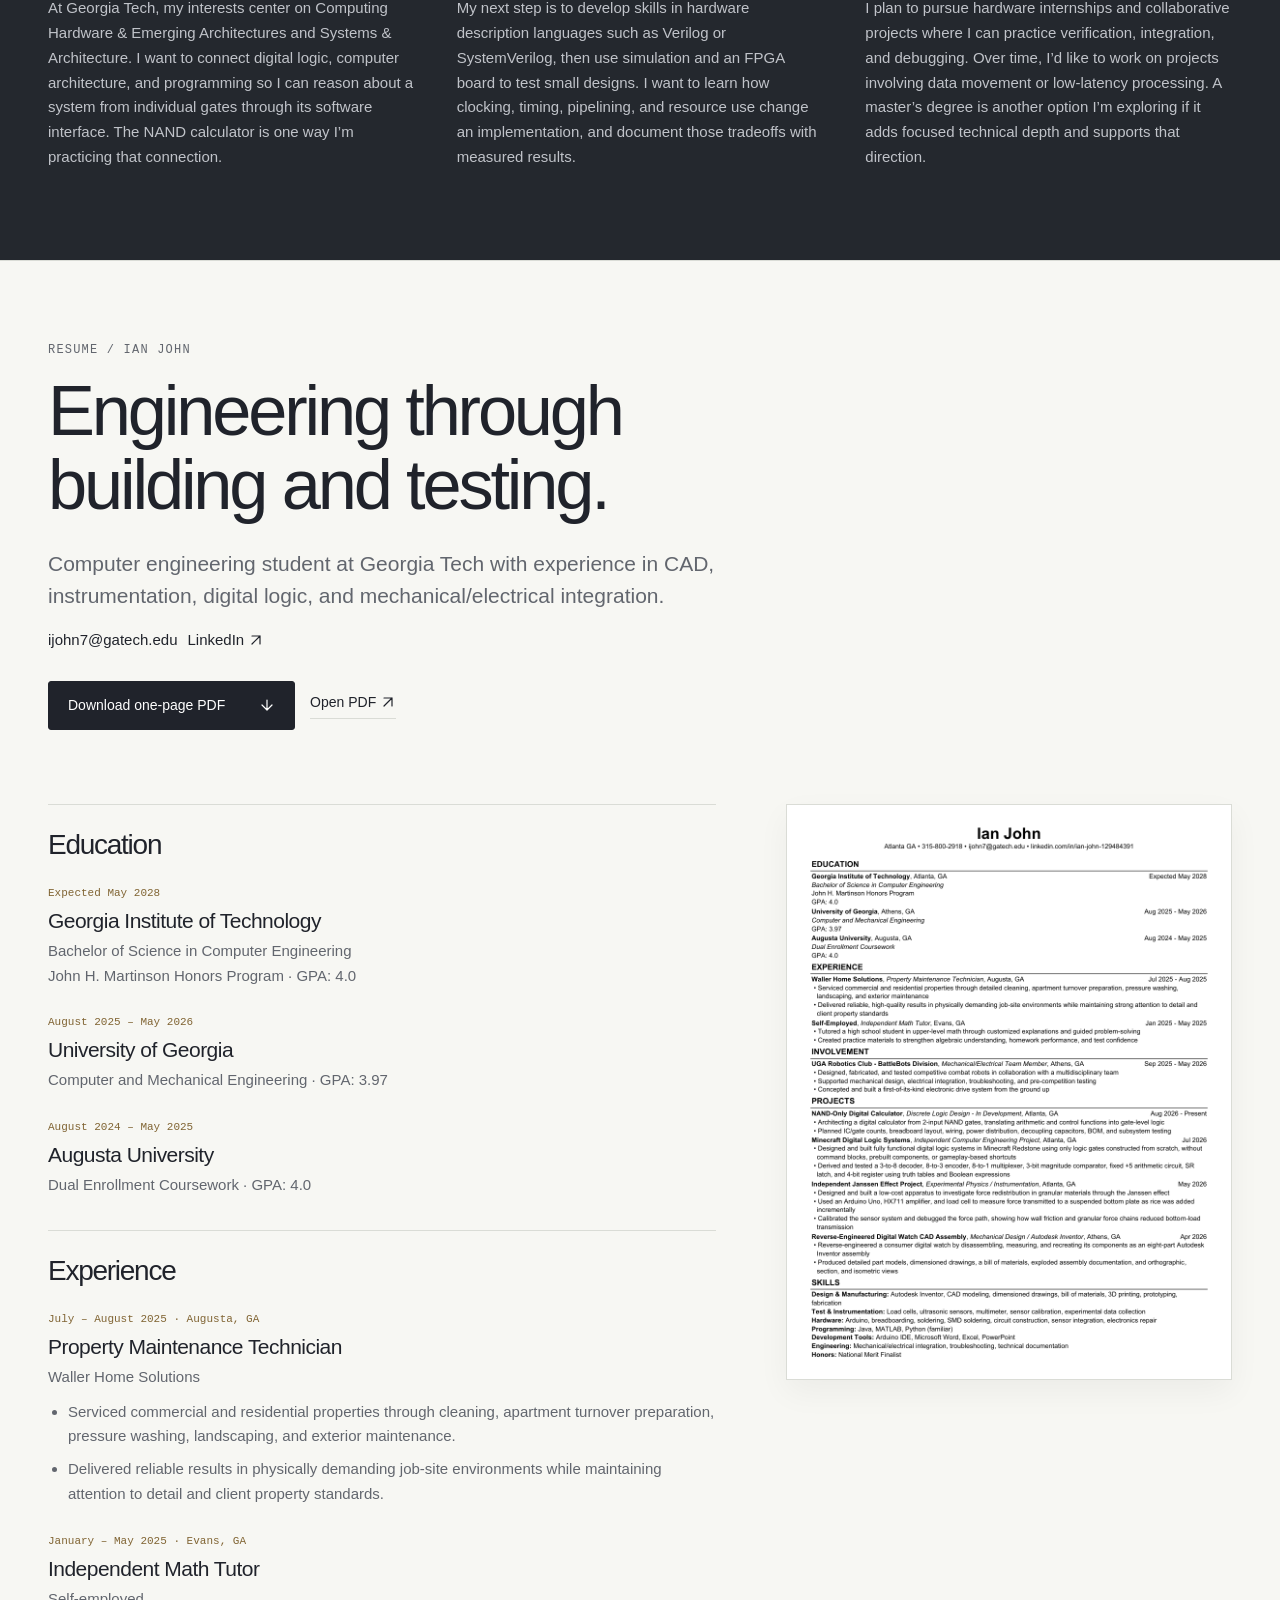
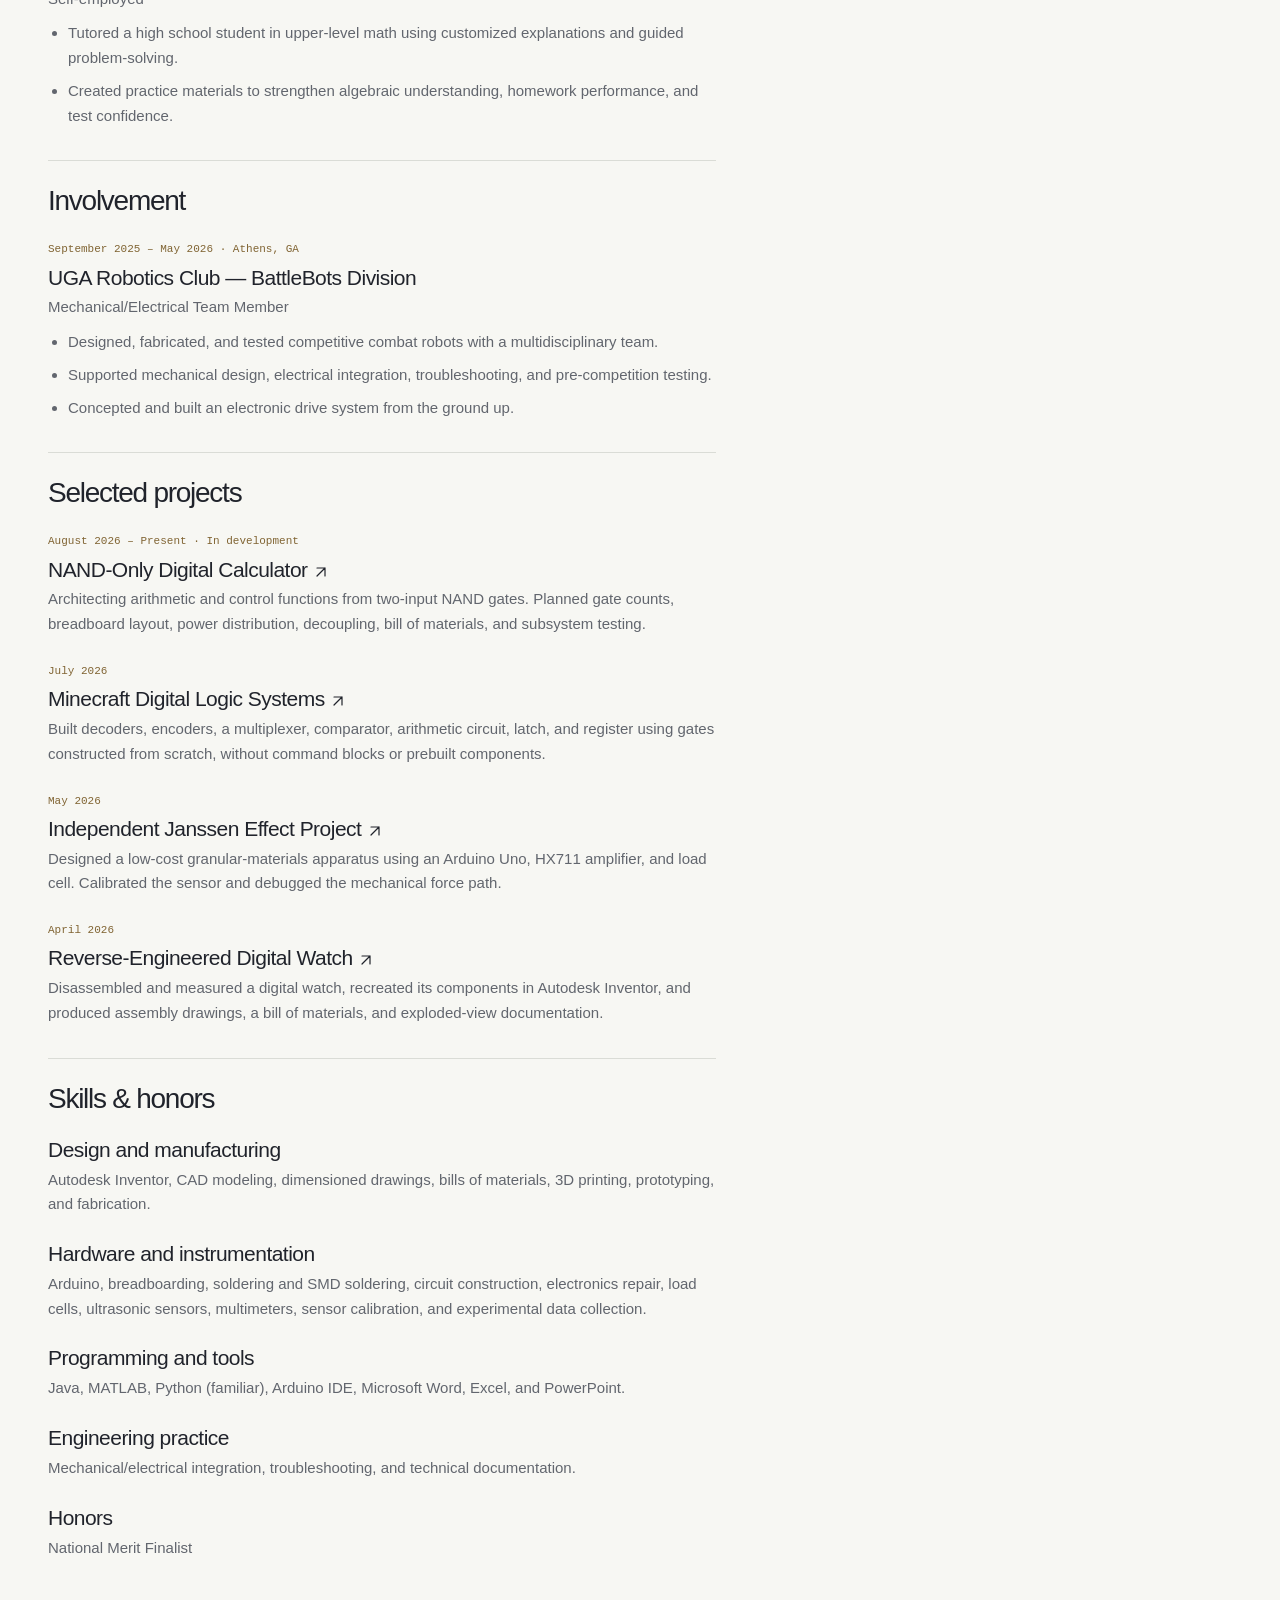
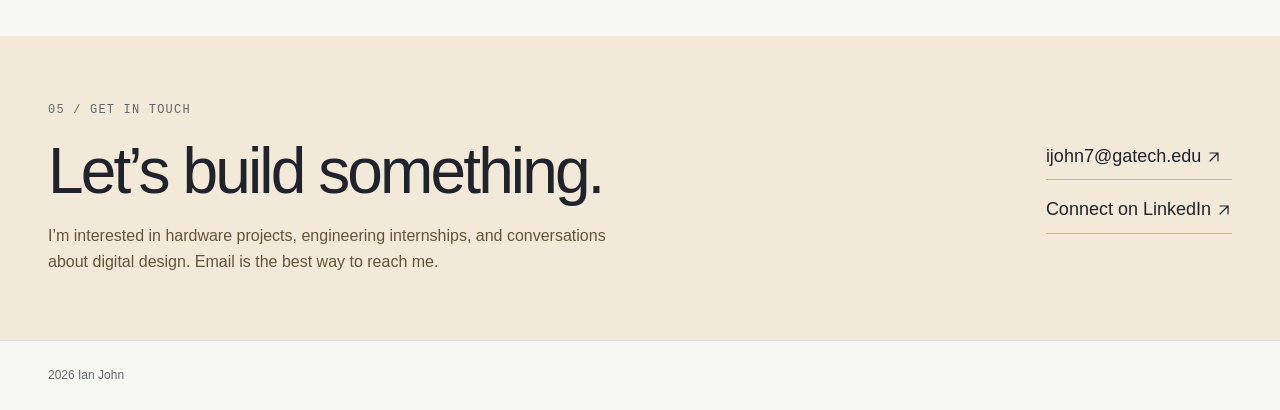
<file: pendulum.html>
<!doctype html>
<html lang="en"><head><meta charset="utf-8"><meta name="viewport" content="width=device-width,initial-scale=1"><title>Ian John | Portfolio</title><meta http-equiv="refresh" content="0;url=./index.html#project-pendulum"></head><body><p><a href="./index.html#project-pendulum">Continue to Ian John's portfolio</a></p><script>location.replace("./index.html#project-pendulum");</script></body></html>
</file>
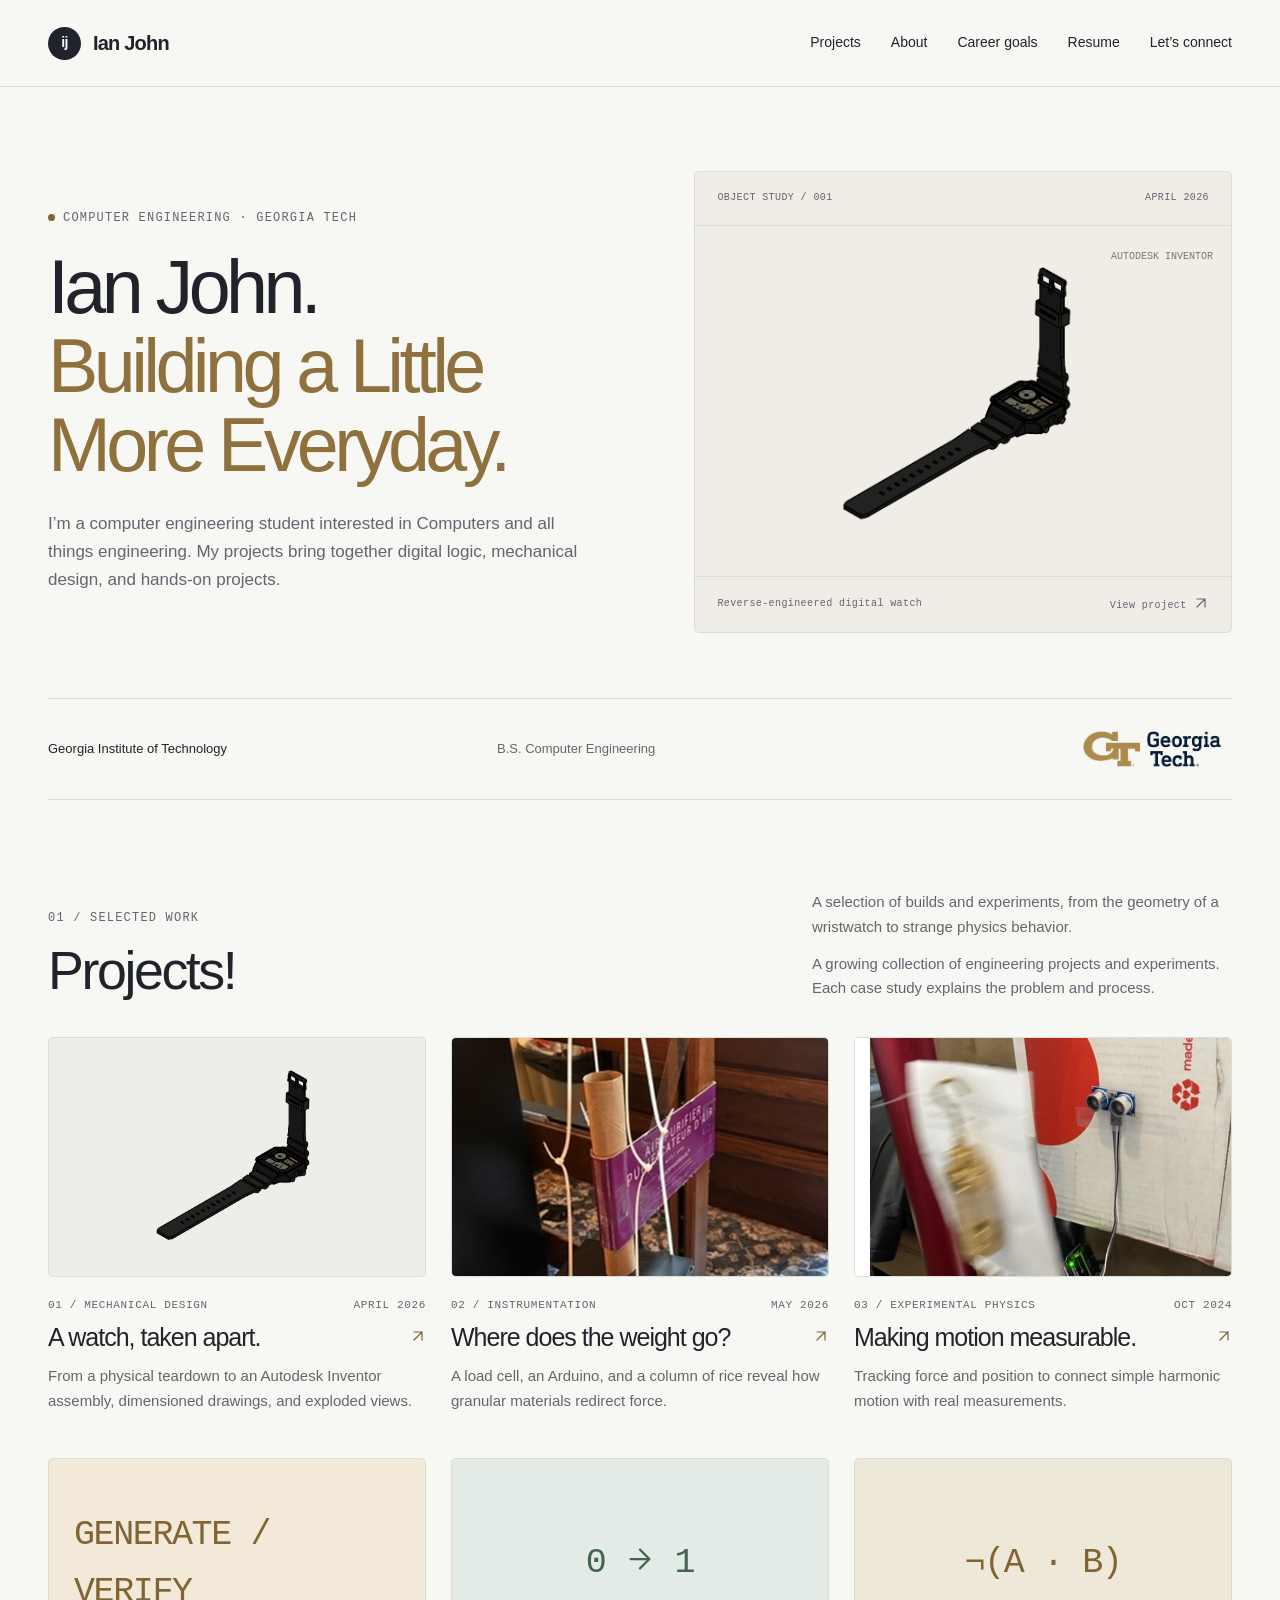
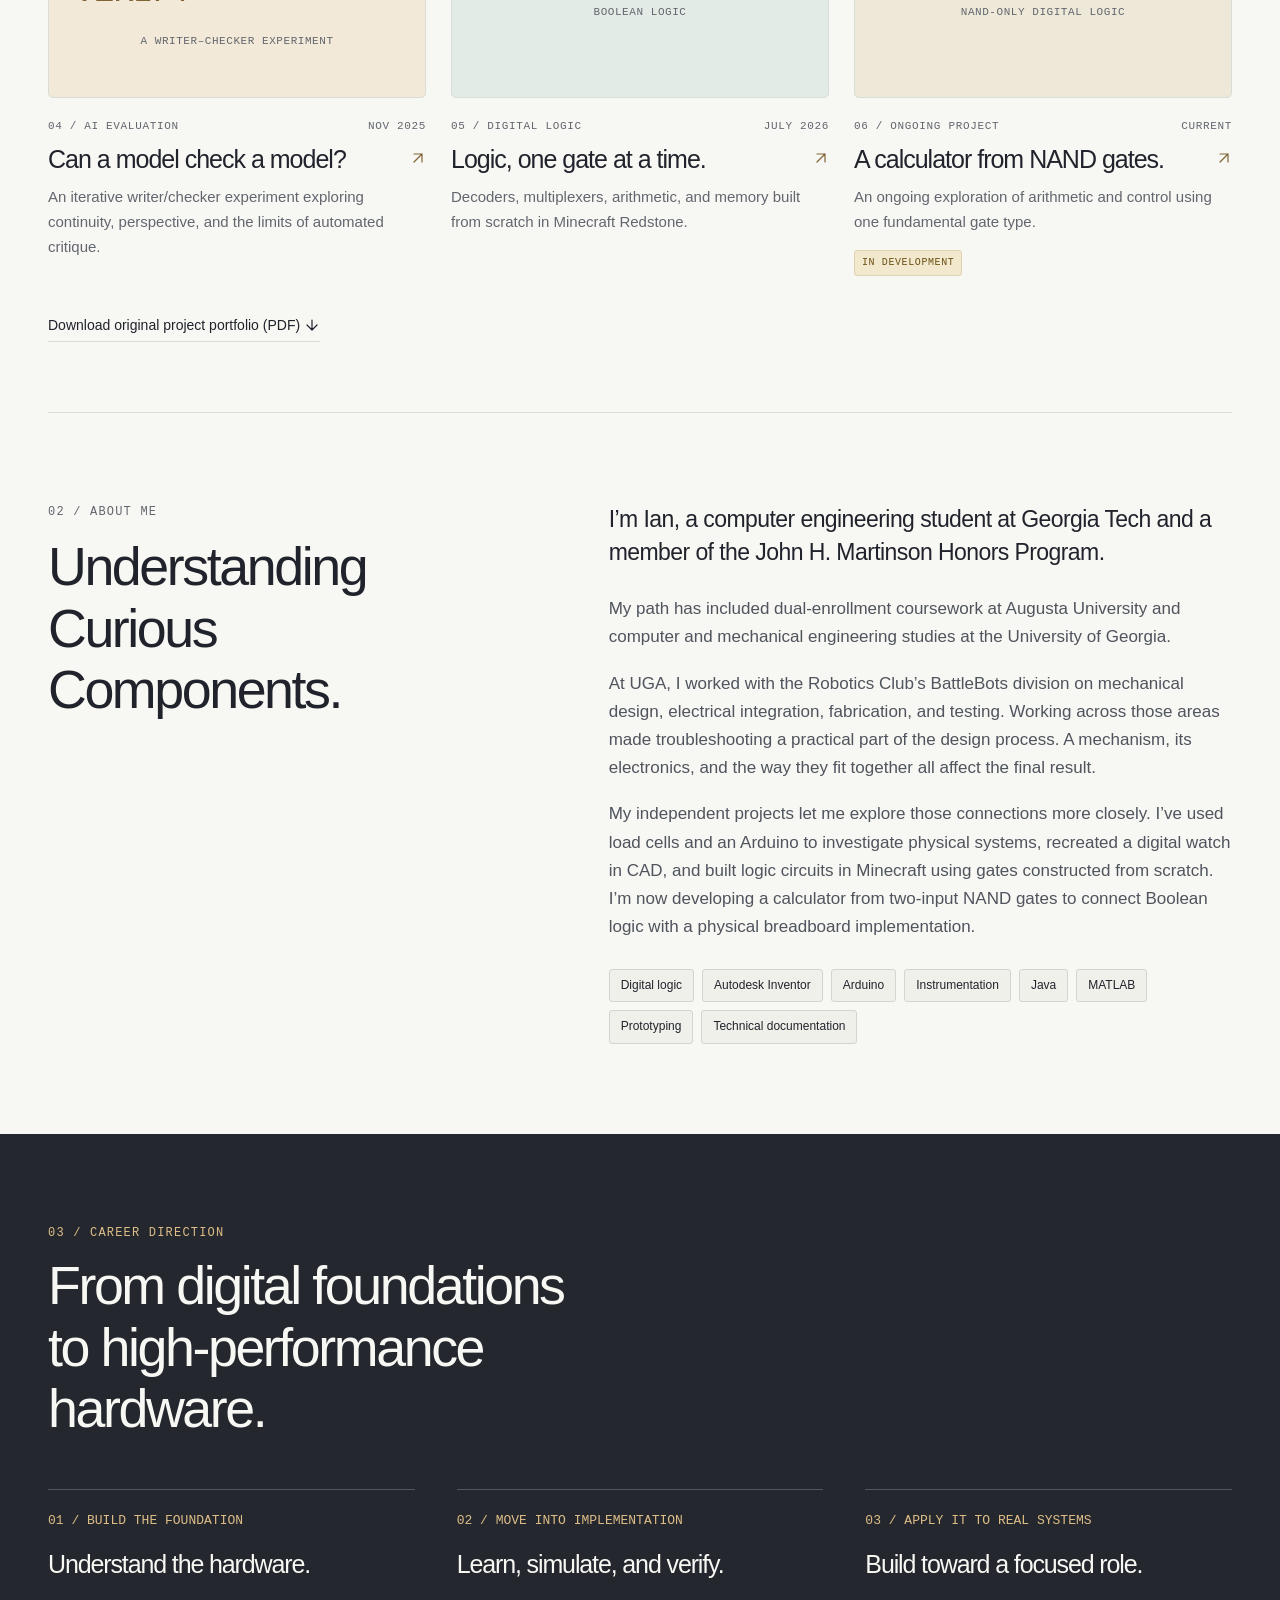
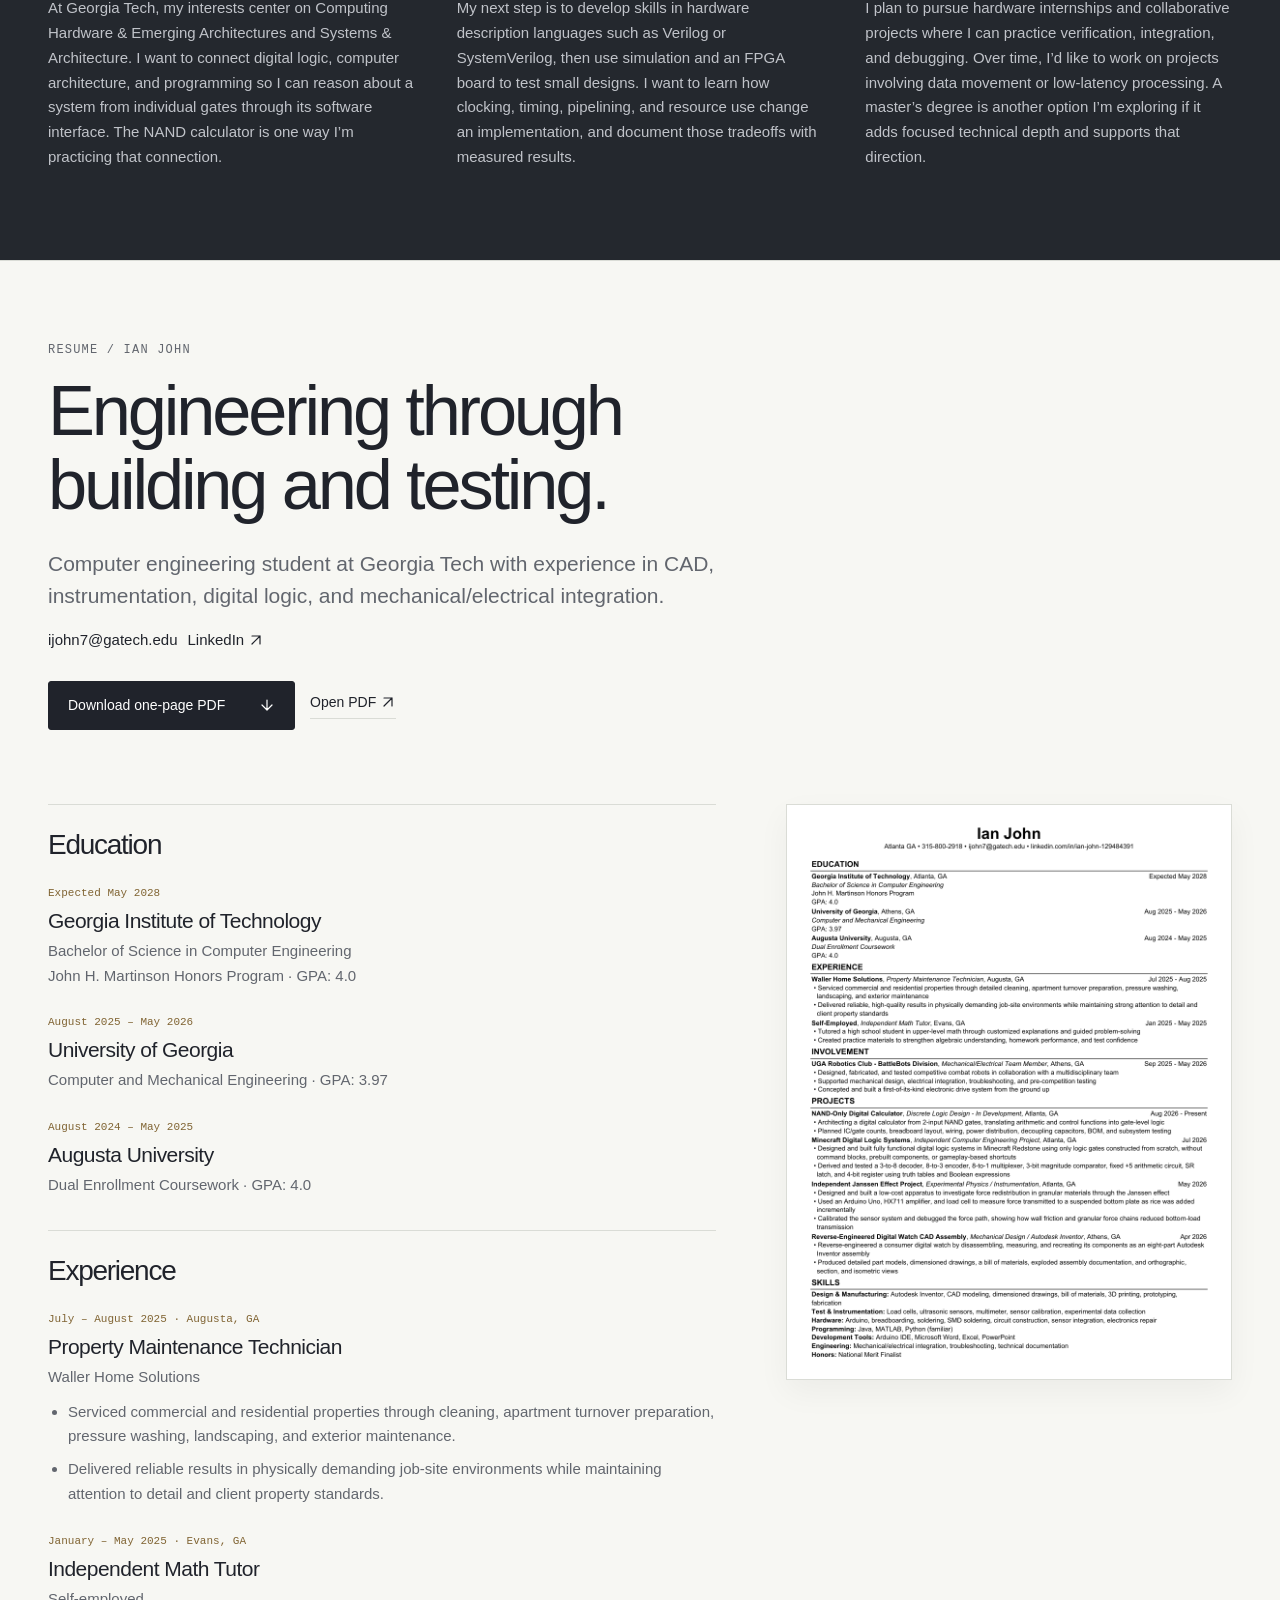
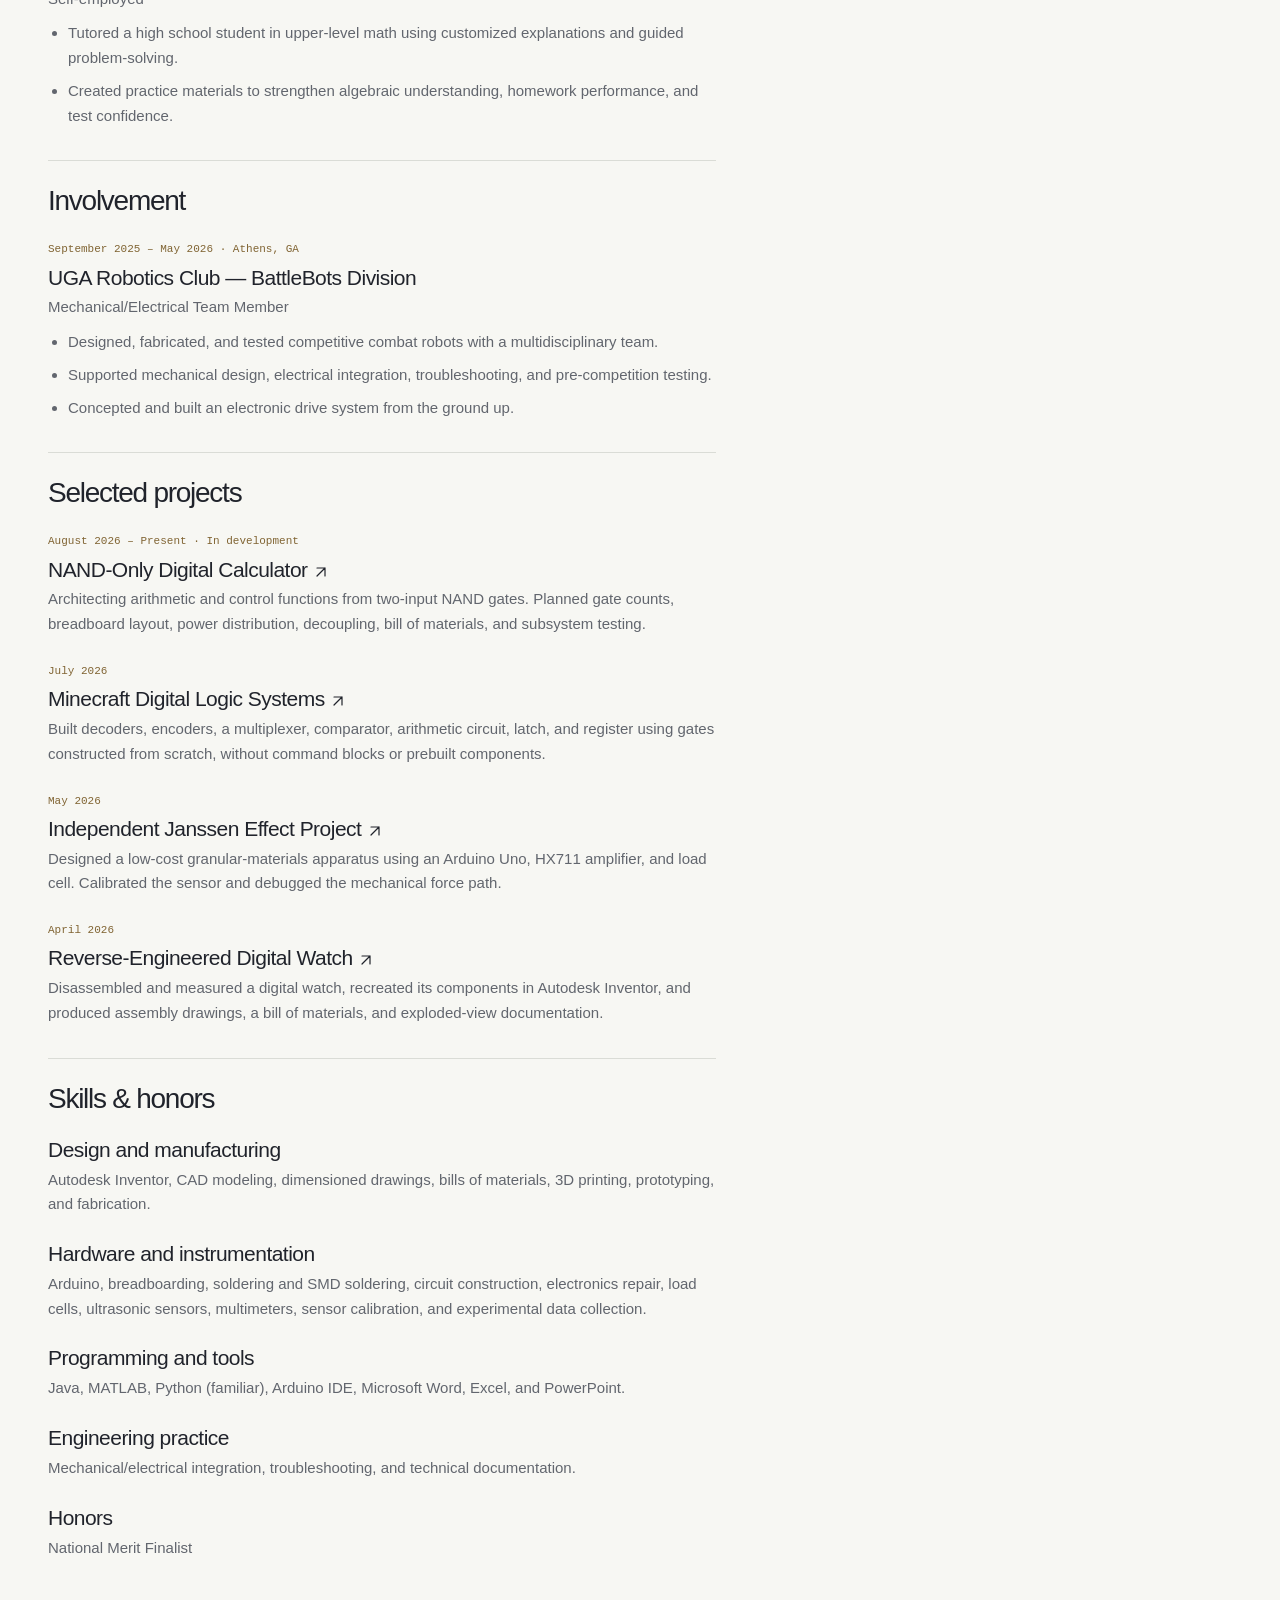
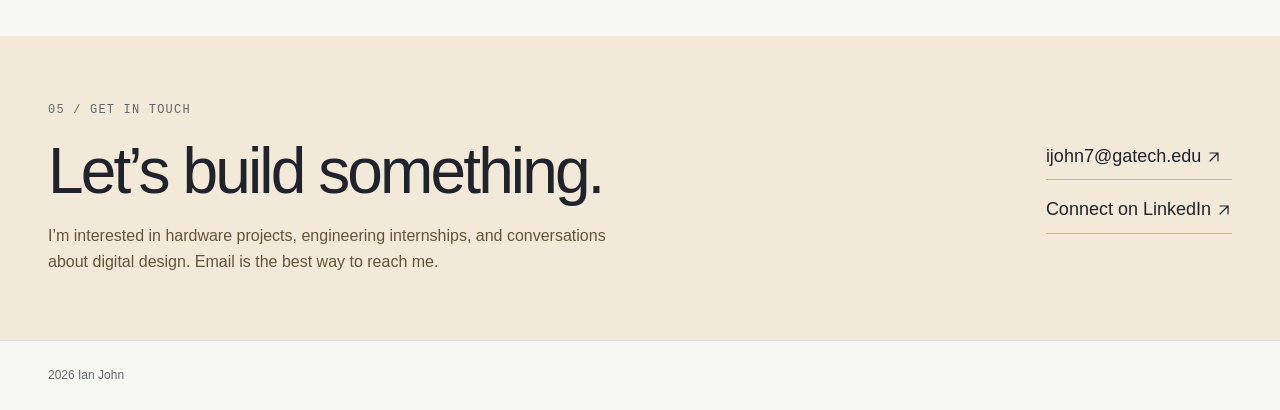
<file: projects.html>
<!doctype html>
<html lang="en"><head><meta charset="utf-8"><meta name="viewport" content="width=device-width,initial-scale=1"><title>Ian John | Portfolio</title><meta http-equiv="refresh" content="0;url=./index.html#projects"></head><body><p><a href="./index.html#projects">Continue to Ian John's portfolio</a></p><script>location.replace("./index.html#projects");</script></body></html>
</file>
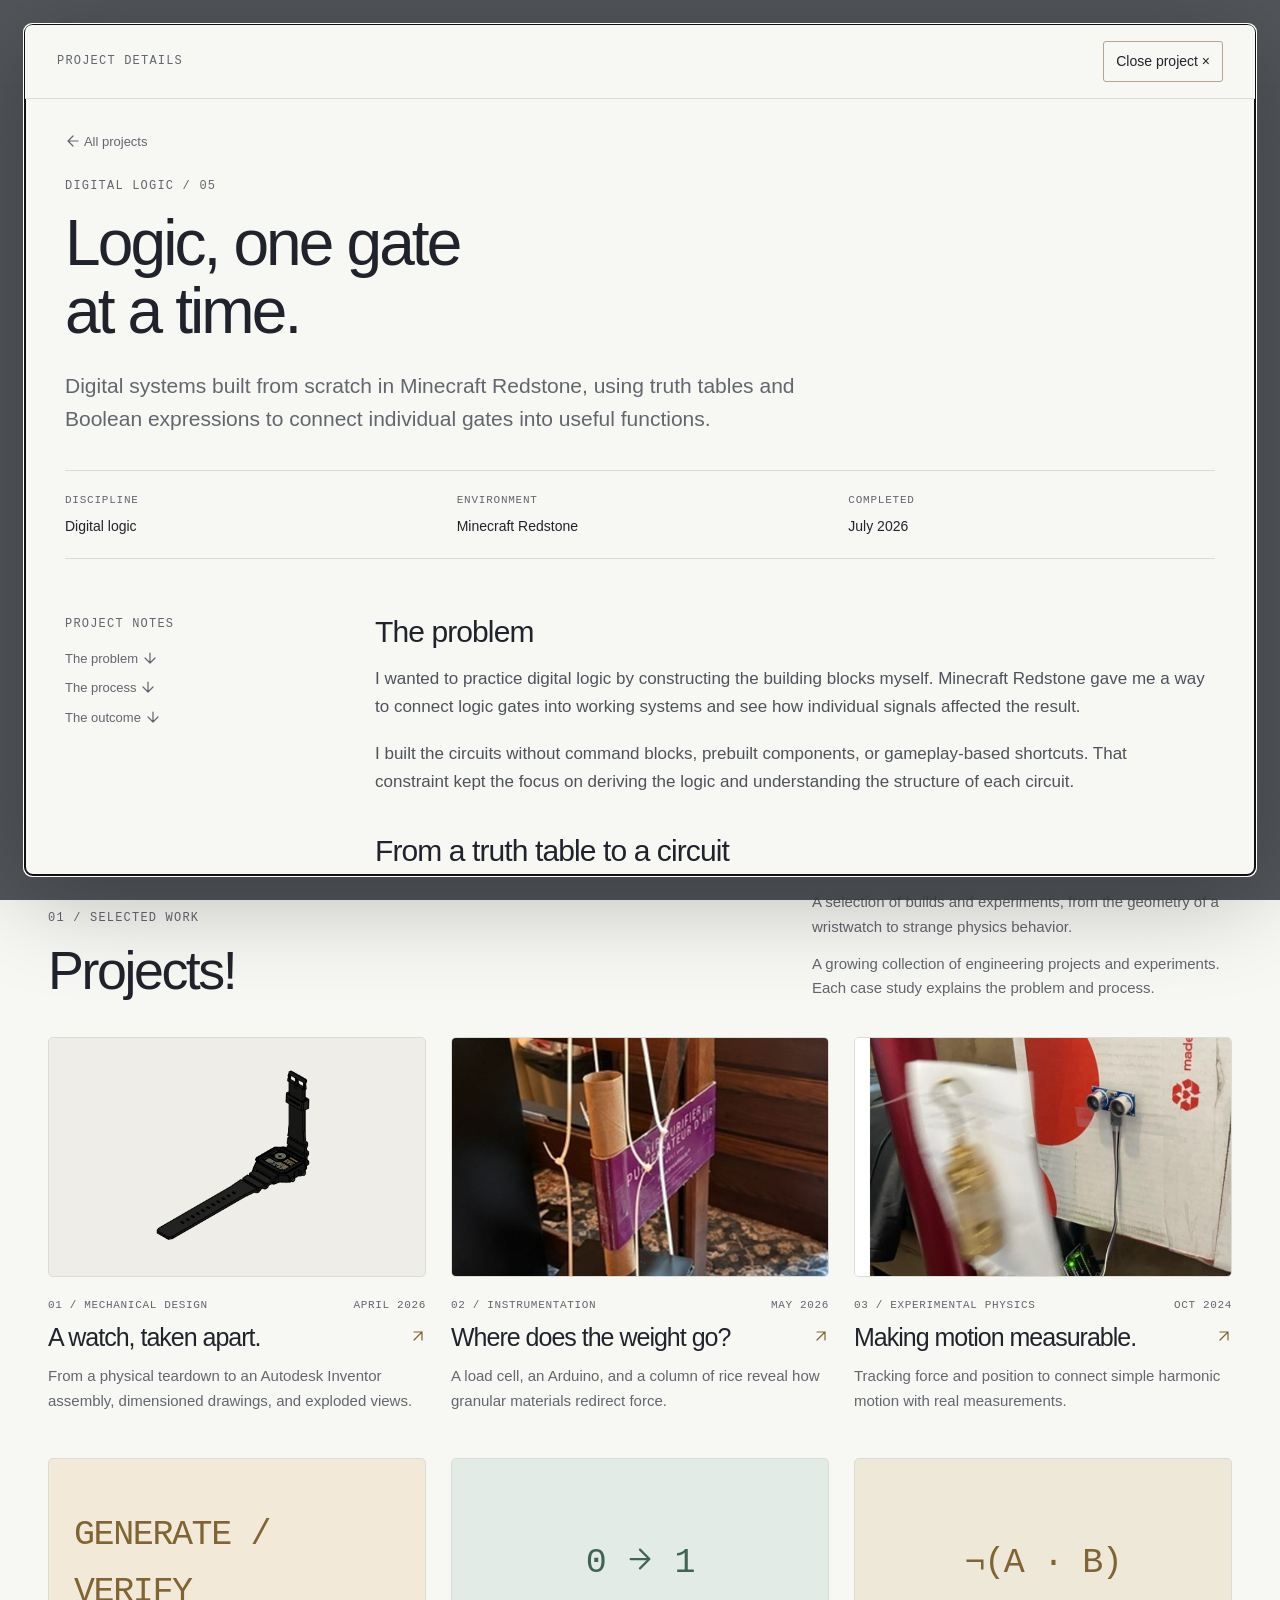
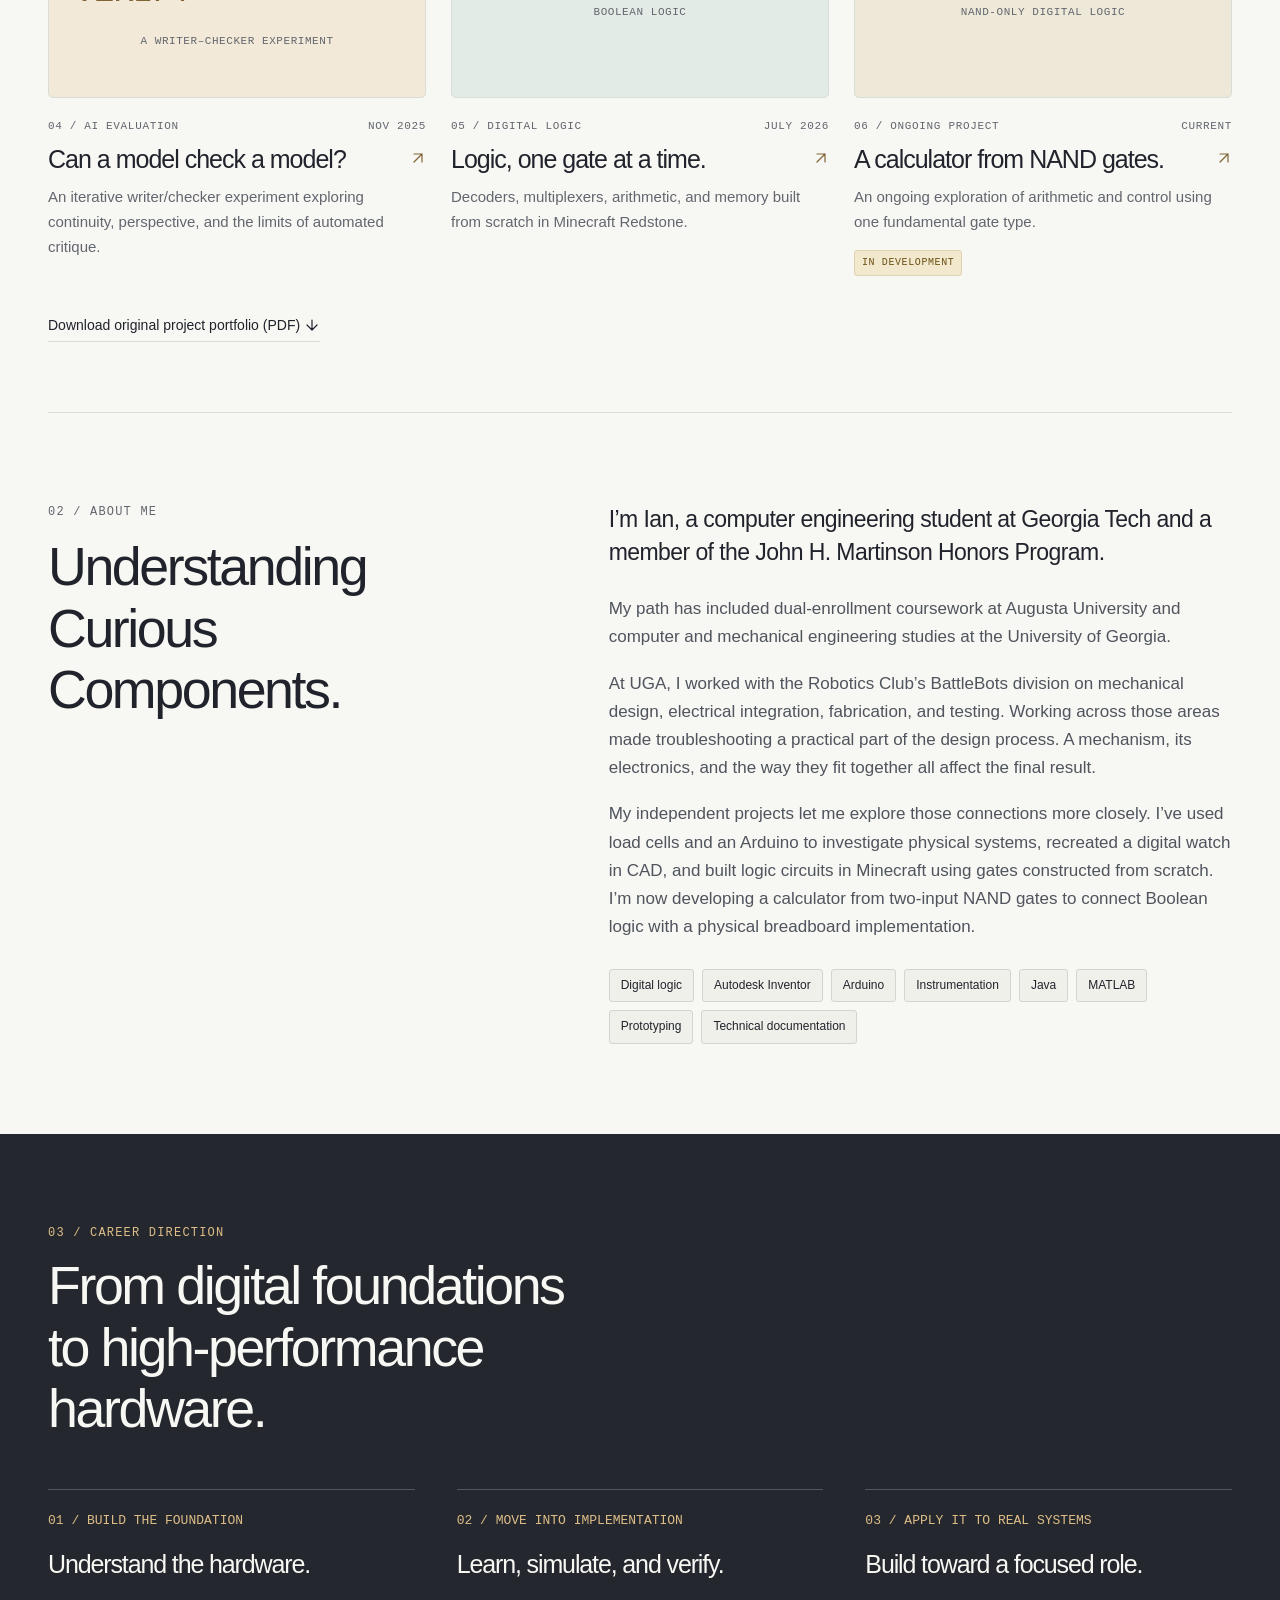
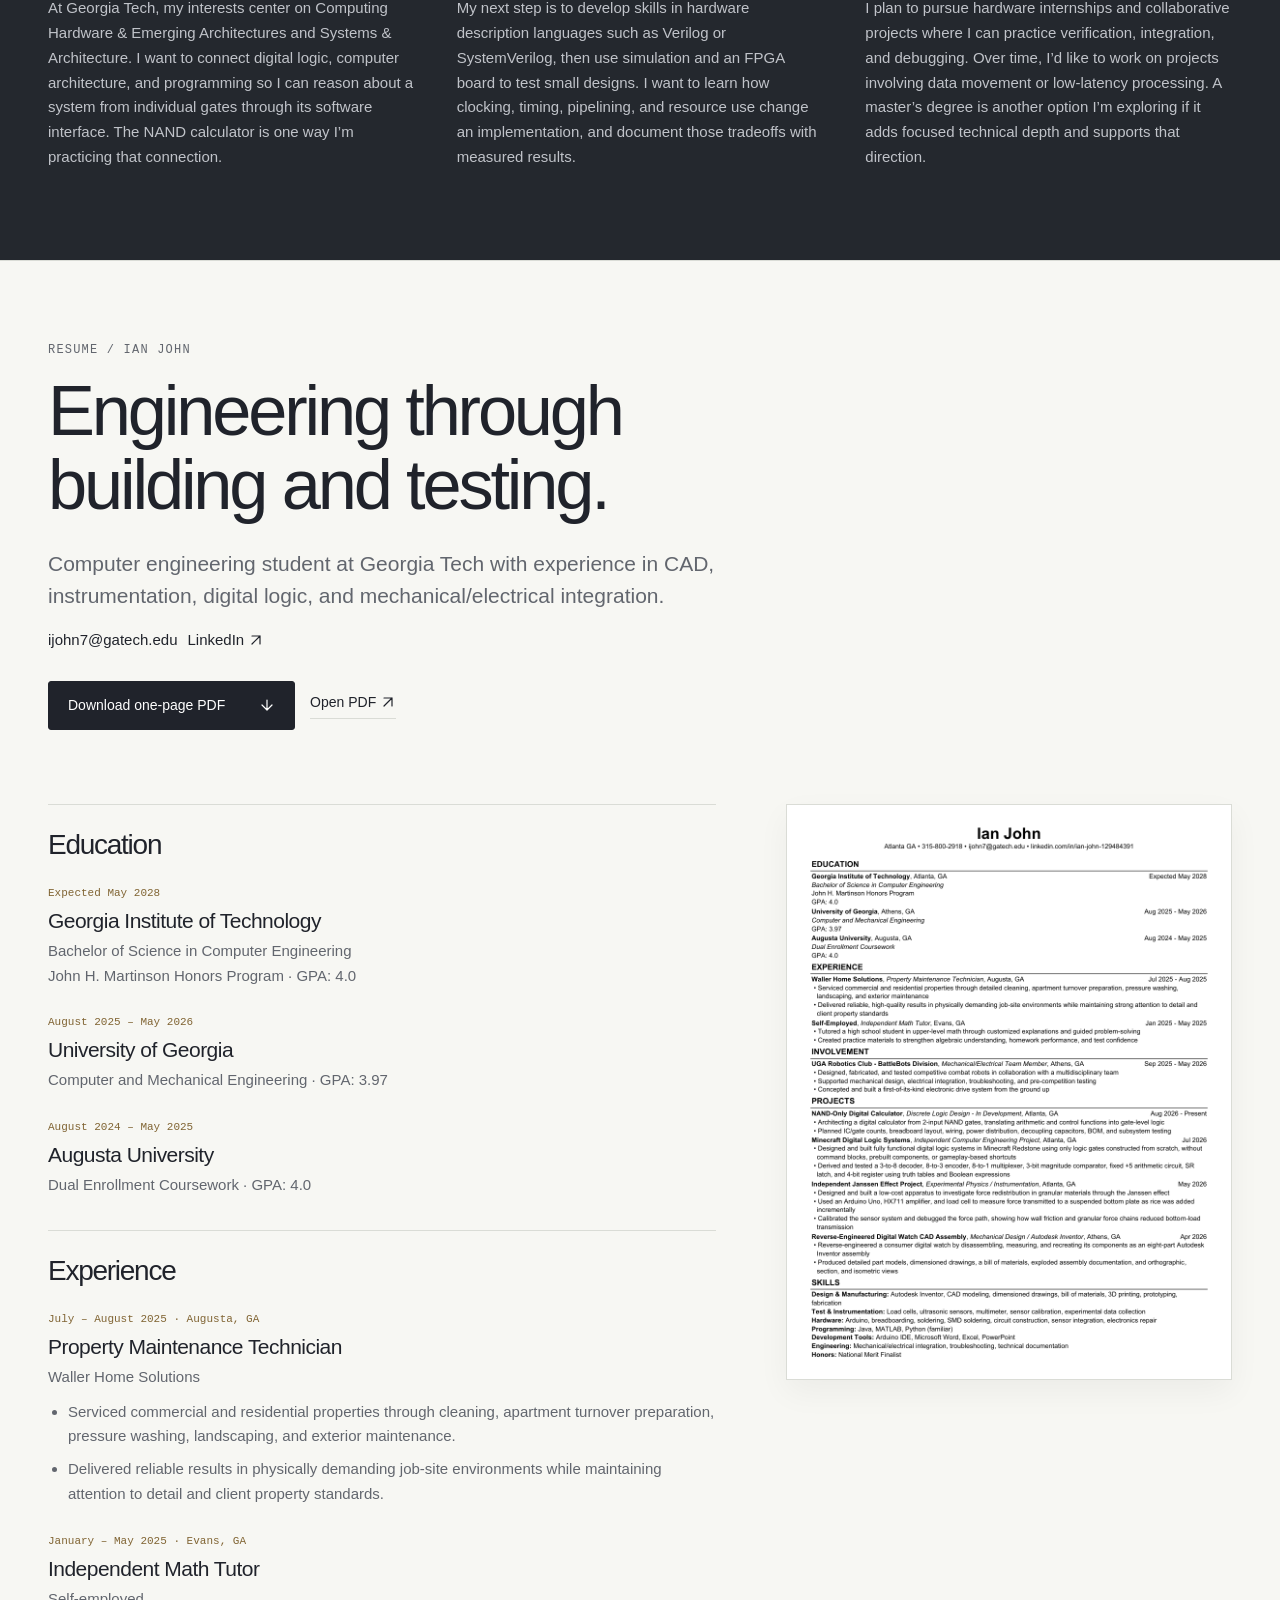
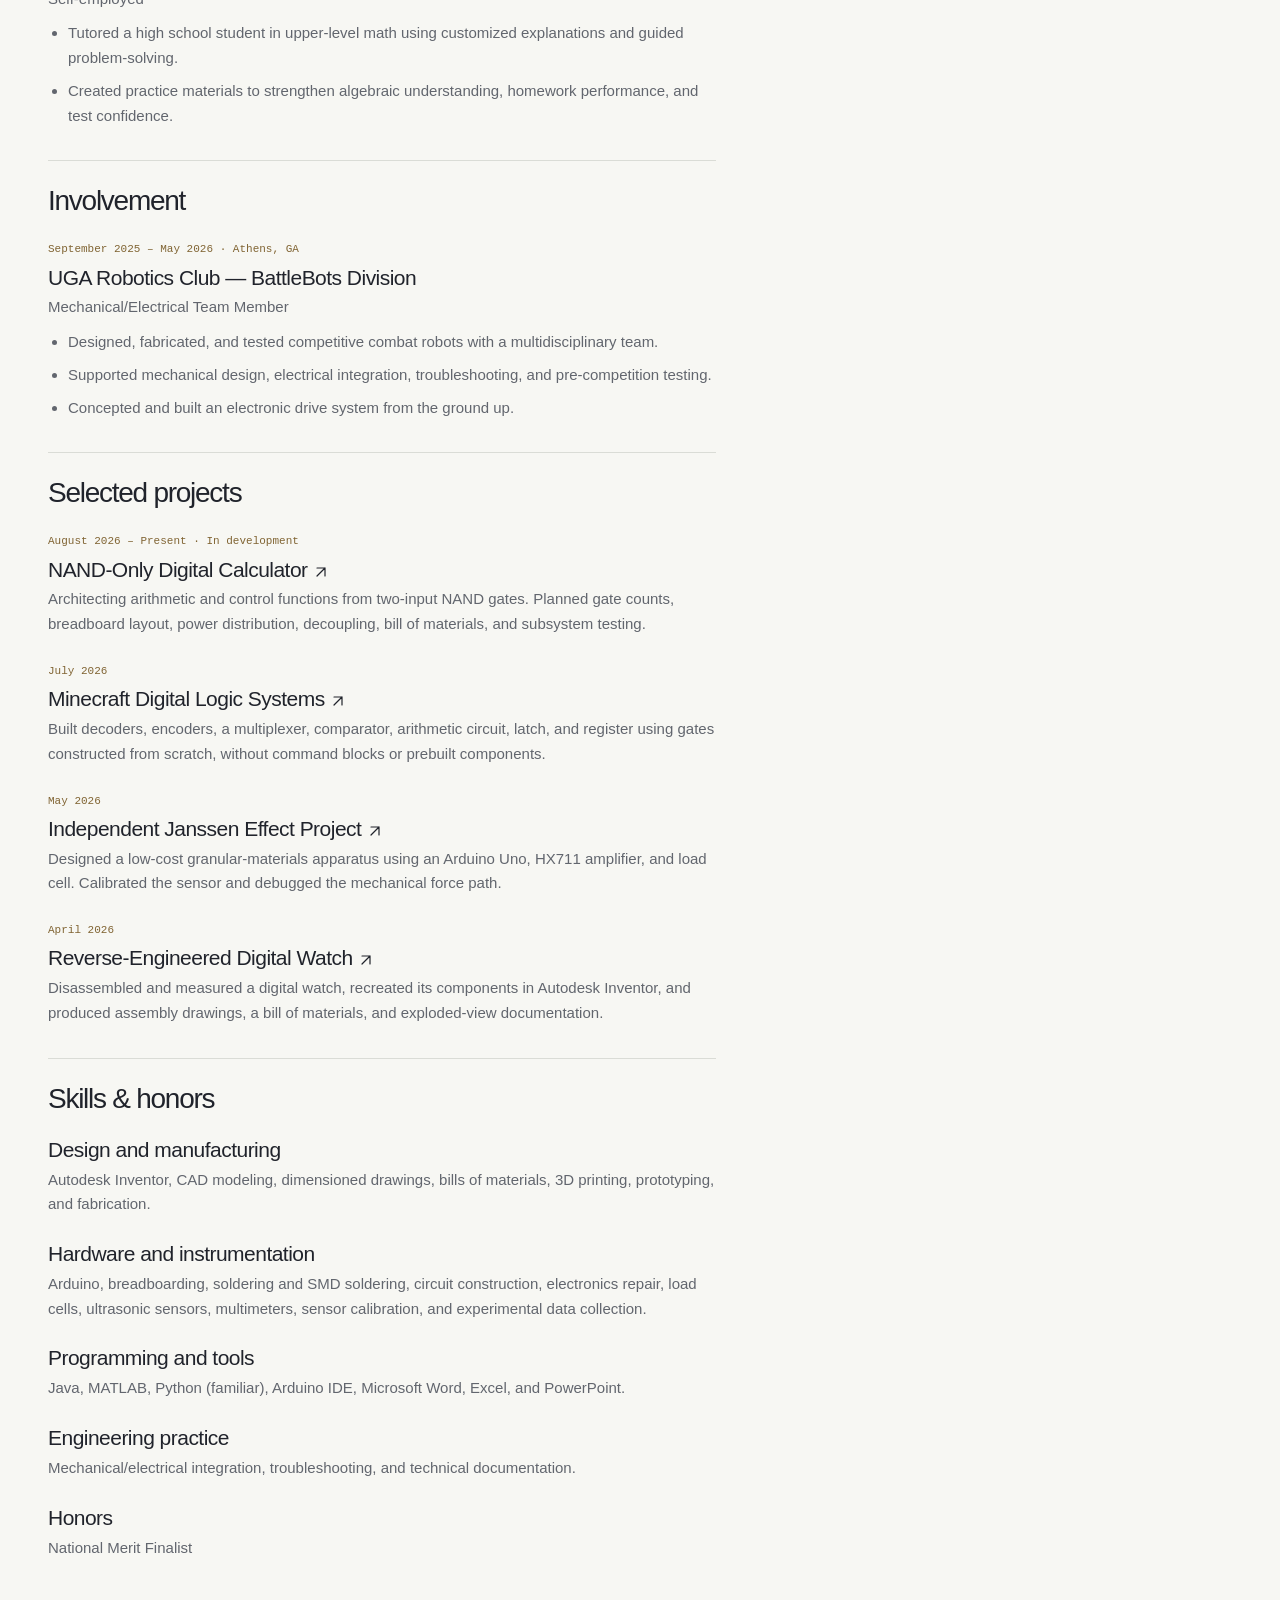
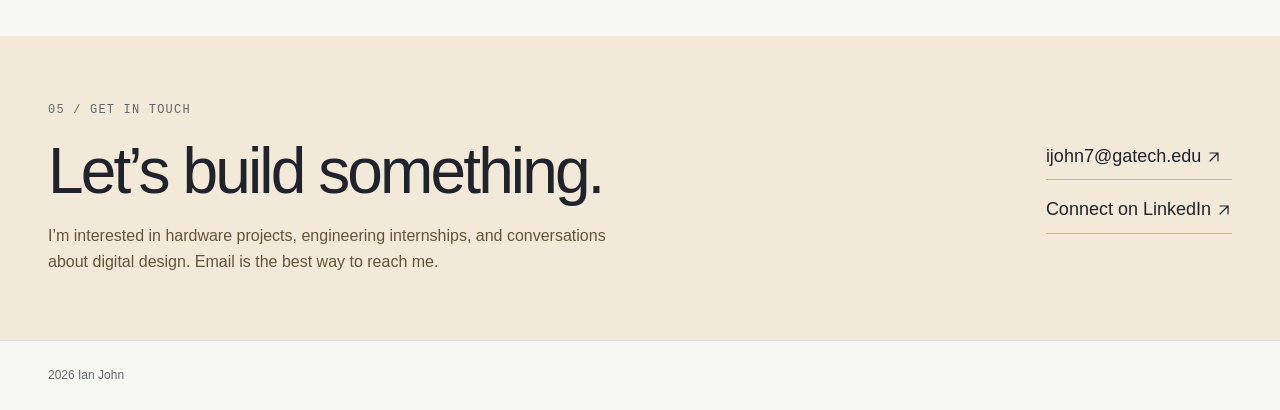
<file: redstone.html>
<!doctype html>
<html lang="en"><head><meta charset="utf-8"><meta name="viewport" content="width=device-width,initial-scale=1"><title>Ian John | Portfolio</title><meta http-equiv="refresh" content="0;url=./index.html#project-redstone"></head><body><p><a href="./index.html#project-redstone">Continue to Ian John's portfolio</a></p><script>location.replace("./index.html#project-redstone");</script></body></html>
</file>
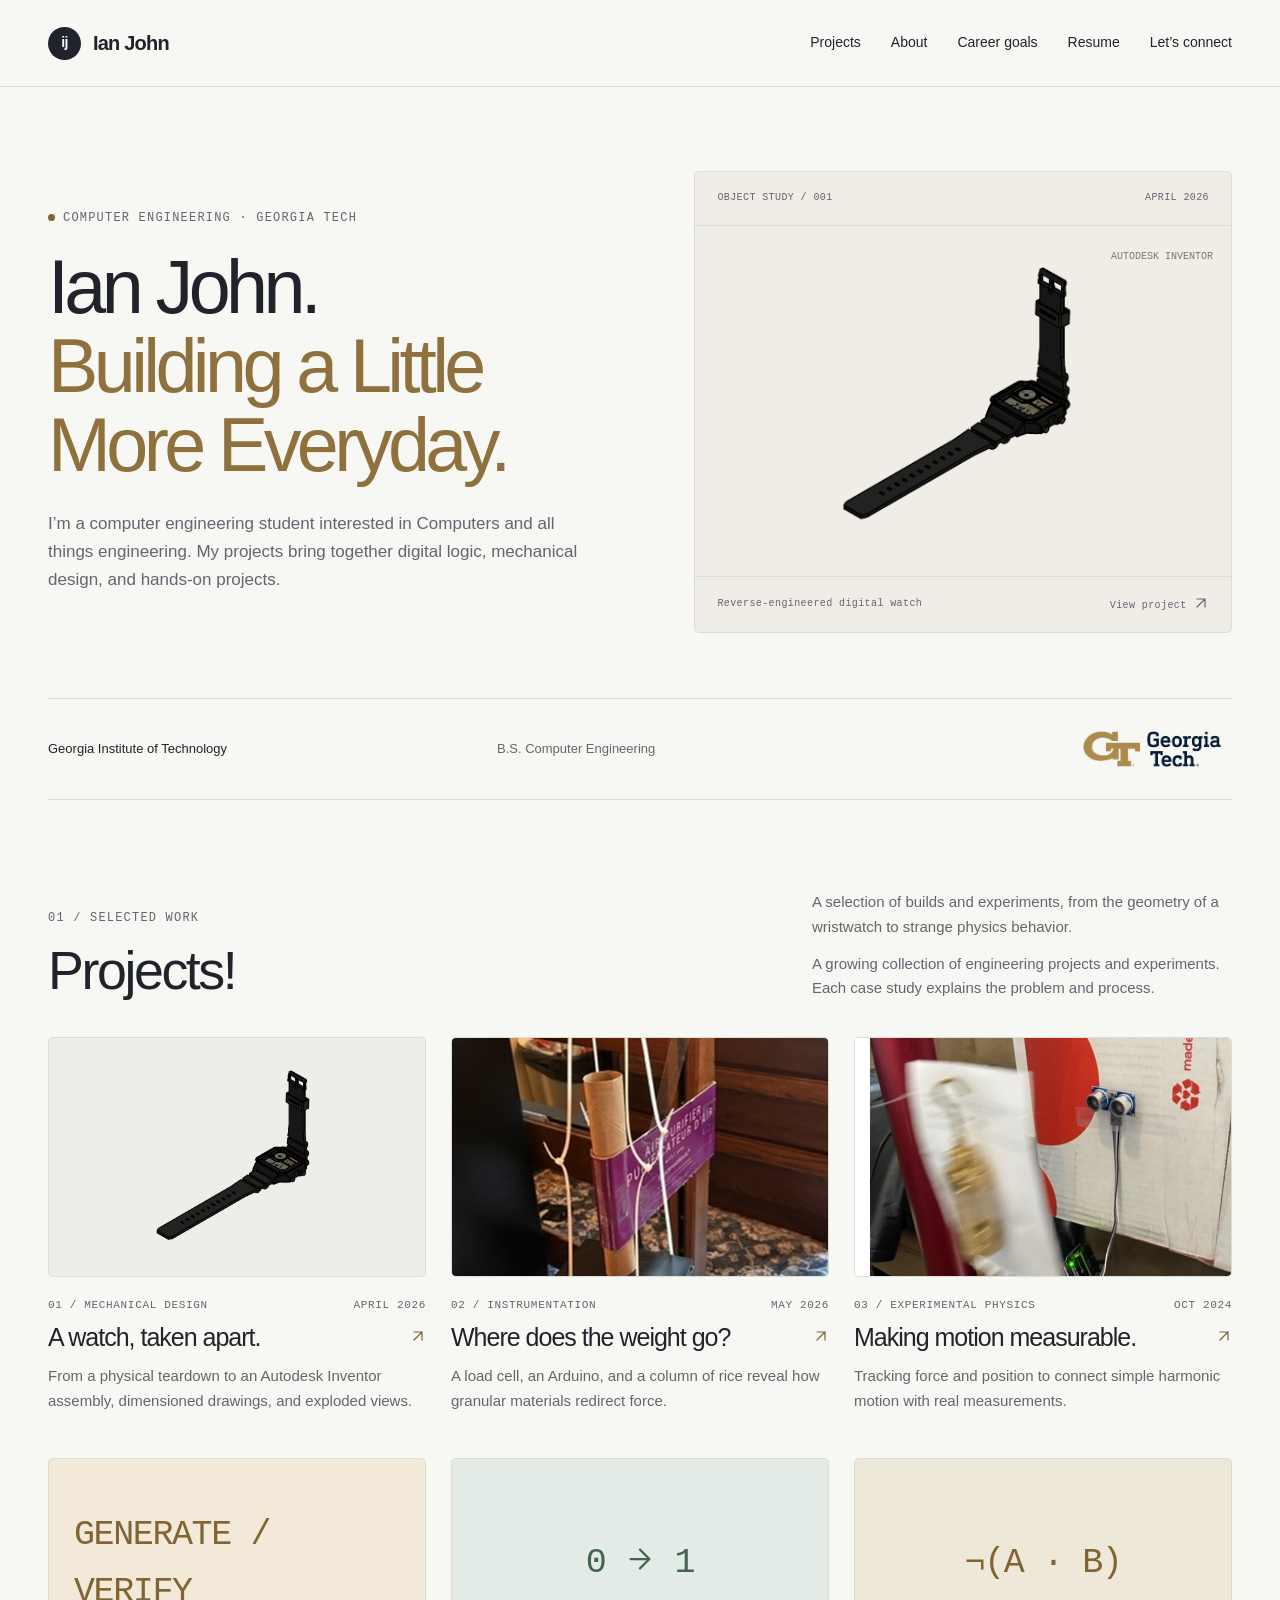
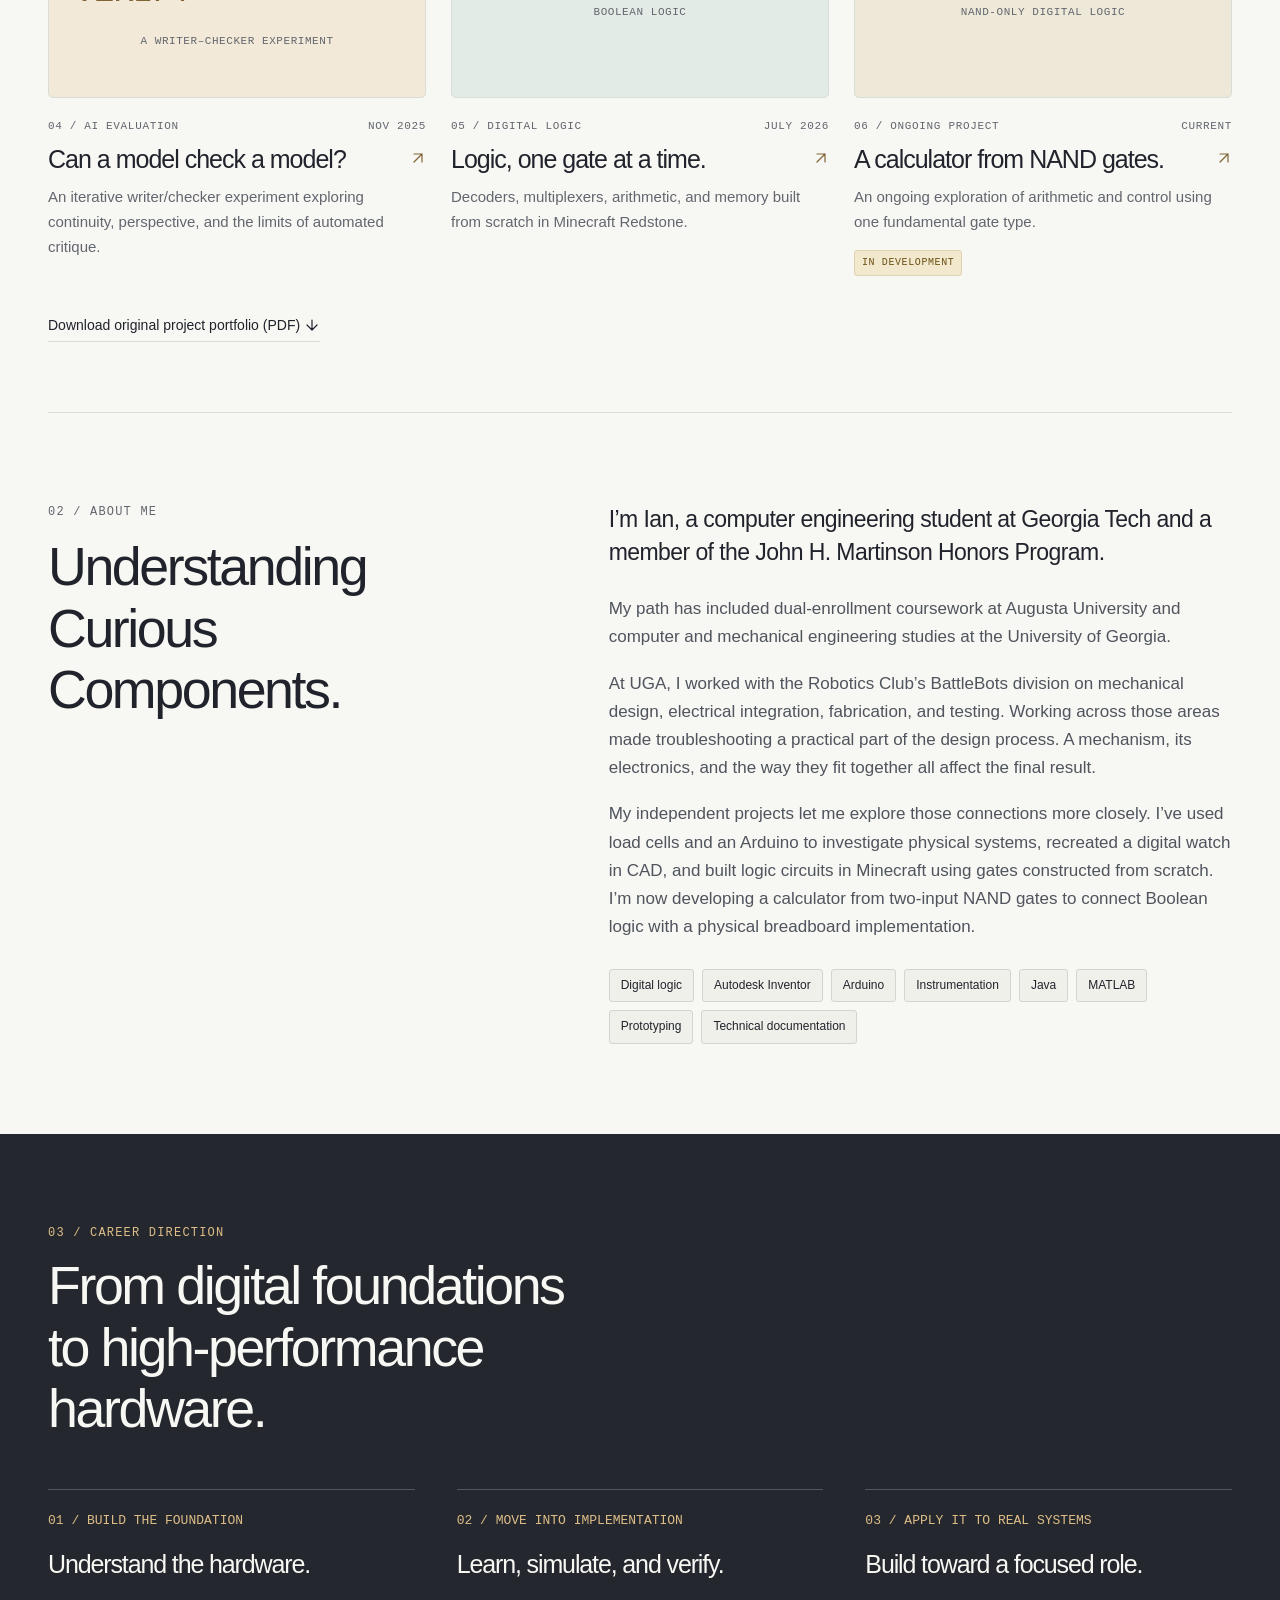
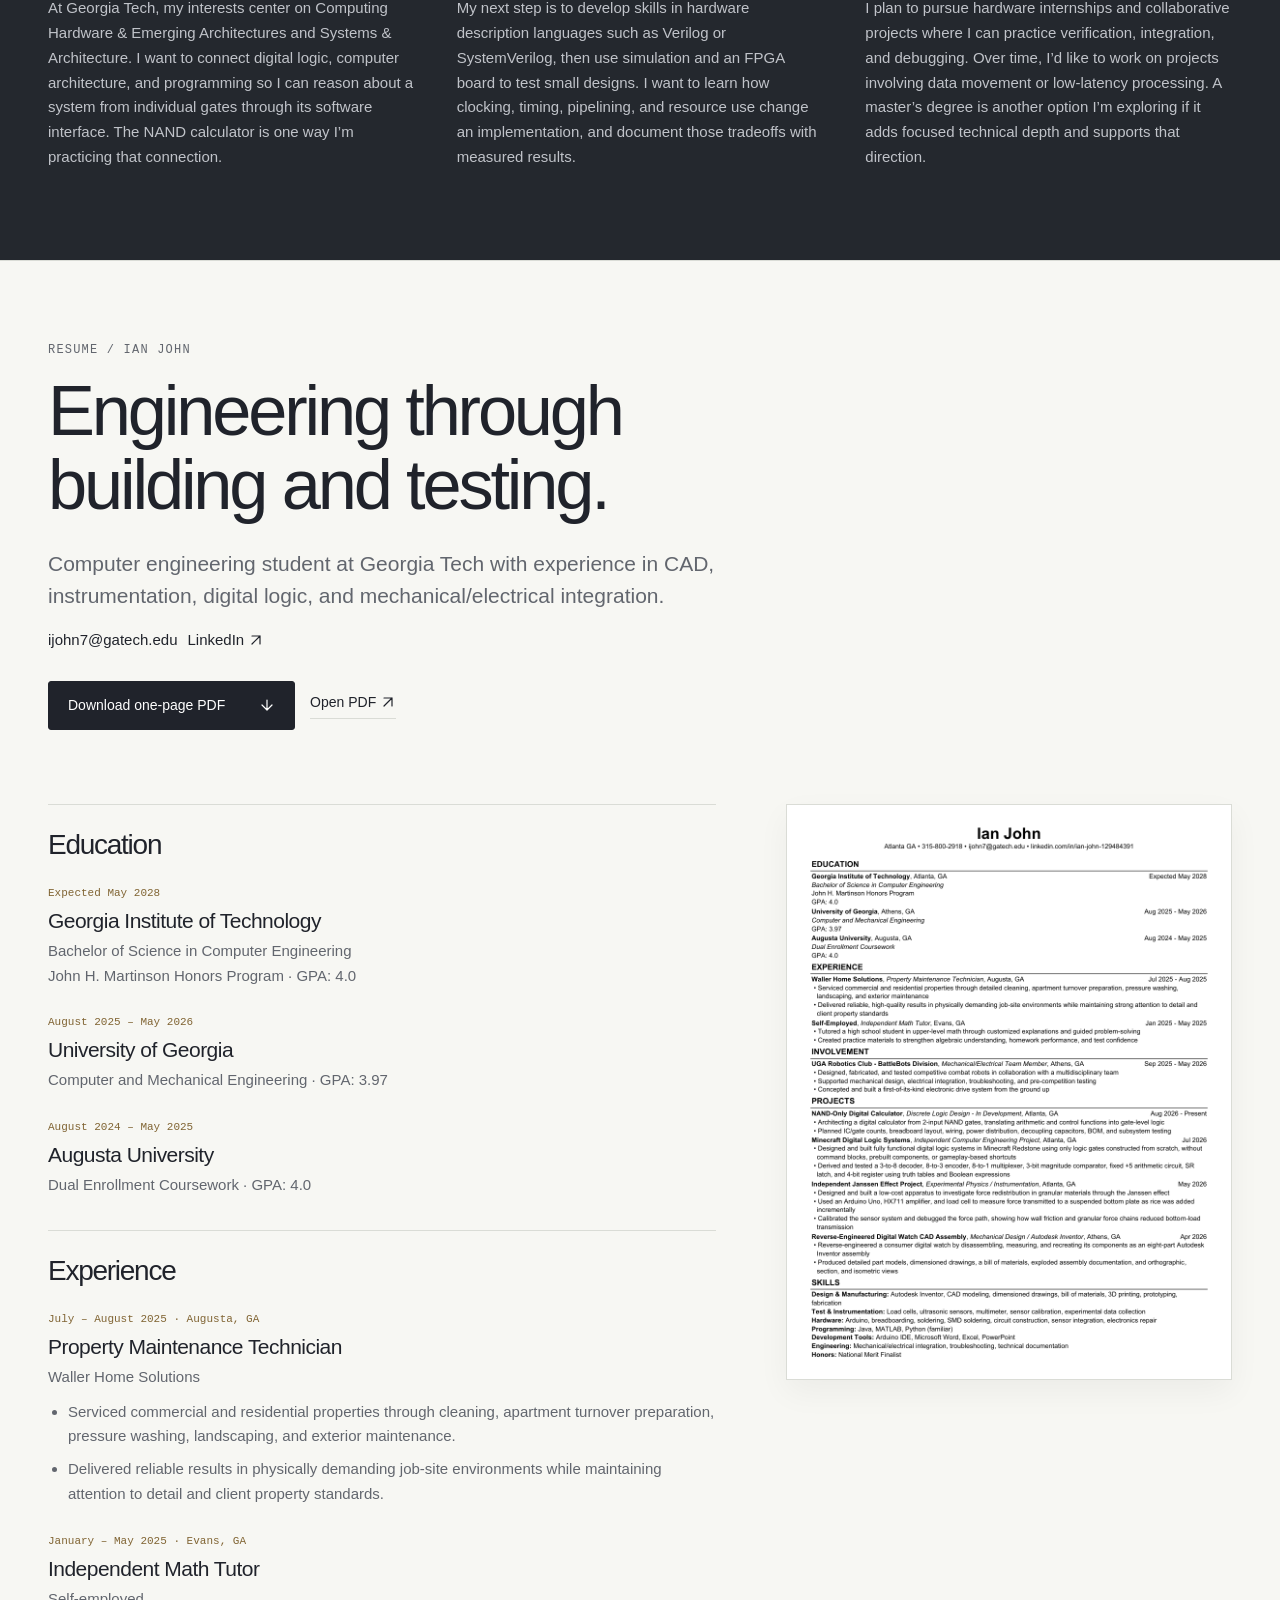
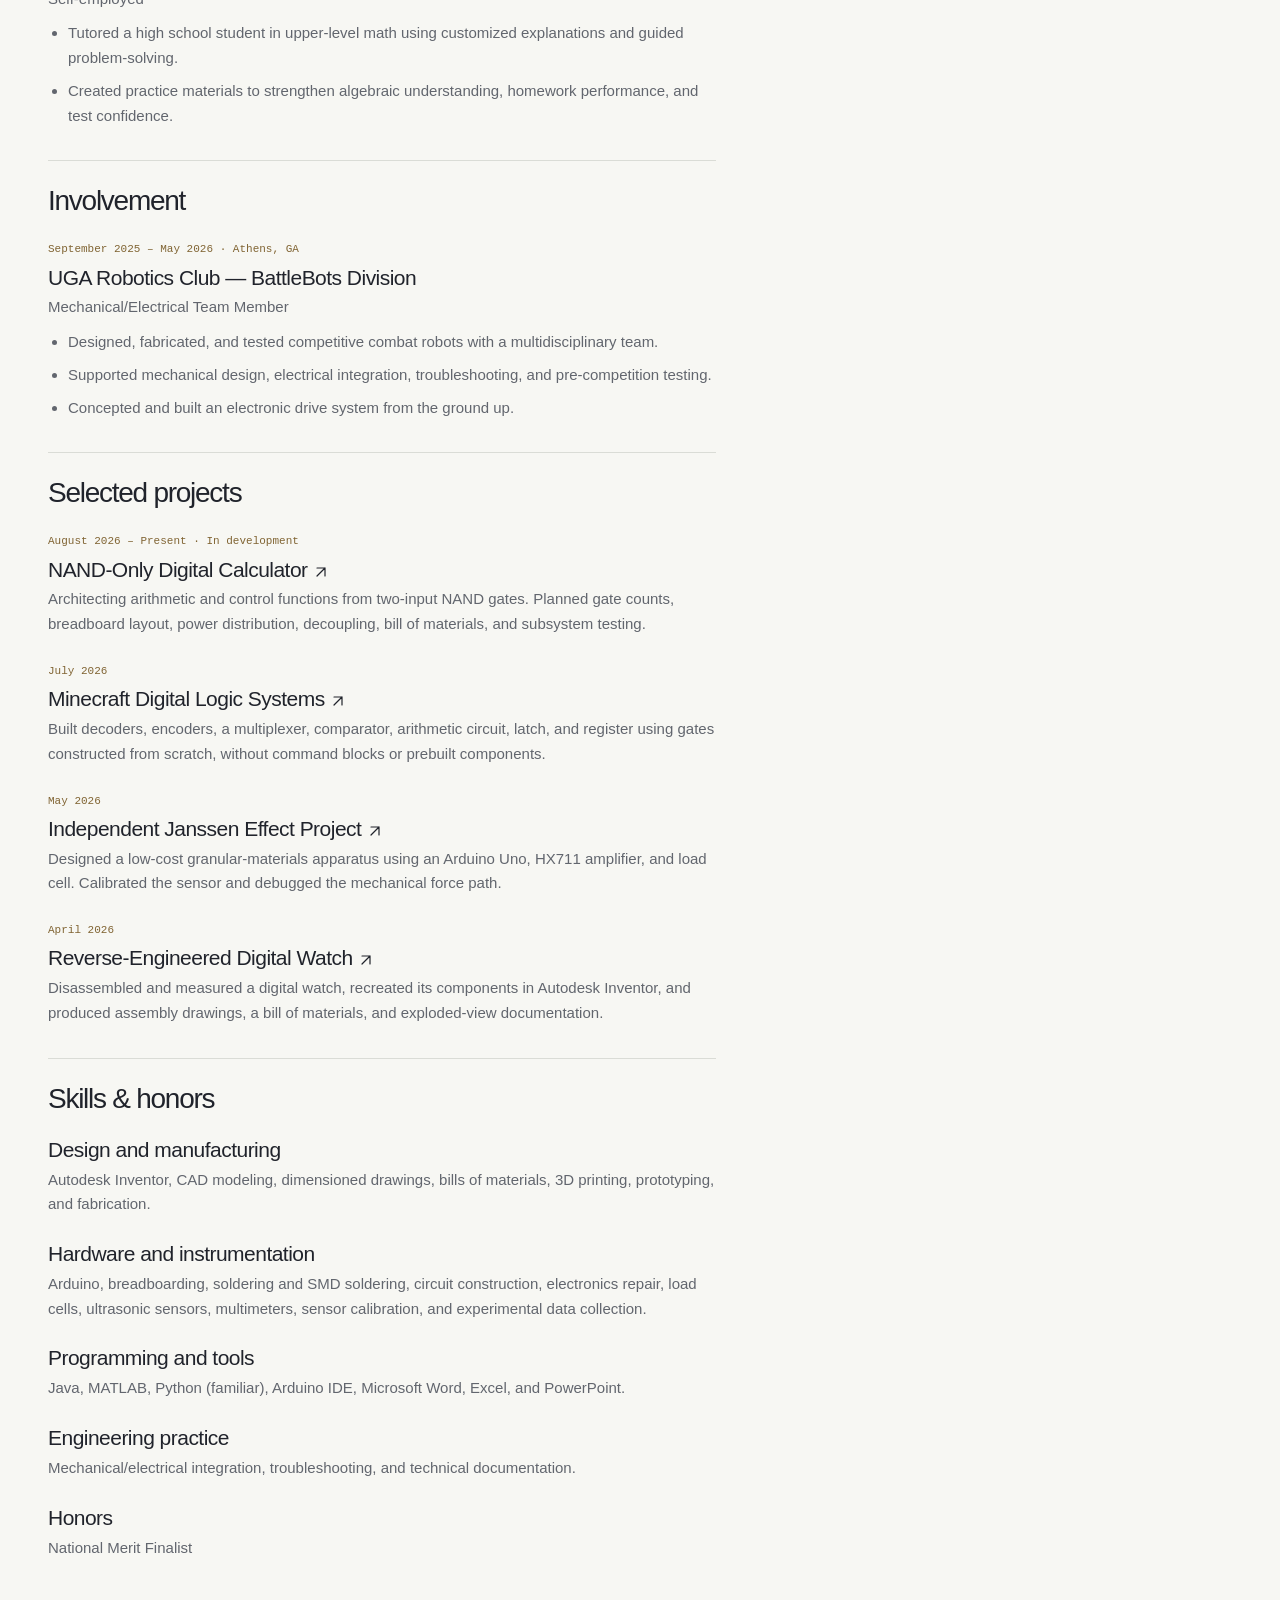
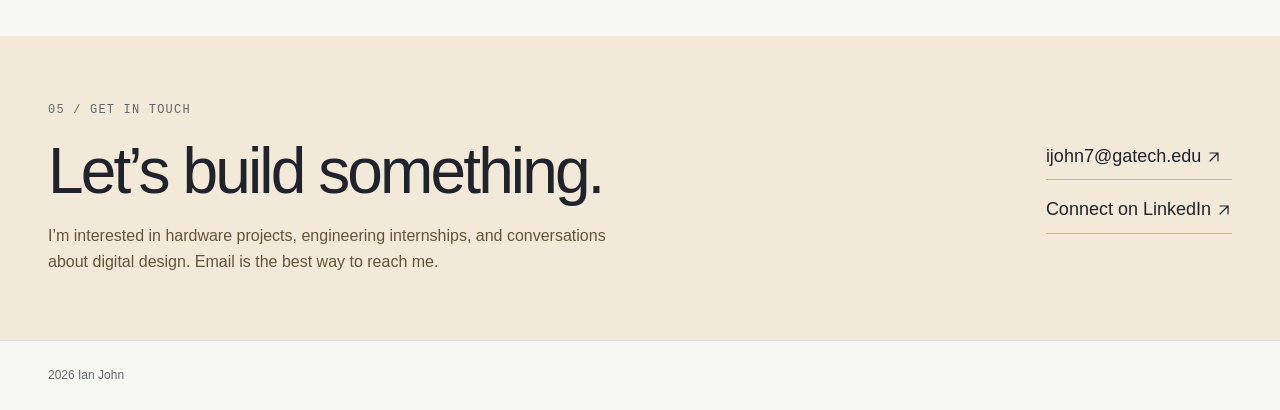
<file: resume.html>
<!doctype html>
<html lang="en"><head><meta charset="utf-8"><meta name="viewport" content="width=device-width,initial-scale=1"><title>Ian John | Portfolio</title><meta http-equiv="refresh" content="0;url=./index.html#resume"></head><body><p><a href="./index.html#resume">Continue to Ian John's portfolio</a></p><script>location.replace("./index.html#resume");</script></body></html>
</file>
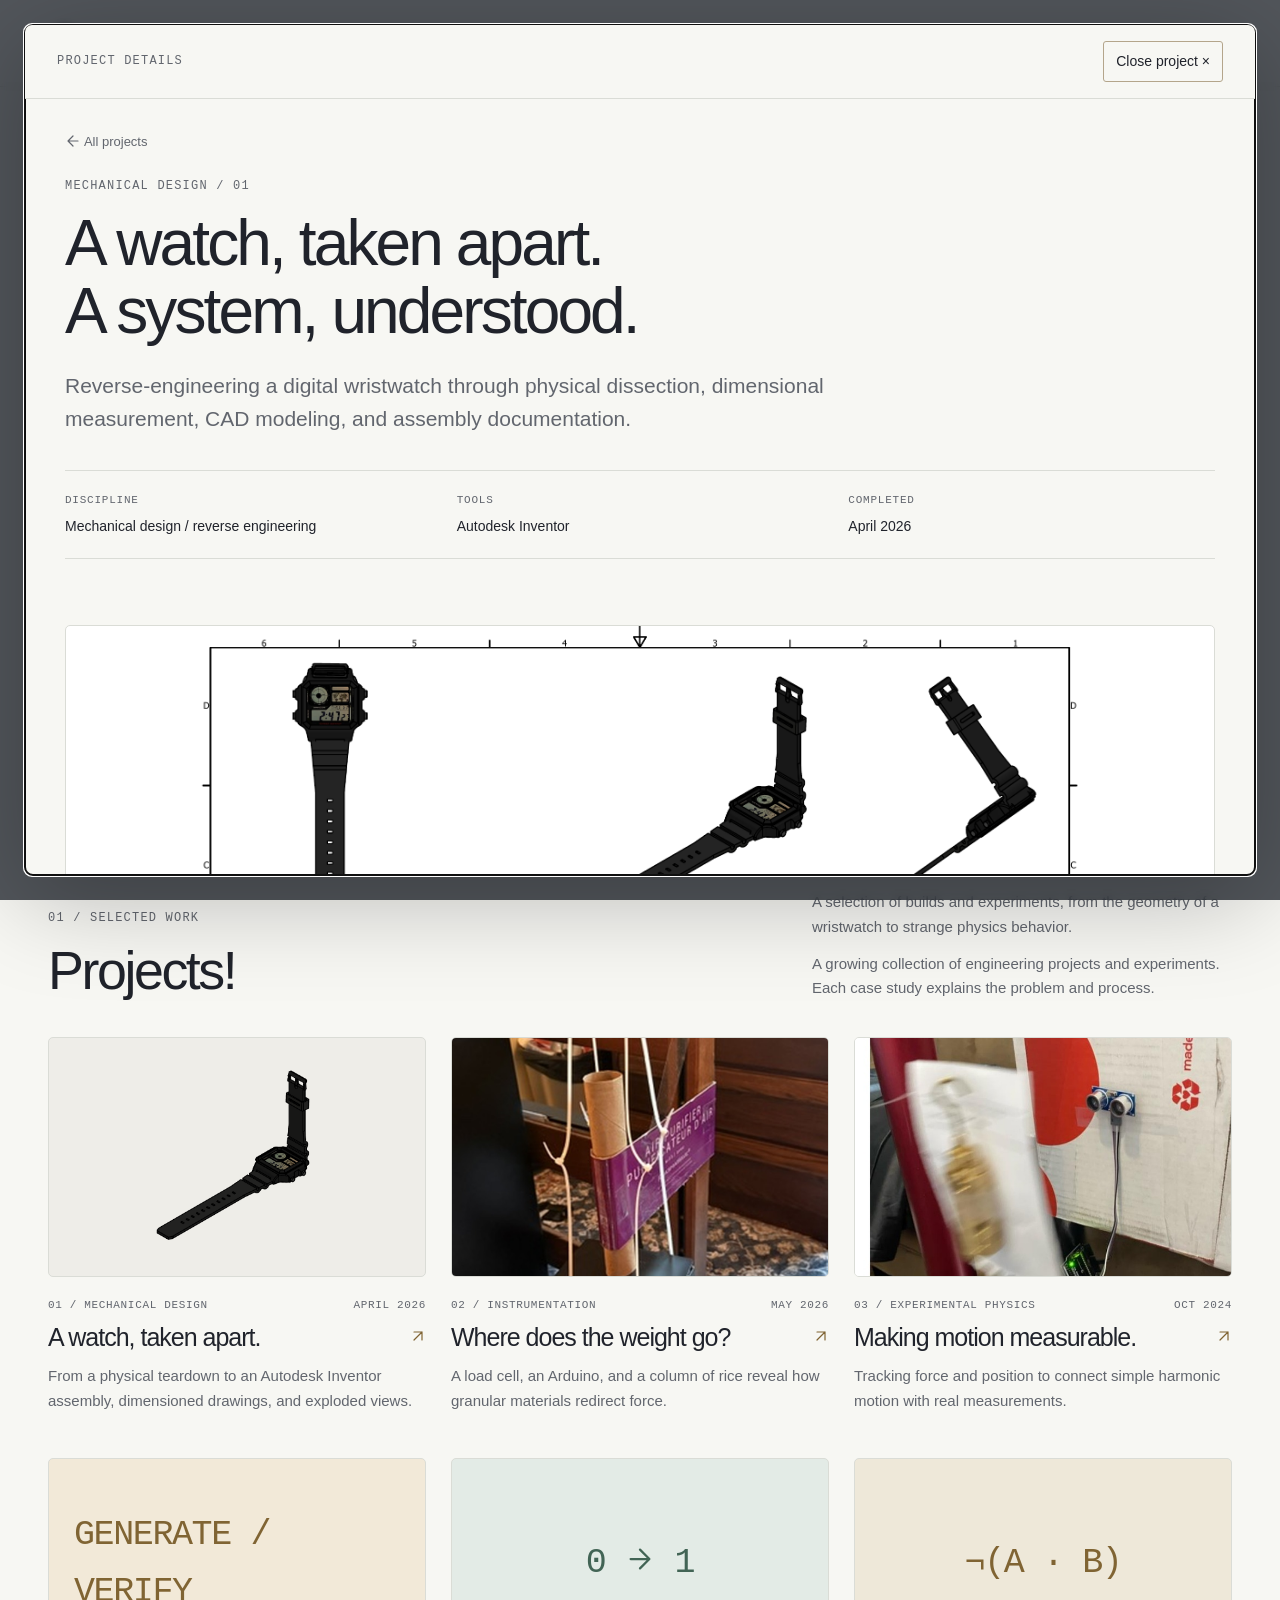
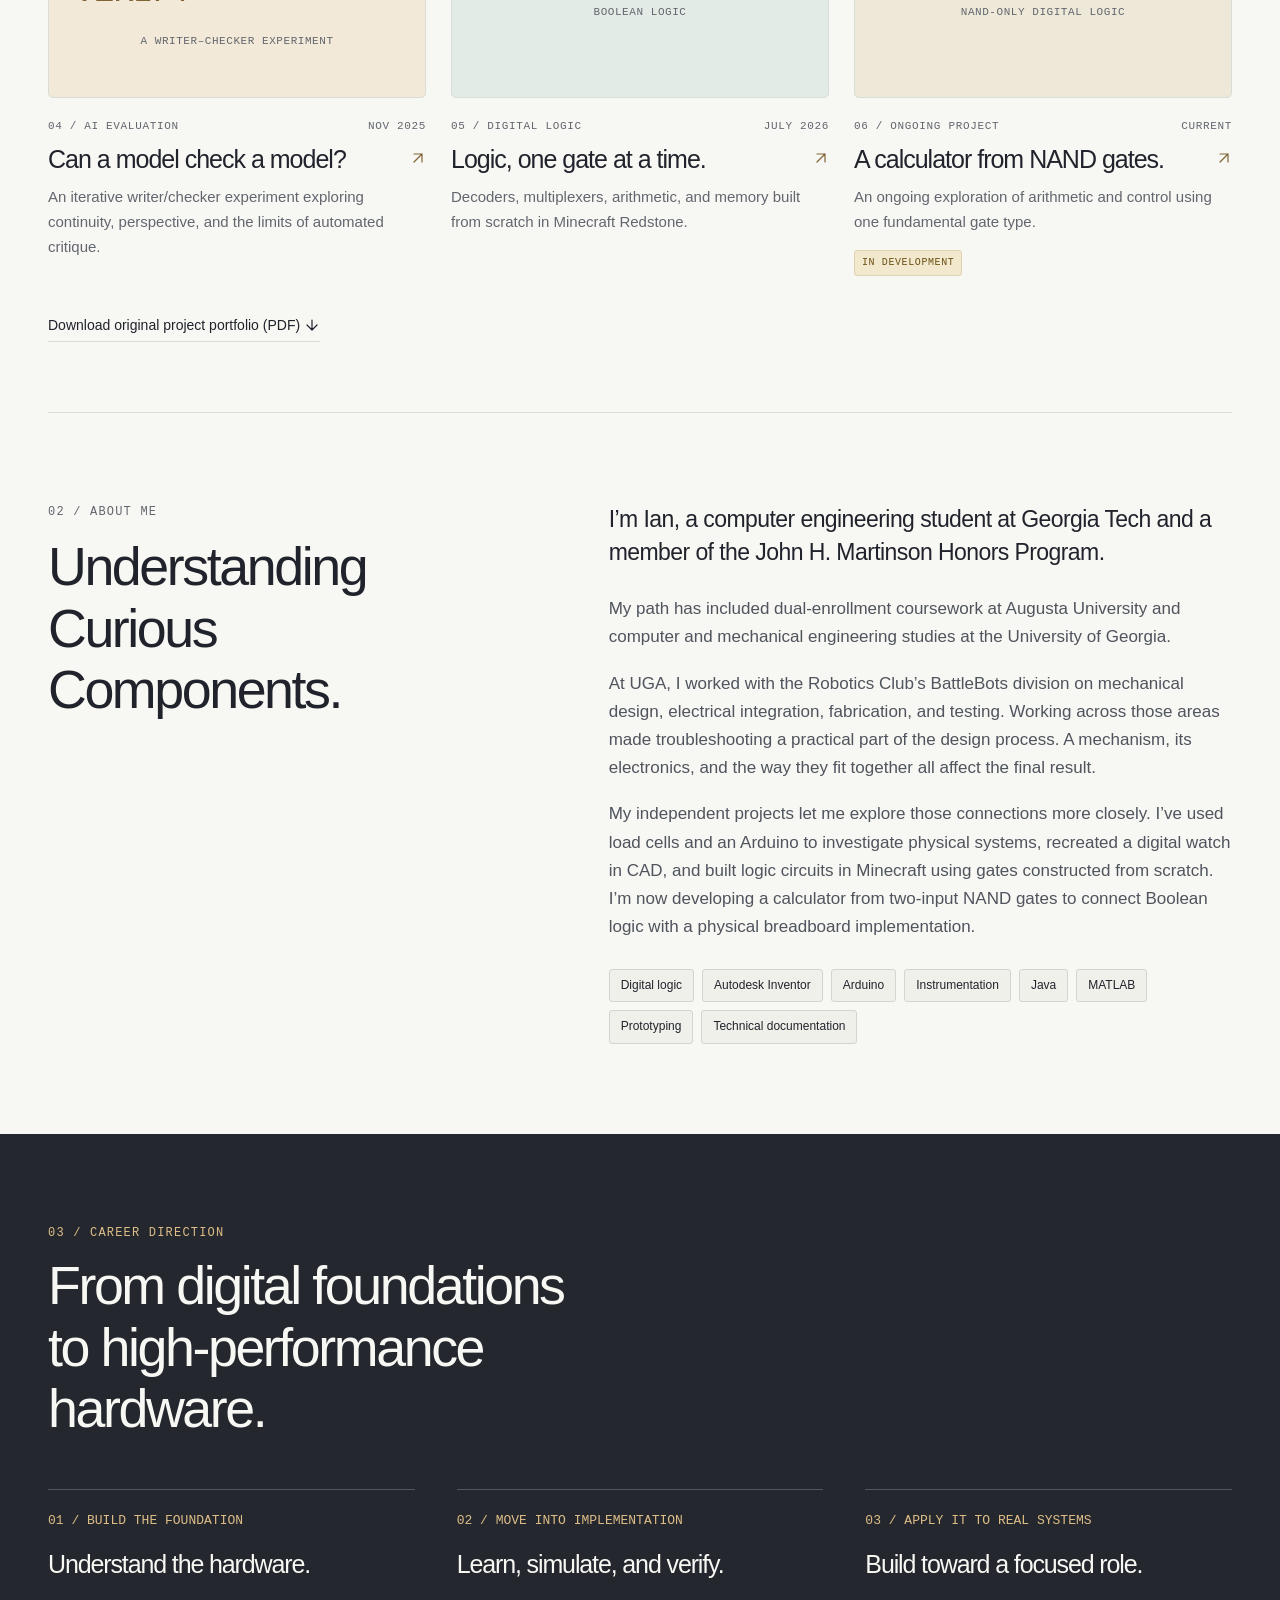
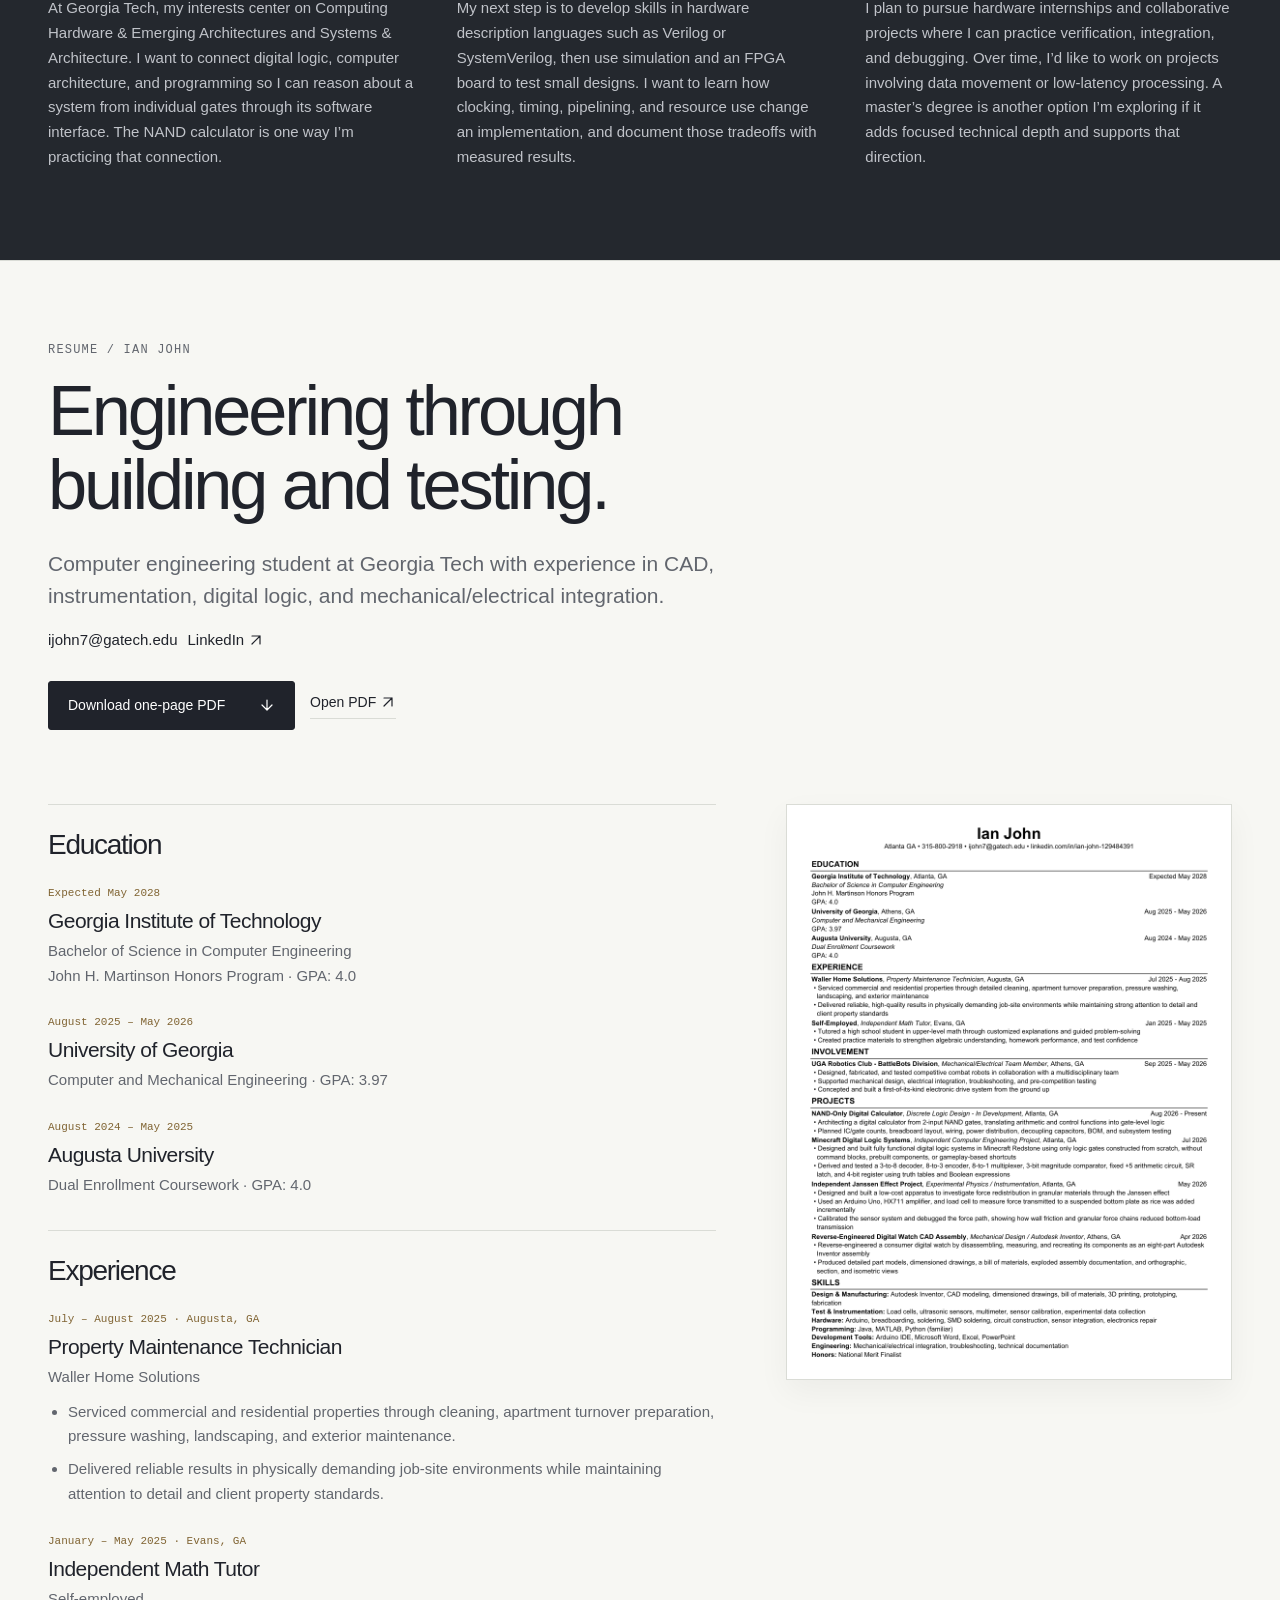
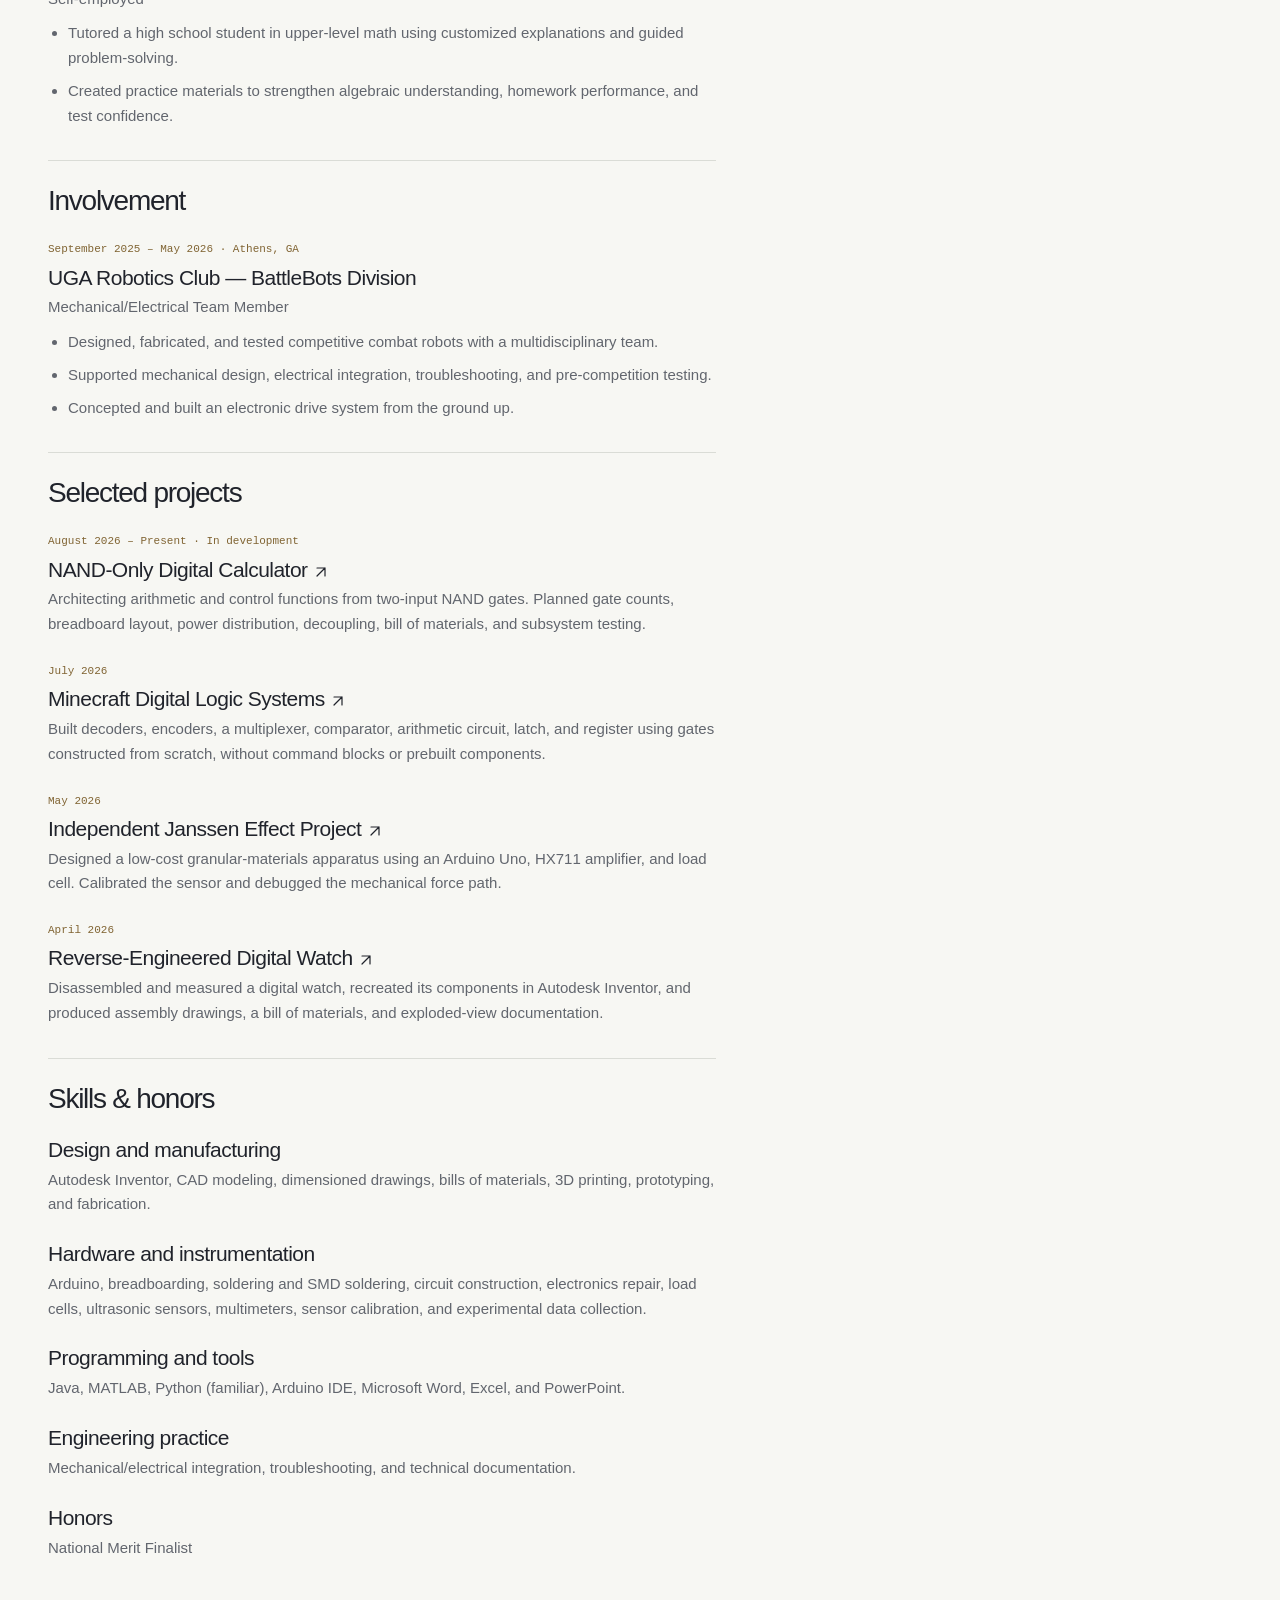
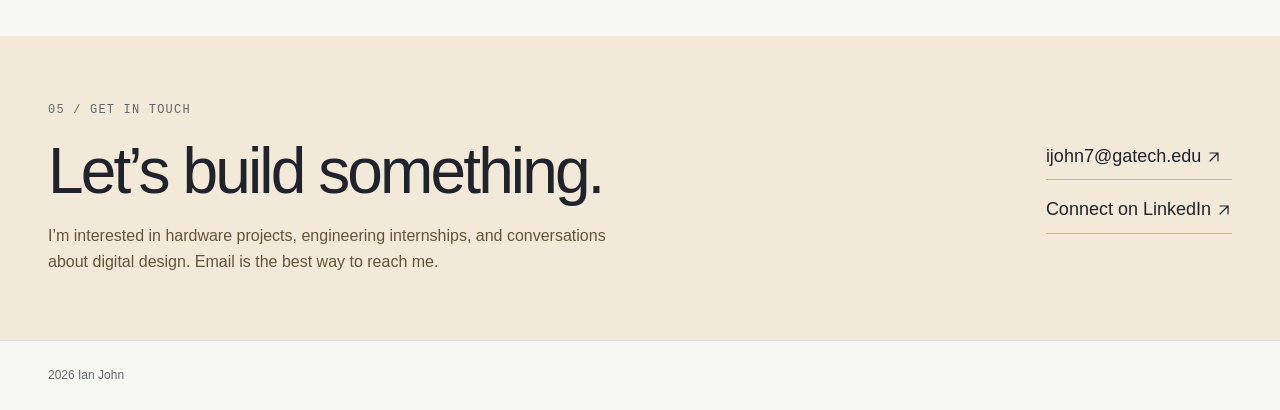
<file: watch.html>
<!doctype html>
<html lang="en"><head><meta charset="utf-8"><meta name="viewport" content="width=device-width,initial-scale=1"><title>Ian John | Portfolio</title><meta http-equiv="refresh" content="0;url=./index.html#project-watch"></head><body><p><a href="./index.html#project-watch">Continue to Ian John's portfolio</a></p><script>location.replace("./index.html#project-watch");</script></body></html>
</file>
<file: styles.css>
@charset "UTF-8";
:root{--paper:#f7f7f3;--white:#fff;--ink:#20232b;--muted:#62666e;--line:#dadcd6;--accent:#806433;--gold:#B39051;--gold-text:#8F713D;--gold-soft:#f2e9d8;--dark:#24282e;--radius:5px;--width:1220px}
*{box-sizing:border-box}html{scroll-behavior:smooth;scroll-padding-top:100px}body{margin:0;background:var(--paper);color:var(--ink);font-family:Arial,Helvetica,sans-serif;font-size:17px;line-height:1.65;-webkit-font-smoothing:antialiased}a{color:inherit;text-decoration:none}a,button{touch-action:manipulation}button{font:inherit}img,svg{max-width:100%;display:block}img{height:auto}h1,h2,h3,h4,p,figure{margin:0}h1,h2,h3,h4{line-height:1.14;letter-spacing:-.045em;font-weight:500}p+p{margin-top:1.1em}h2{font-size:clamp(35px,4.2vw,54px)}h3{font-size:27px}a:focus-visible,button:focus-visible,summary:focus-visible{outline:3px solid var(--accent);outline-offset:5px}::selection{background:#e8d7b8}.wrap{width:min(var(--width),calc(100% - 96px));margin:auto}.skip{position:fixed;left:16px;top:-100px;z-index:1000;background:var(--white);padding:12px}.skip:focus{top:12px}.site-header{position:sticky;top:0;z-index:20;background:rgba(247,247,243,.97);border-bottom:1px solid var(--line)}.header-inner{height:86px;display:flex;justify-content:space-between;align-items:center;gap:32px}.brand{display:flex;align-items:center;gap:12px;font-size:20px;font-weight:600;letter-spacing:-.04em}.monogram{display:grid;place-items:center;width:33px;height:33px;background:var(--ink);color:var(--paper);font-size:14px;letter-spacing:-.05em;border-radius:50%}.nav{display:flex;align-items:center;gap:30px;font-size:14px}.nav a{position:relative;padding:7px 0}.nav a:after{content:"";position:absolute;left:0;right:100%;bottom:1px;height:1px;background:var(--ink);transition:right .2s}.nav a:hover:after{right:0}.menu-toggle{display:none;background:none;border:1px solid var(--line);border-radius:3px;padding:6px 12px}.eyebrow{font-family:monospace;font-size:12px;letter-spacing:.1em;text-transform:uppercase;color:var(--muted);line-height:1.6}.eyebrow .dot{display:inline-block;width:7px;height:7px;border-radius:50%;background:var(--accent);margin-right:8px}.hero{display:grid;grid-template-columns:1.1fr 1fr;gap:55px;align-items:center;padding:84px 0 65px}.hero h1{font-size:clamp(48px,5.9vw,82px);line-height:1.04;letter-spacing:-.061em;margin:20px 0 26px}.hero h1 span{color:var(--gold-text)}.hero-copy>p{max-width:535px;font-size:17px;color:var(--muted)}.actions{display:flex;align-items:center;flex-wrap:wrap;gap:15px;margin-top:28px}.button{display:inline-flex;align-items:center;justify-content:space-between;gap:30px;padding:13px 19px;border:1px solid var(--ink);border-radius:3px;background:var(--ink);color:#fff;font-size:14px;line-height:1.5;transition:background .2s,transform .2s}.button:hover{background:var(--accent);border-color:var(--accent);transform:translateY(-1px)}.button.secondary{color:var(--ink);background:transparent;border-color:var(--line)}.button.secondary:hover{background:#ecebe6}.text-link{font-size:14px;border-bottom:1px solid var(--line);padding-bottom:4px}.text-link:hover{border-color:var(--accent);color:var(--accent)}.hero-art{position:relative;min-height:450px;background:#efede6;border:1px solid var(--line);border-radius:var(--radius);overflow:hidden;display:flex;flex-direction:column}.art-top,.art-bottom{display:flex;align-items:center;justify-content:space-between;font-family:monospace;font-size:10px;color:var(--muted);padding:18px 22px;letter-spacing:.04em}.art-top{border-bottom:1px solid rgba(0,0,0,.07)}.art-bottom{border-top:1px solid rgba(0,0,0,.07)}.hero-art .watch-view{height:340px;width:100%;mix-blend-mode:multiply;padding:20px 45px}.art-caption{position:absolute;right:18px;top:77px;font-family:monospace;font-size:10px;line-height:1.6;text-align:right;color:#777}.hero-meta{display:grid;grid-template-columns:1.2fr 1fr 1fr;padding:22px 0;gap:20px;border-top:1px solid var(--line);border-bottom:1px solid var(--line);font-size:13px}.hero-meta span{color:var(--muted)}.hero-meta div:last-child{text-align:right}.section{padding:90px 0}.section-head{display:flex;align-items:flex-end;justify-content:space-between;gap:32px;margin-bottom:36px}.section-head .eyebrow{margin-bottom:12px}.section-intro{max-width:420px;font-size:15px;color:var(--muted)}.project-grid{display:grid;grid-template-columns:repeat(3,1fr);gap:25px}.project-card{display:block;min-width:0}.card-image{height:240px;overflow:hidden;border:1px solid var(--line);border-radius:var(--radius);background:#eeede8}.card-image img{width:100%;height:100%;object-fit:cover;transition:transform .35s}.card-image .watch-view{width:100%;height:100%;mix-blend-mode:multiply;padding:18px}.project-card:hover .card-image img{transform:scale(1.025)}.card-meta{display:flex;align-items:center;justify-content:space-between;font-family:monospace;font-size:11px;letter-spacing:.06em;color:var(--muted);text-transform:uppercase;margin:19px 0 9px}.project-card h3{font-size:25px;letter-spacing:-.04em;display:flex;justify-content:space-between;gap:15px}.project-card h3 span{color:var(--accent);font-size:20px}.project-card p{font-size:15px;line-height:1.65;color:var(--muted);margin-top:12px}.more-work{margin-top:52px;border-top:1px solid var(--line)}.more-label{margin:25px 0 10px}.work-row{display:grid;grid-template-columns:45px 1fr 260px 30px;gap:20px;align-items:center;padding:23px 0;border-bottom:1px solid var(--line)}.work-row .num{font-family:monospace;font-size:12px;color:var(--muted)}.work-row h3{font-size:23px;letter-spacing:-.025em}.work-row .discipline{font-size:13px;color:var(--muted)}.work-row:hover h3{color:var(--accent)}.work-row .arrow{justify-self:end;color:var(--accent)}.status{font-family:monospace;font-size:10px;text-transform:uppercase;color:#6b5014;background:#f2e8cd;border:1px solid #e1d2b2;border-radius:3px;padding:4px 7px;letter-spacing:.06em;display:inline-block;vertical-align:middle}.section-break{border-top:1px solid var(--line)}.about-grid{display:grid;grid-template-columns:.85fr 1.15fr;gap:100px}.about-intro h2{margin:14px 0 30px;max-width:360px}.about-intro .big-quote{font-size:25px;letter-spacing:-.025em;line-height:1.35;color:var(--accent);max-width:360px}.body-copy p{font-size:17px;color:#4f545d}.body-copy .lead{font-size:23px;color:var(--ink);line-height:1.45;letter-spacing:-.025em;margin-bottom:25px}.skill-list{display:flex;flex-wrap:wrap;gap:8px;margin-top:28px}.skill-list span{border:1px solid #d3d4cf;border-radius:3px;padding:6px 11px;font-size:12px;background:#f0f0eb}.experience-list{margin-top:70px;display:grid;grid-template-columns:repeat(3,1fr);gap:35px}.experience-list article{padding-top:22px;border-top:1px solid var(--line)}.experience-list h3{font-size:21px;margin:10px 0 13px}.experience-list p{font-size:14px;color:var(--muted)}.goals{background:var(--dark);color:var(--paper)}.goals .eyebrow{color:#debd88}.goals .section-head{align-items:flex-start}.goals .section-intro{color:#babdc4;font-size:16px;max-width:480px}.goals h2{max-width:540px}.goal-grid{display:grid;grid-template-columns:repeat(3,1fr);gap:42px;margin-top:50px}.goal-step{border-top:1px solid #53565d;padding-top:20px}.step-number{font-family:monospace;font-size:13px;color:#debd88}.goal-step h3{font-size:25px;margin:18px 0}.goal-step p{font-size:15px;color:#c0c3c9}.goal-note{margin-top:35px;font-size:15px;color:#c0c3c9;max-width:850px}.resume-band{display:grid;grid-template-columns:1fr 1fr;gap:100px;align-items:center}.resume-band h2{margin:14px 0 25px}.resume-band p{color:var(--muted);font-size:16px}.education-item{border-top:1px solid var(--line);padding:20px 0}.education-item h3{font-size:20px;margin:8px 0}.education-item p{font-size:14px}.contact{background:var(--gold-soft);padding:65px 0}.contact-grid{display:flex;align-items:center;justify-content:space-between;gap:45px}.contact h2{font-size:clamp(38px,5vw,66px);margin:15px 0}.contact p{max-width:600px;font-size:16px;color:#62543c}.contact-links{display:flex;flex-direction:column;gap:15px;white-space:nowrap}.contact-links a{border-bottom:1px solid #c7b38c;padding-bottom:8px;font-size:18px}.contact-links a:hover{color:var(--accent)}.footer-inner{display:flex;justify-content:space-between;gap:25px;padding:25px 0;font-size:12px;color:var(--muted)}.project-hero{padding:55px 0 42px}.breadcrumb{font-size:13px;color:var(--muted);display:inline-block;margin-bottom:40px}.breadcrumb:hover{color:var(--accent)}.project-hero h1,.project-hero h2{font-size:clamp(42px,5.5vw,73px);max-width:950px;margin:14px 0 25px;line-height:1.06}.project-summary{font-size:21px;color:var(--muted);max-width:780px;line-height:1.55}.project-facts{display:grid;grid-template-columns:repeat(3,1fr);gap:25px;border-top:1px solid var(--line);border-bottom:1px solid var(--line);padding:20px 0;margin-top:35px;font-size:14px}.project-facts dt{font-family:monospace;font-size:11px;letter-spacing:.07em;text-transform:uppercase;color:var(--muted);margin-bottom:5px}.project-facts dd{margin:0}.feature-figure{margin:10px auto 55px}.feature-figure img{width:100%;max-height:640px;object-fit:contain;background:white;border:1px solid var(--line);border-radius:var(--radius)}figcaption{font-size:12px;color:var(--muted);margin-top:10px;line-height:1.6}.project-body{display:grid;grid-template-columns:240px 1fr;gap:70px;padding-bottom:65px}.project-aside{font-size:13px;color:var(--muted)}.project-aside .eyebrow{margin-bottom:15px}.project-aside a{display:block;margin:10px 0;line-height:1.5}.project-aside a:hover{color:var(--accent)}.article-copy{max-width:830px}.article-copy section+section{margin-top:38px}.article-copy h2,.article-copy h3{font-size:30px;letter-spacing:-.03em;margin-bottom:16px}.article-copy h4{font-size:23px;margin:24px 0 12px}.article-copy p,.article-copy li{font-size:17px;color:#4e535b}.article-copy ul,.article-copy ol{padding-left:23px}.article-copy li+li{margin-top:9px}.article-copy strong{font-weight:600;color:var(--ink)}.article-copy figure{margin:30px 0}.article-copy figure img{border:1px solid var(--line);border-radius:3px;width:100%;object-fit:contain;background:white}.image-pair{display:grid;grid-template-columns:1fr 1fr;gap:22px;margin:35px 0}.image-pair figure{margin:0}.image-pair img{height:280px!important;object-fit:cover!important}.image-pair.drawings img{object-fit:contain!important;background:#fff}.metrics{display:grid;grid-template-columns:repeat(3,1fr);gap:20px;padding:25px 0;border-top:1px solid var(--line);border-bottom:1px solid var(--line);margin:30px 0}.metrics strong{font-size:36px;font-weight:500;letter-spacing:-.045em;display:block;color:var(--accent)}.metrics span{font-size:12px;color:var(--muted)}.note{border-left:3px solid var(--accent);padding:18px 22px;background:#f2eadc;font-size:15px;color:#62543c;line-height:1.7;margin:26px 0}.next-project{border-top:1px solid var(--line);padding:35px 0 55px;display:flex;justify-content:space-between;align-items:center;gap:25px}.next-project h3{font-size:26px;margin-top:8px}.next-project>a{font-size:26px;color:var(--accent)}.flow{display:grid;grid-template-columns:1fr 1fr;gap:20px;background:#f2eadc;padding:26px;border:1px solid #d7c5a4;margin:30px 0}.flow article{padding:20px;background:#fcfaf6;border:1px solid #ddceb4}.flow span{font-family:monospace;color:var(--accent);font-size:12px}.flow h3{margin:10px 0;font-size:23px}.flow p{font-size:14px}.source-caption{font-size:12px!important;color:var(--muted)!important;margin-top:30px!important}.table-wrap{overflow-x:auto;margin:25px 0}table{border-collapse:collapse;width:100%;text-align:left;font-size:14px}th,td{padding:13px;border-bottom:1px solid var(--line);vertical-align:top}th{background:#edeee8;font-size:13px}td{color:#51565f}.resume-layout{display:grid;grid-template-columns:1.2fr .8fr;gap:70px;padding-bottom:80px}.resume-content section{border-top:1px solid var(--line);padding-top:24px;margin-top:32px}.resume-content h2,.resume-content h3{font-size:28px;margin-bottom:23px}.resume-content h4{font-size:21px;letter-spacing:-.025em;margin-bottom:6px}.resume-content article+article{margin-top:25px}.resume-content p,.resume-content li{font-size:15px;color:var(--muted)}.resume-content ul{padding-left:20px;margin:10px 0}.resume-content li+li{margin-top:8px}.resume-content .date{font-family:monospace;font-size:11px;color:var(--accent);margin-bottom:7px}.resume-preview{position:sticky;top:115px;align-self:start;margin-top:32px}.resume-preview img{box-shadow:0 12px 30px #0000000c;border:1px solid var(--line)}.resume-preview a{display:block}.resume-preview figcaption{text-align:center}.resume-contact{margin-top:15px;font-size:15px}.project-listing{padding-bottom:70px}.project-listing .project-grid{row-gap:45px}.project-listing .card-image.logic,.project-listing .card-image.llm,.project-listing .card-image.nand{display:flex;align-items:center;justify-content:center;flex-direction:column;padding:25px;gap:10px}.card-image .circuit-title{font-family:monospace;font-size:35px;letter-spacing:-.04em;color:var(--accent)}.card-image .circuit-label{font-family:monospace;font-size:11px;letter-spacing:.05em;color:var(--muted)}.card-image.nand{background:#eee8d9}.card-image.llm{background:var(--gold-soft)}.card-image.logic{background:#e3ebe6}.card-image.logic .circuit-title{color:#426455}.site-footer{border-top:1px solid var(--line)}
@media(min-width:1500px){.hero{padding-top:100px;padding-bottom:85px}.hero-art{min-height:480px}.hero-art .watch-view{height:370px}}
@media(max-width:1000px){.wrap{width:calc(100% - 56px)}.nav{gap:20px}.hero{gap:32px;padding-top:60px}.hero-art{min-height:400px}.hero-art .watch-view{height:300px;padding:20px}.art-caption{display:none}.project-grid{gap:20px}.card-image{height:205px}.project-card h3{font-size:22px}.about-grid{gap:55px}.experience-list{gap:25px}.resume-band{gap:50px}.project-body{grid-template-columns:170px 1fr;gap:40px}.resume-layout{gap:40px}.work-row{grid-template-columns:30px 1fr 220px 20px}}
@media(max-width:760px){.wrap{width:calc(100% - 40px)}.header-inner{height:70px}.menu-toggle{display:block;font-size:13px}.nav{display:none;position:absolute;top:70px;left:0;right:0;padding:16px 20px 25px;background:var(--paper);border-bottom:1px solid var(--line);flex-direction:column;align-items:stretch;gap:7px}.nav.is-open{display:flex}.nav a{padding:9px 0}.brand{font-size:19px}.hero{grid-template-columns:1fr;gap:35px;padding:45px 0 35px}.hero h1{font-size:clamp(47px,11.6vw,76px);margin-top:17px}.hero-copy>p{font-size:16px}.hero-art{min-height:350px;max-width:520px;width:100%;justify-self:center}.hero-art .watch-view{height:280px;padding:10px 35px}.art-top,.art-bottom{padding:14px 17px}.hero-meta{grid-template-columns:1fr;gap:7px;padding:18px 0}.hero-meta div:last-child{text-align:left}.section{padding:60px 0}.section-head{display:block;margin-bottom:28px}.section-intro{margin-top:20px;max-width:100%}.project-grid{grid-template-columns:1fr;gap:35px}.card-image{height:auto;aspect-ratio:1.5}.project-card h3{font-size:27px}.project-card p{font-size:16px}.card-meta{margin-top:16px}.more-work{margin-top:38px}.work-row{grid-template-columns:25px 1fr 22px;gap:13px;padding:20px 0}.work-row .discipline{grid-column:2;grid-row:2;font-size:12px}.work-row .arrow{grid-column:3;grid-row:1/3}.work-row h3{font-size:21px;line-height:1.25}.about-grid{grid-template-columns:1fr;gap:30px}.about-intro h2{max-width:100%;margin-bottom:20px}.about-intro .big-quote{max-width:100%;font-size:22px}.body-copy .lead{font-size:21px}.body-copy p{font-size:16px}.experience-list{grid-template-columns:1fr;margin-top:40px;gap:28px}.experience-list p{font-size:15px}.goal-grid{grid-template-columns:1fr;gap:30px;margin-top:32px}.goal-step h3{margin:10px 0 14px}.resume-band{grid-template-columns:1fr;gap:35px}.contact{padding:45px 0}.contact-grid{display:block}.contact-links{margin-top:30px;white-space:normal;align-items:flex-start;overflow-wrap:anywhere}.contact-links a{font-size:16px}.footer-inner{flex-direction:column;gap:8px;padding:25px 0}.project-hero{padding-top:30px}.breadcrumb{margin-bottom:30px}.project-hero h1,.project-hero h2{font-size:44px}.project-summary{font-size:19px}.project-facts{grid-template-columns:1fr;gap:15px}.feature-figure{margin-bottom:35px}.project-body{grid-template-columns:1fr;gap:30px}.project-aside{border-bottom:1px solid var(--line);padding-bottom:20px}.project-aside a{display:inline-block;margin-right:20px}.project-aside .eyebrow{margin-bottom:7px}.article-copy h2,.article-copy h3{font-size:28px}.article-copy p,.article-copy li{font-size:16px}.image-pair{grid-template-columns:1fr;gap:25px}.image-pair img{height:auto!important;max-height:440px}.metrics{gap:15px}.metrics strong{font-size:30px}.flow{grid-template-columns:1fr;padding:18px;gap:15px}.resume-layout{grid-template-columns:1fr;gap:20px}.resume-preview{position:static;max-width:500px;margin:20px auto}.next-project h3{font-size:24px}.resume-content section:first-child{margin-top:0}.project-listing{padding-top:10px}}
@media(prefers-reduced-motion:reduce){html{scroll-behavior:auto}*{transition:none!important}}

.inline-icon{display:inline-block;width:16px;height:16px;vertical-align:-3px;flex-shrink:0}.project-card h3>.inline-icon{margin-top:4px}.next-project>a>.inline-icon{width:28px;height:28px}.circuit-title>.inline-icon{width:30px;height:30px;vertical-align:-2px}

/* Single-page navigation, full resume, and project detail panels. */
.gt-logo{width:160px;height:auto;margin-left:auto;mix-blend-mode:multiply}
.hero-meta{align-items:center}
#projects .project-grid{row-gap:45px}
#projects .section-intro p{font-size:15px;color:var(--muted)}
#projects .section-intro p+p{margin-top:12px}
#projects .actions{margin-top:38px}
.project-status{margin-top:15px}
.resume-section{padding-top:45px}
.resume-section .project-hero{padding-top:35px}
.resume-section .resume-layout{padding-bottom:75px}
.resume-contact{display:flex;align-items:center;gap:10px;flex-wrap:wrap}
body:not(.is-editing-text) .is-empty-content,body:not(.is-editing-text) .is-empty-group{display:none}
.is-editing-text .is-empty-content{display:inline-block;min-width:30px;min-height:1em}
.has-open-project{overflow:hidden}
.project-dialog{padding:0;border:1px solid #d5cab5;border-radius:8px;width:min(1280px,calc(100% - 48px));max-width:none;max-height:calc(100dvh - 48px);background:var(--paper);color:var(--ink);overscroll-behavior:contain;box-shadow:0 20px 100px #0004}
.project-dialog::backdrop{background:#121820b8;backdrop-filter:blur(4px)}
.project-dialog-bar{position:sticky;top:0;z-index:30;display:flex;align-items:center;justify-content:space-between;gap:20px;padding:16px 32px;background:var(--paper);border-bottom:1px solid var(--line)}
.project-close{padding:8px 12px;border:1px solid #b4a58b;background:transparent;color:var(--ink);border-radius:3px;cursor:pointer;font-size:14px}
.project-close:hover{background:var(--gold-soft)}
.project-detail-content .wrap{width:calc(100% - 80px)}
.project-detail-content .project-hero{padding-top:28px}
.project-detail-content .breadcrumb{margin-bottom:24px}
.project-detail-content .project-hero h2{font-size:clamp(38px,5vw,67px)}
.project-detail-content [id]{scroll-margin-top:100px}
.has-portfolio-editor .project-dialog{padding-bottom:120px}
.project-dialog .portfolio-editor{z-index:100}
@media(max-width:760px){
 .gt-logo{width:145px;margin:12px 0 0}
 .hero-meta{gap:10px}
 .resume-section{padding-top:25px}
 .resume-section .project-hero{padding-top:30px}
 .project-dialog{width:calc(100% - 16px);max-height:calc(100dvh - 16px);border-radius:5px}
 .project-dialog-bar{padding:12px 16px}
 .project-dialog-bar .eyebrow{font-size:10px}
 .project-detail-content .wrap{width:calc(100% - 32px)}
 .project-detail-content .project-hero h2{font-size:36px}
 .has-portfolio-editor .project-dialog{padding-bottom:190px}
}
</file>
<file: editor.css>
[data-edit-key]{white-space:pre-wrap}
.hero h1>span[data-edit-key]{color:var(--ink)}
.hero h1>span:not([data-edit-key]){color:var(--gold-text)}
.project-card h3 span[data-edit-key]{font-size:inherit;color:inherit}
.has-portfolio-editor{padding-bottom:95px}
.portfolio-editor{position:fixed;z-index:100;bottom:20px;left:50%;transform:translateX(-50%);display:flex;align-items:center;justify-content:space-between;gap:25px;width:min(880px,calc(100% - 40px));padding:17px 20px;border:1px solid #d9c8a8;border-radius:8px;background:#fff;box-shadow:0 8px 40px #2e271b22;color:#28251f;font-family:Arial,Helvetica,sans-serif;font-size:14px;line-height:1.4}
.editor-copy{display:flex;flex-direction:column;gap:3px}.editor-copy strong{font-size:16px;font-weight:600}.editor-help{font-size:12px;color:#675b48}.editor-status{font-size:12px;color:#806433;max-width:560px}.editor-status:empty{display:none}.editor-status.is-error{color:#a12e30}.editor-controls{display:flex;align-items:center;gap:9px;flex-shrink:0}
.portfolio-editor button{border:1px solid #806433;background:#806433;color:#fff;border-radius:4px;min-height:42px;padding:9px 15px;font:inherit;cursor:pointer;white-space:nowrap}.portfolio-editor button:hover{background:#71572b}.portfolio-editor button:focus-visible{outline:3px solid #d2b880;outline-offset:3px}.portfolio-editor .editor-cancel{background:#fff;color:#61543e;border-color:#ded3bf}.portfolio-editor button:disabled{opacity:.45;cursor:default}.portfolio-editor button[hidden]{display:none}
.is-editing-text [data-edit-key]{cursor:text;border-radius:2px;outline:1px dashed #b3905180;outline-offset:3px;min-width:8px;min-height:1em}.is-editing-text [data-edit-key]:hover{background:#b3905125;outline-color:#a68143}.is-editing-text [data-edit-key]:focus{background:#f0deba66;outline:2px solid #a68143;outline-offset:4px}.is-editing-text a:has([data-edit-key]){cursor:text}.is-editing-text .project-card:hover .card-image img{transform:none}.is-editing-text .goals [data-edit-key]:focus{background:#a6814355;color:#fff}
@media(max-width:760px){.has-portfolio-editor{padding-bottom:180px}.portfolio-editor{bottom:12px;width:calc(100% - 24px);padding:13px 14px;flex-direction:column;align-items:stretch;gap:12px}.editor-controls{justify-content:flex-end}.editor-copy strong{font-size:15px}.portfolio-editor button{min-height:40px;font-size:13px}.editor-help,.editor-status{font-size:11px}}
</file>
